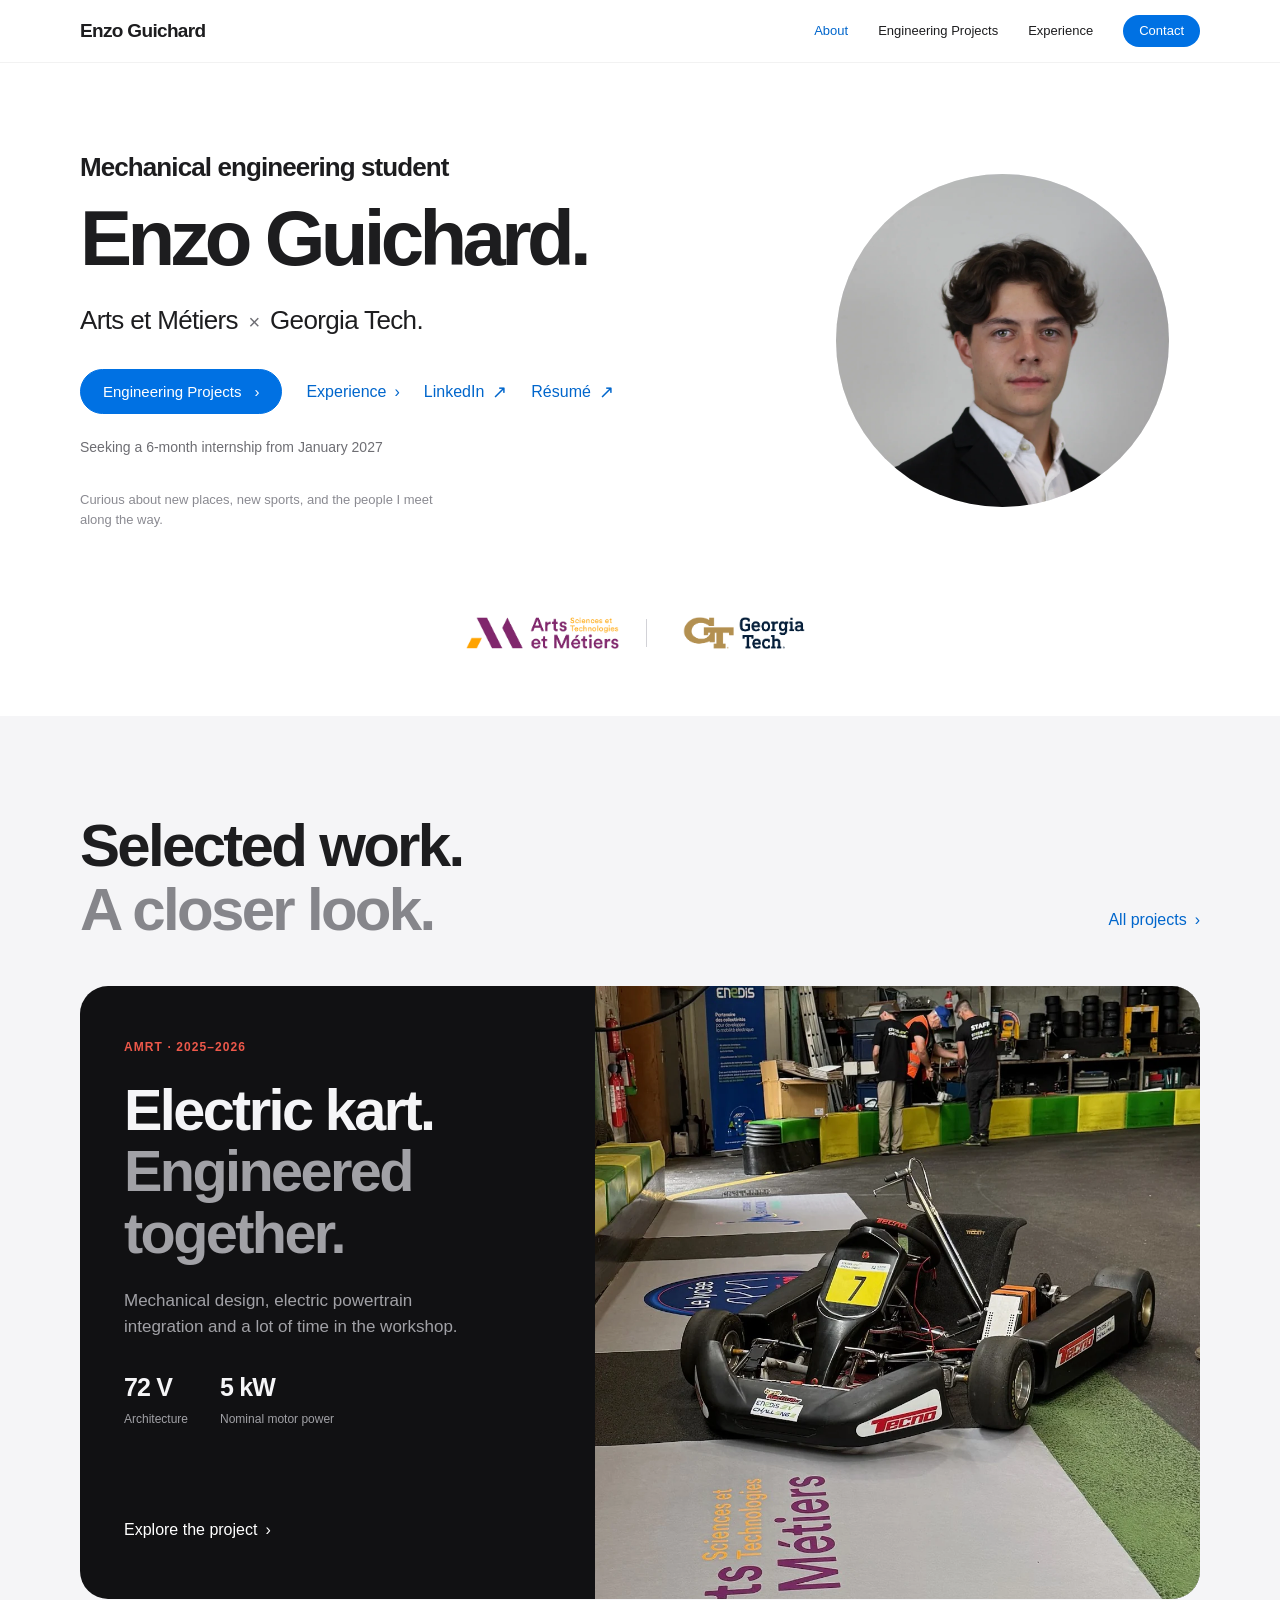
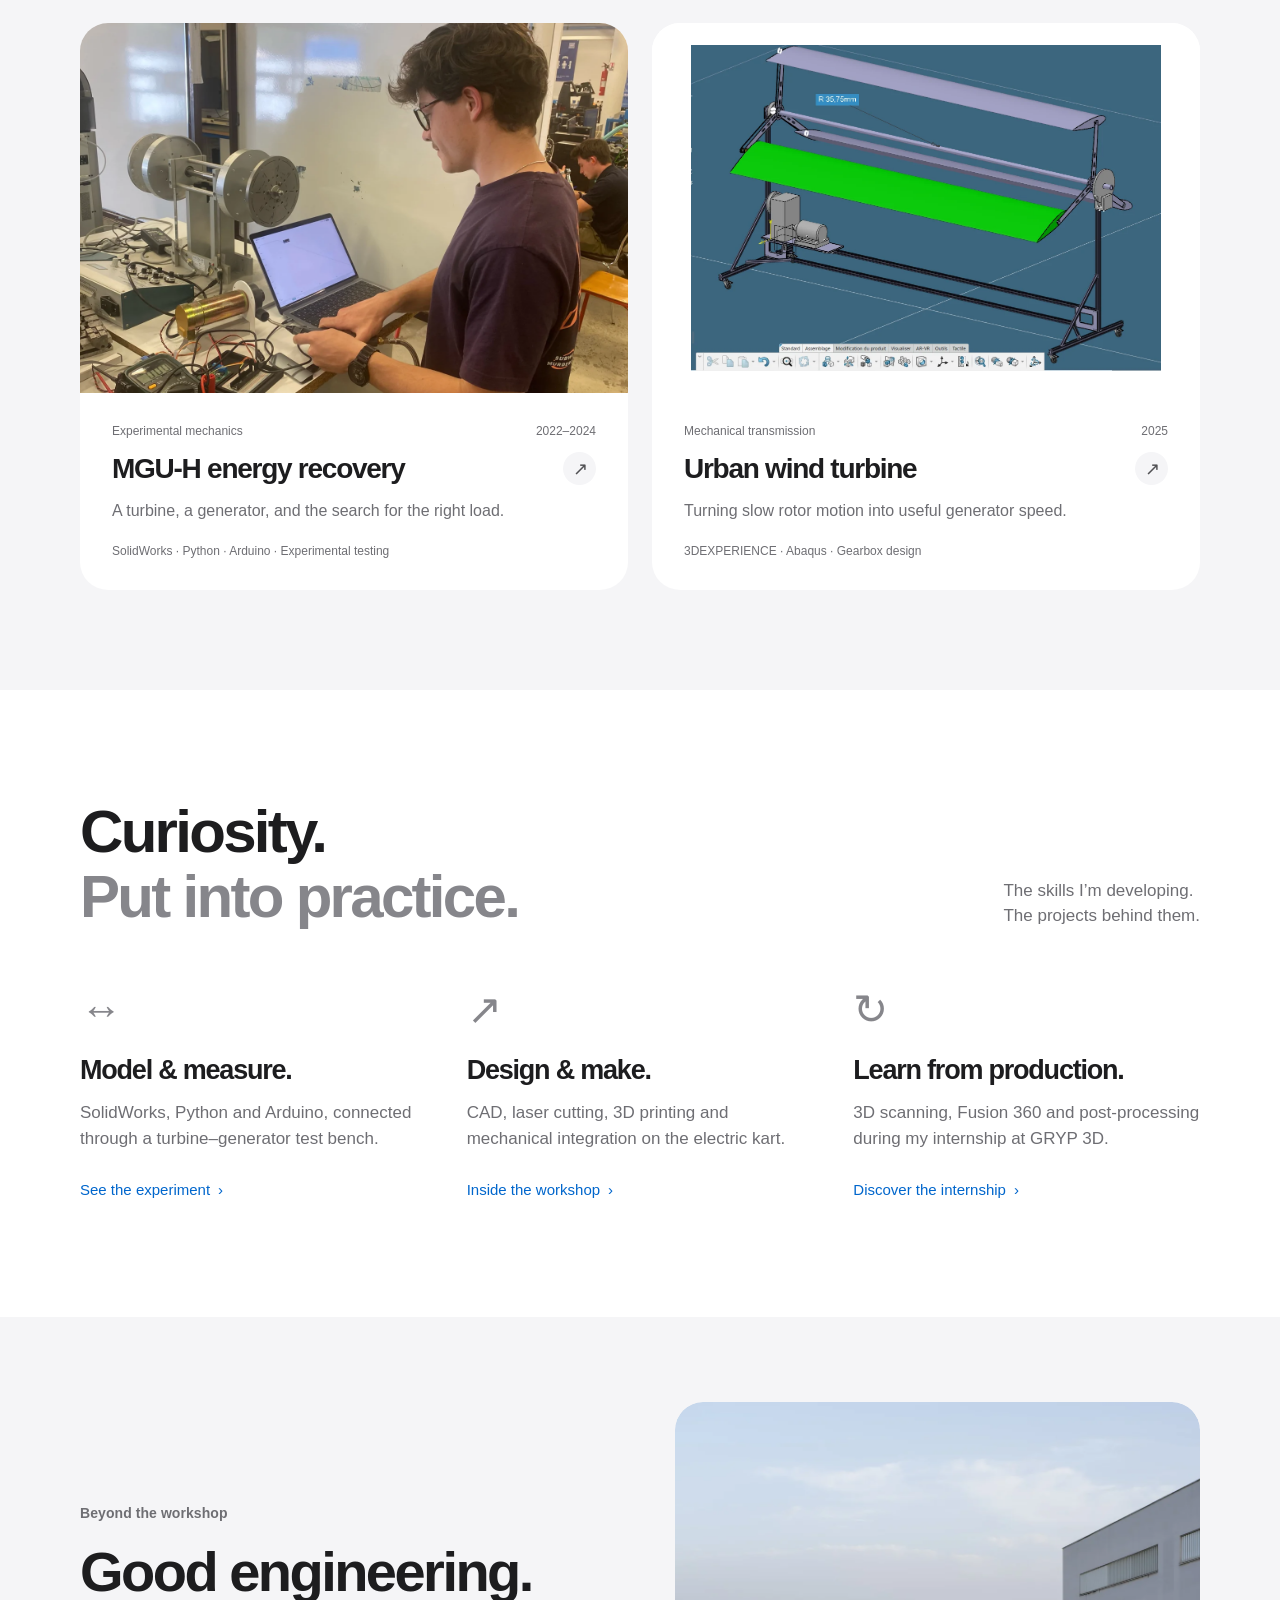
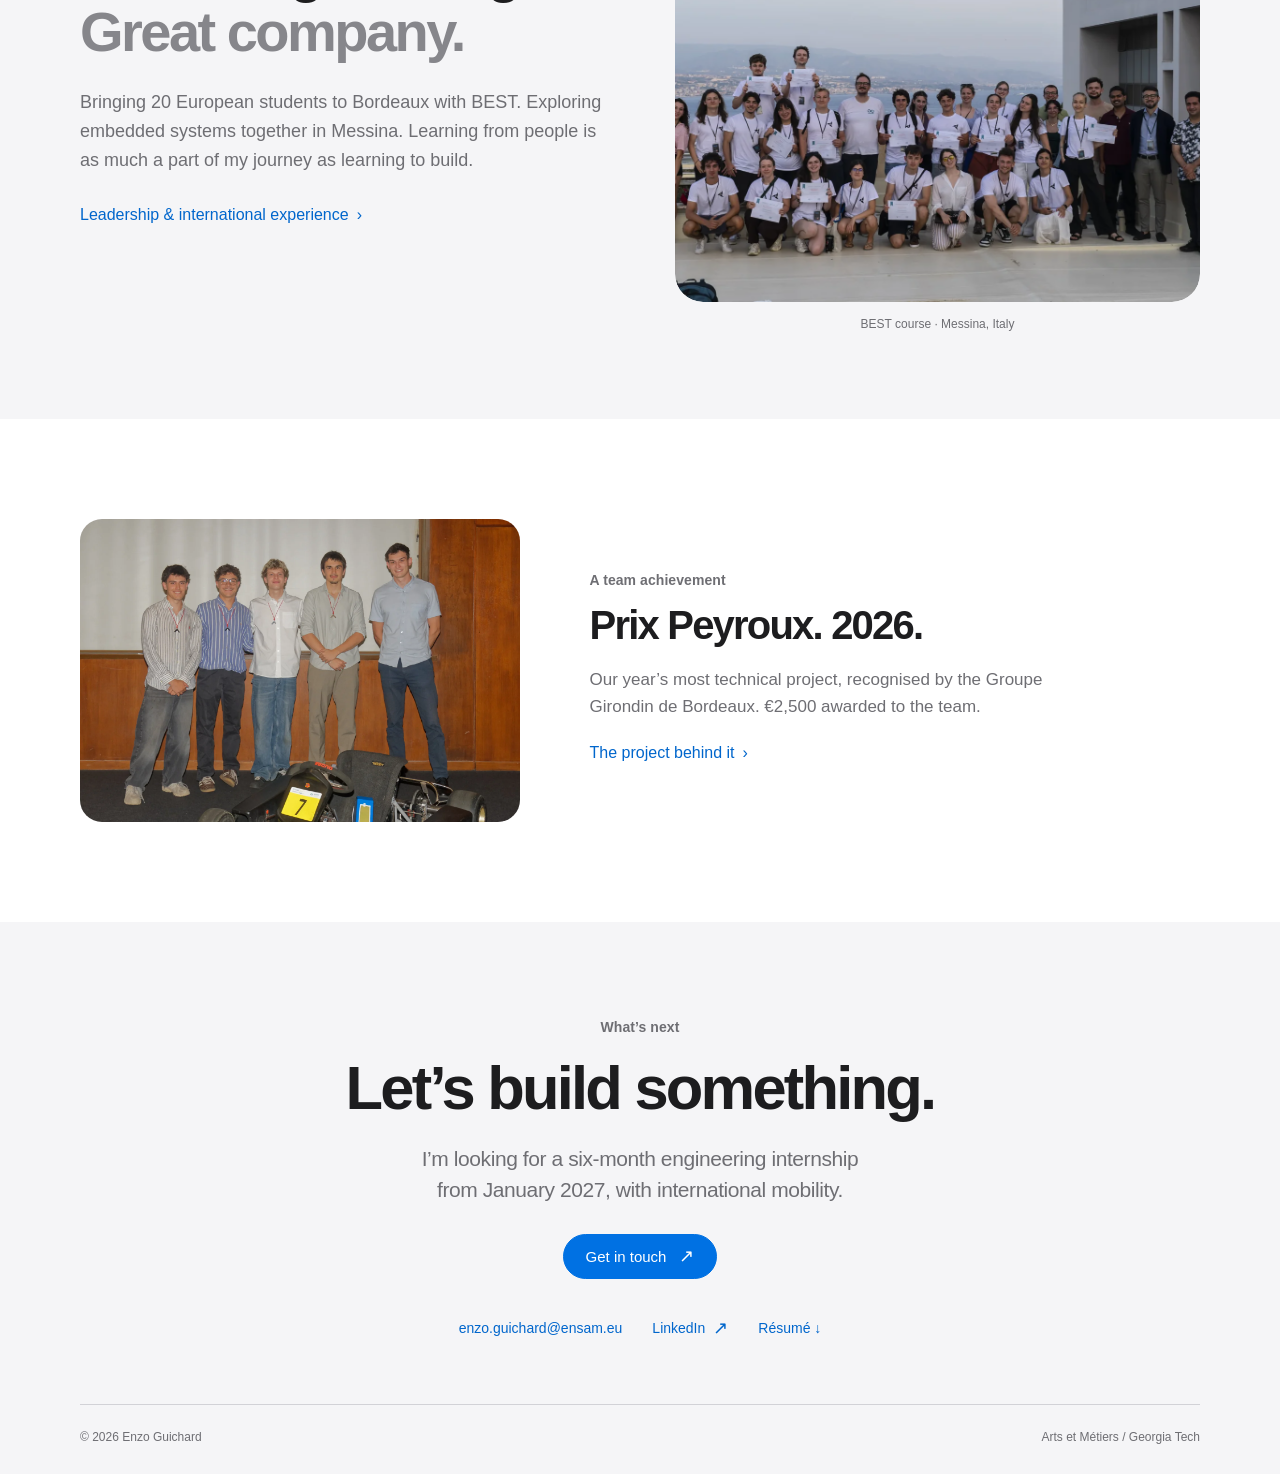
<file: index.html>
<!doctype html>
<html lang="en"><head><meta charset="utf-8"><meta name="viewport" content="width=device-width, initial-scale=1"><meta name="description" content="Mechanical engineering student in the Arts et Métiers / Georgia Tech double-degree programme. Projects, experience and a six-month internship search from January 2027."><meta name="theme-color" content="#ffffff"><meta property="og:type" content="website"><meta property="og:title" content="Enzo Guichard — Mechanical Engineering"><meta property="og:description" content="Mechanical engineering student in the Arts et Métiers / Georgia Tech double-degree programme. Projects, experience and a six-month internship search from January 2027."><title>Enzo Guichard — Mechanical Engineering</title><link rel="icon" href="assets/favicon.svg" type="image/svg+xml"><link rel="stylesheet" href="assets/style.css"><script src="assets/site.js" defer></script></head><body class="home-page"><a class="skip" href="#main">Skip to content</a><header class="nav"><div class="shell nav-inner"><a class="brand" href="./" aria-label="Enzo Guichard — home">Enzo Guichard</a><button class="menu-toggle" type="button" data-menu-button aria-expanded="false" aria-controls="navigation">Menu +</button><nav class="nav-links" id="navigation" data-menu aria-label="Main navigation"><a href="./" aria-current="page">About</a><a href="projects/">Engineering Projects</a><a href="experience/">Experience</a><a href="#contact" class="nav-contact">Contact</a></nav></div></header><main id="main">
<section class="hero shell" aria-labelledby="intro-title">
  <figure class="portrait-wrap" data-intro><img src="assets/images/portrait.webp" srcset="assets/images/portrait-800.webp 800w, assets/images/portrait.webp 1600w" sizes="(max-width:760px) 100vw, (max-width:1200px) 70vw, 1100px" width="1600" height="1167" alt="Portrait of Enzo Guichard" loading="eager" decoding="async" fetchpriority="high" class=""></figure>
  <div class="hero-copy">
    <p class="eyebrow" data-intro>Mechanical engineering student</p>
    <h1 id="intro-title" data-intro>Enzo Guichard.</h1>
    <p class="hero-intro" data-intro>Arts et Métiers <span class="degree-cross" aria-label="and">×</span> Georgia Tech.</p>
    <div class="hero-actions" data-intro>
      <a class="button primary" href="projects/">Engineering Projects <span aria-hidden="true">›</span></a>
      <a class="text-link" href="experience/">Experience <span aria-hidden="true">›</span></a>
      <a class="text-link" href="https://www.linkedin.com/in/enzo-guichard-087701239/" target="_blank" rel="noopener noreferrer">LinkedIn <span class="arrow" aria-hidden="true">↗</span></a>
      <a class="text-link" href="assets/documents/enzo-guichard-resume.pdf" target="_blank" rel="noopener">Résumé <span class="arrow" aria-hidden="true">↗</span></a>
    </div>
    <p class="hero-availability" data-intro>Seeking a 6-month internship from January 2027</p>
    <p class="hero-personal" data-intro>Curious about new places, new sports, and the people I meet along the way.</p>

  </div>
  <div class="schools" aria-label="Double-degree programme" data-intro>
    <img src="assets/identity/arts-et-metiers.png" alt="Arts et Métiers" width="322" height="84">
    <span class="school-divider" aria-hidden="true"></span>
    <img class="gt-logo" src="assets/identity/georgia-tech.png" alt="Georgia Tech" width="750" height="266">
  </div>
</section>
<section class="work-section" id="work">
  <div class="shell">
    <div class="section-head" data-reveal><h2>Selected work.<br><span>A closer look.</span></h2><a class="text-link" href="projects/">All projects <span aria-hidden="true">›</span></a></div>
    <article class="project-feature" data-reveal>
      <div class="project-feature-copy">
        <p class="racing-label">AMRT · 2025–2026</p>
        <h3>Electric kart.<br><span>Engineered<br>together.</span></h3>
        <p>Mechanical design, electric powertrain integration and a lot of time in the workshop.</p>
        <div class="feature-specs"><span><strong>72 V</strong> Architecture</span><span><strong>5 kW</strong> Nominal motor power</span></div>
        <a class="text-link" href="projects/electric-kart/">Explore the project <span aria-hidden="true">›</span></a>
      </div>
      <a class="project-photo" href="projects/electric-kart/" aria-label="Explore the electric kart project"><img src="assets/images/kart-paddock.webp" srcset="assets/images/kart-paddock-800.webp 790w, assets/images/kart-paddock.webp 1081w" sizes="(max-width:760px) 100vw, (max-width:1200px) 70vw, 1100px" width="1081" height="1095" alt="The team’s number 7 electric kart at the ENEDIS EV Challenge venue" loading="lazy" decoding="async" class=""></a>
    </article>
    <div class="project-pair"><article class="project-tile" data-reveal><a class="project-photo" href="projects/mgu-h-energy-recovery/" aria-label="Explore MGU-H energy recovery"><img src="assets/images/mgu.webp" srcset="assets/images/mgu-800.webp 800w, assets/images/mgu.webp 1600w" sizes="(max-width:760px) 100vw, (max-width:1200px) 70vw, 1100px" width="1600" height="900" alt="Enzo working at the turbine and generator test bench" loading="lazy" decoding="async" class=""></a><div class="tile-caption"><div class="project-id"><span>Experimental mechanics</span><span>2022–2024</span></div><h3><a href="projects/mgu-h-energy-recovery/">MGU-H energy recovery</a><span class="arrow" aria-hidden="true">↗</span></h3><p>A turbine, a generator, and the search for the right load.</p><p class="project-tags">SolidWorks · Python · Arduino · Experimental testing</p></div></article><article class="project-tile" data-reveal><a class="project-photo contain" href="projects/urban-wind-turbine/" aria-label="Explore Urban wind turbine"><img src="assets/images/wind-whole.webp" width="1186" height="825" alt="CAD model of the complete wind turbine and its drivetrain" loading="lazy" decoding="async" class=""></a><div class="tile-caption"><div class="project-id"><span>Mechanical transmission</span><span>2025</span></div><h3><a href="projects/urban-wind-turbine/">Urban wind turbine</a><span class="arrow" aria-hidden="true">↗</span></h3><p>Turning slow rotor motion into useful generator speed.</p><p class="project-tags">3DEXPERIENCE · Abaqus · Gearbox design</p></div></article></div>
  </div>
</section>
<section class="method shell">
  <div class="section-head" data-reveal><h2>Curiosity.<br><span>Put into practice.</span></h2><p>The skills I’m developing.<br>The projects behind them.</p></div>
  <div class="skill-list">
    <a class="skill-row" href="projects/mgu-h-energy-recovery/" data-reveal><span class="skill-symbol" aria-hidden="true">↔</span><h3>Model & measure.</h3><p>SolidWorks, Python and Arduino, connected through a turbine–generator test bench.</p><span class="text-link">See the experiment <span aria-hidden="true">›</span></span></a>
    <a class="skill-row" href="projects/electric-kart/#fabrication" data-reveal><span class="skill-symbol" aria-hidden="true">↗</span><h3>Design & make.</h3><p>CAD, laser cutting, 3D printing and mechanical integration on the electric kart.</p><span class="text-link">Inside the workshop <span aria-hidden="true">›</span></span></a>
    <a class="skill-row" href="projects/gryp-additive-manufacturing/" data-reveal><span class="skill-symbol" aria-hidden="true">↻</span><h3>Learn from production.</h3><p>3D scanning, Fusion 360 and post-processing during my internship at GRYP 3D.</p><span class="text-link">Discover the internship <span aria-hidden="true">›</span></span></a>
  </div>
</section>
<section class="people-section">
  <div class="shell international">
    <div class="international-copy" data-reveal><p class="eyebrow">Beyond the workshop</p><h2>Good engineering.<br><span>Great company.</span></h2><p>Bringing 20 European students to Bordeaux with BEST. Exploring embedded systems together in Messina. Learning from people is as much a part of my journey as learning to build.</p><a class="text-link" href="experience/#leadership">Leadership & international experience <span aria-hidden="true">›</span></a></div>
    <figure class="international-photo" data-reveal><div class="international-photo-frame"><img src="assets/images/messina.webp" srcset="assets/images/messina-800.webp 800w, assets/images/messina.webp 1600w" sizes="(max-width:760px) 100vw, (max-width:1200px) 70vw, 1100px" width="1600" height="1067" alt="Students taking part in the BEST course in Messina" loading="lazy" decoding="async" class=""></div><figcaption>BEST course · Messina, Italy</figcaption></figure>
  </div>
</section>
<section class="shell award-strip" data-reveal>
  <img src="assets/images/award.webp" width="1600" height="1066" alt="The K’ART team with its kart at the Prix Peyroux ceremony" loading="lazy" decoding="async" class="">
  <div><p class="eyebrow">A team achievement</p><h2>Prix Peyroux. 2026.</h2><p>Our year’s most technical project, recognised by the Groupe Girondin de Bordeaux. €2,500 awarded to the team.</p><a class="text-link" href="projects/electric-kart/#recognition">The project behind it <span aria-hidden="true">›</span></a></div>
</section>
</main><section class="contact" id="contact" aria-labelledby="contact-title"><div class="shell contact-inner" data-reveal><p class="eyebrow">What’s next</p><h2 id="contact-title">Let’s build something.</h2><p>I’m looking for a six-month engineering internship<br class="desktop-break"> from January 2027, with international mobility.</p><a class="button primary" href="mailto:enzo.guichard@ensam.eu">Get in touch <span class="arrow" aria-hidden="true">↗</span></a><div class="contact-links"><a class="text-link" href="mailto:enzo.guichard@ensam.eu">enzo.guichard@ensam.eu</a><a class="text-link" href="https://www.linkedin.com/in/enzo-guichard-087701239/" target="_blank" rel="noopener noreferrer">LinkedIn <span class="arrow" aria-hidden="true">↗</span></a><a class="text-link" href="assets/documents/enzo-guichard-resume.pdf" download="Enzo-Guichard-Resume.pdf">Résumé ↓</a></div></div></section><footer class="footer"><div class="shell footer-inner"><span>© 2026 Enzo Guichard</span><span>Arts et Métiers / Georgia Tech</span></div></footer></body></html>
</file>
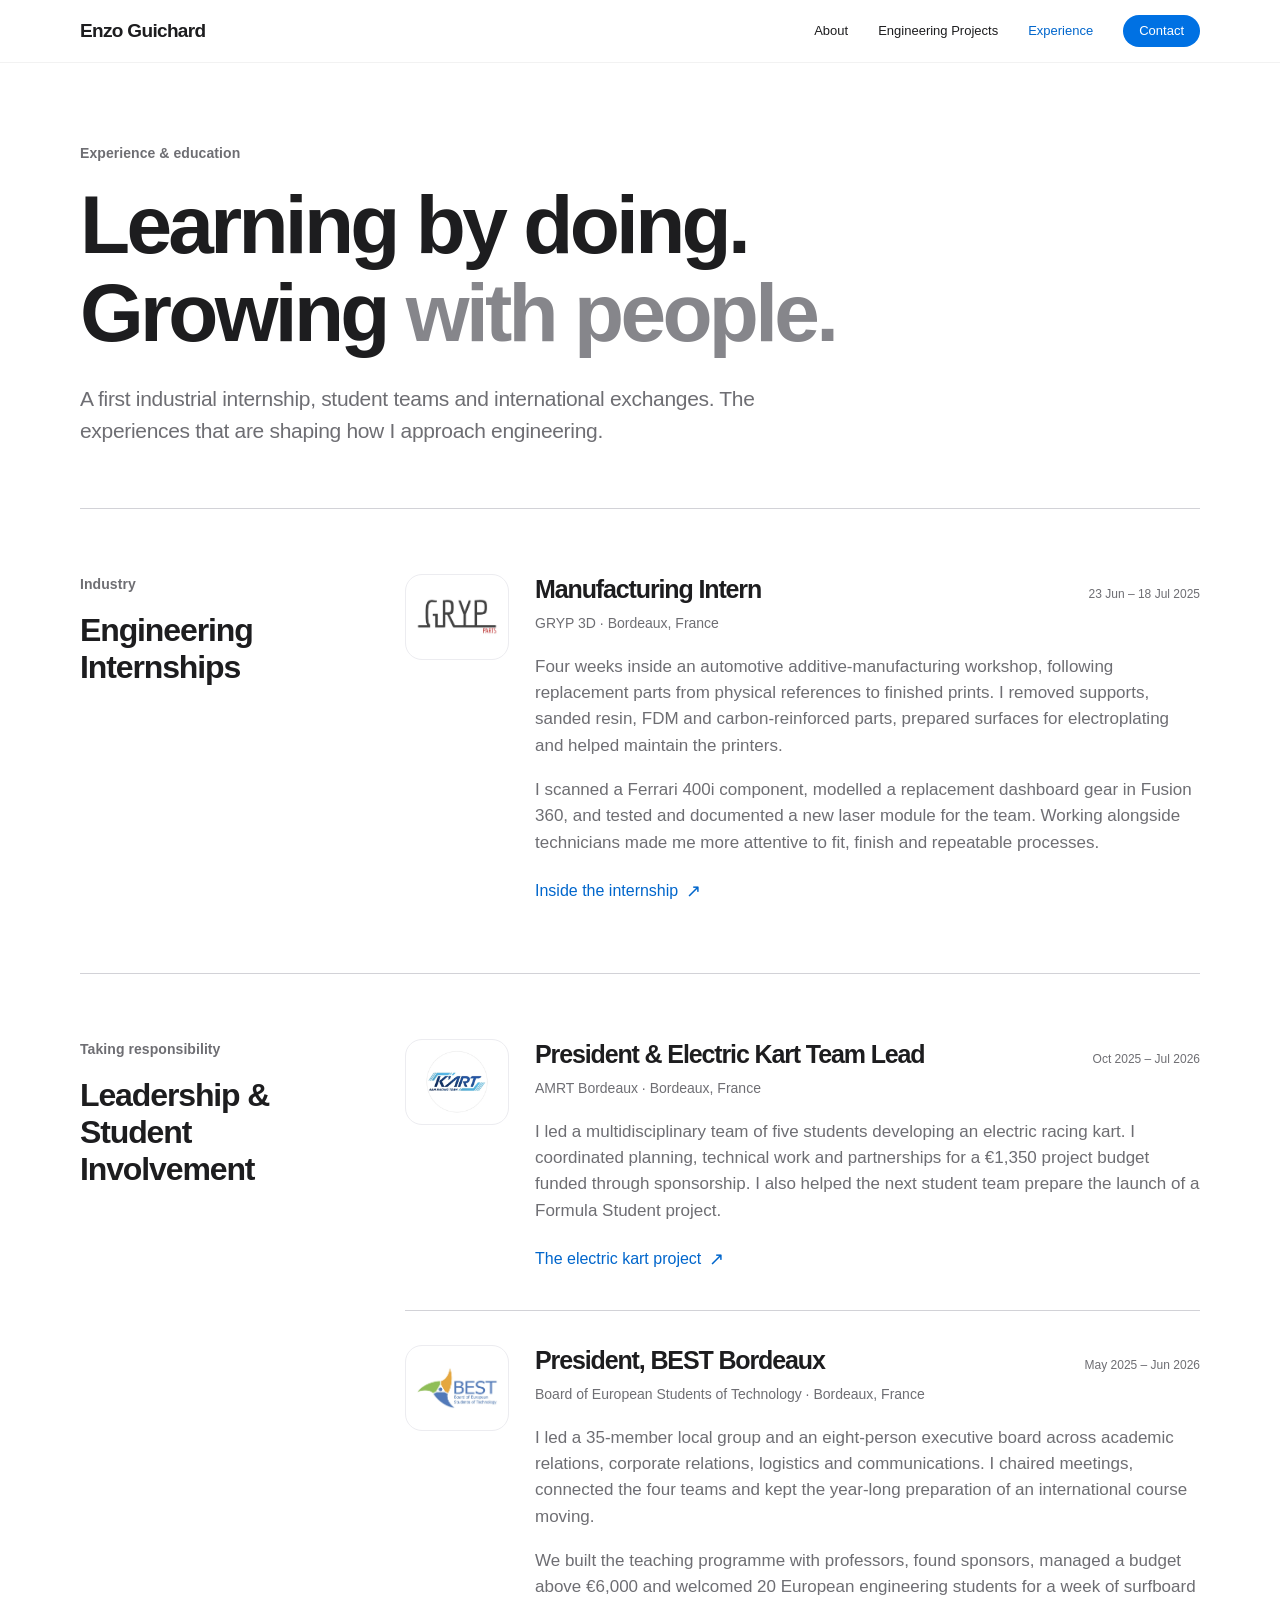
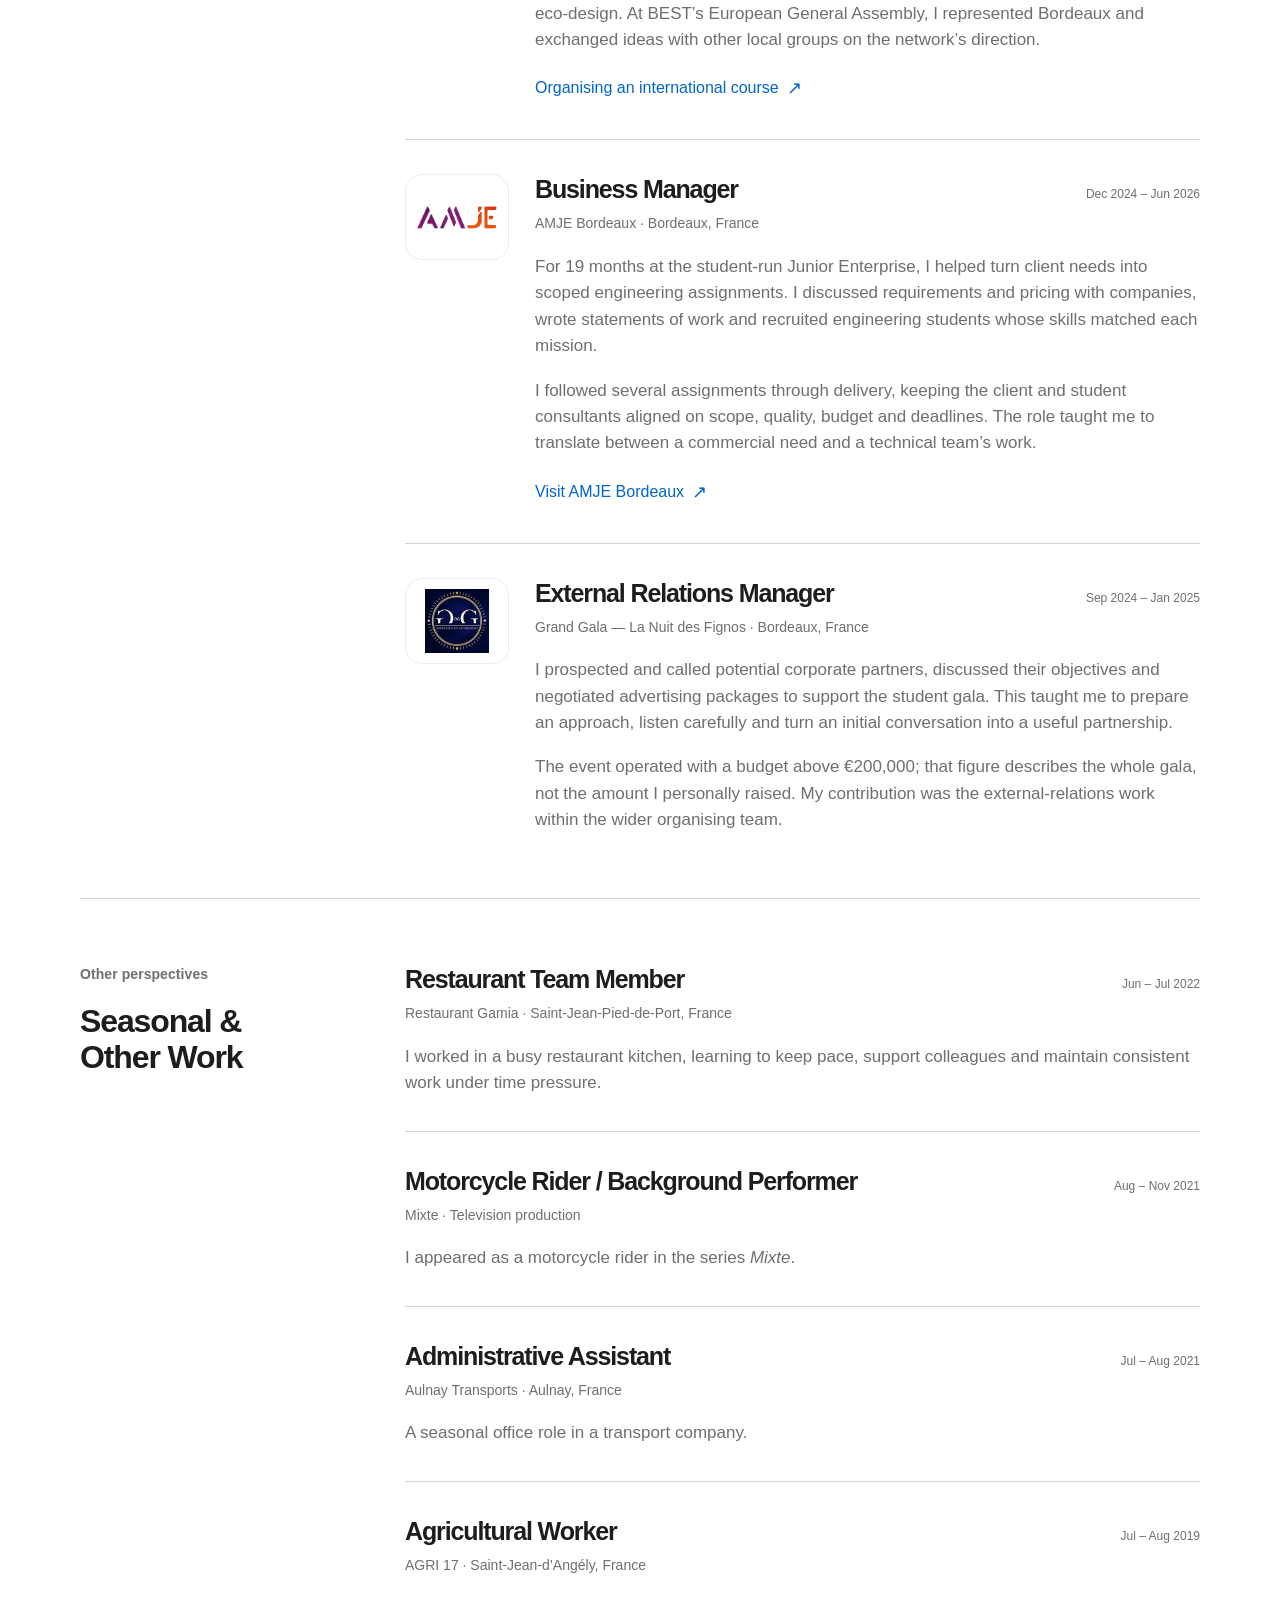
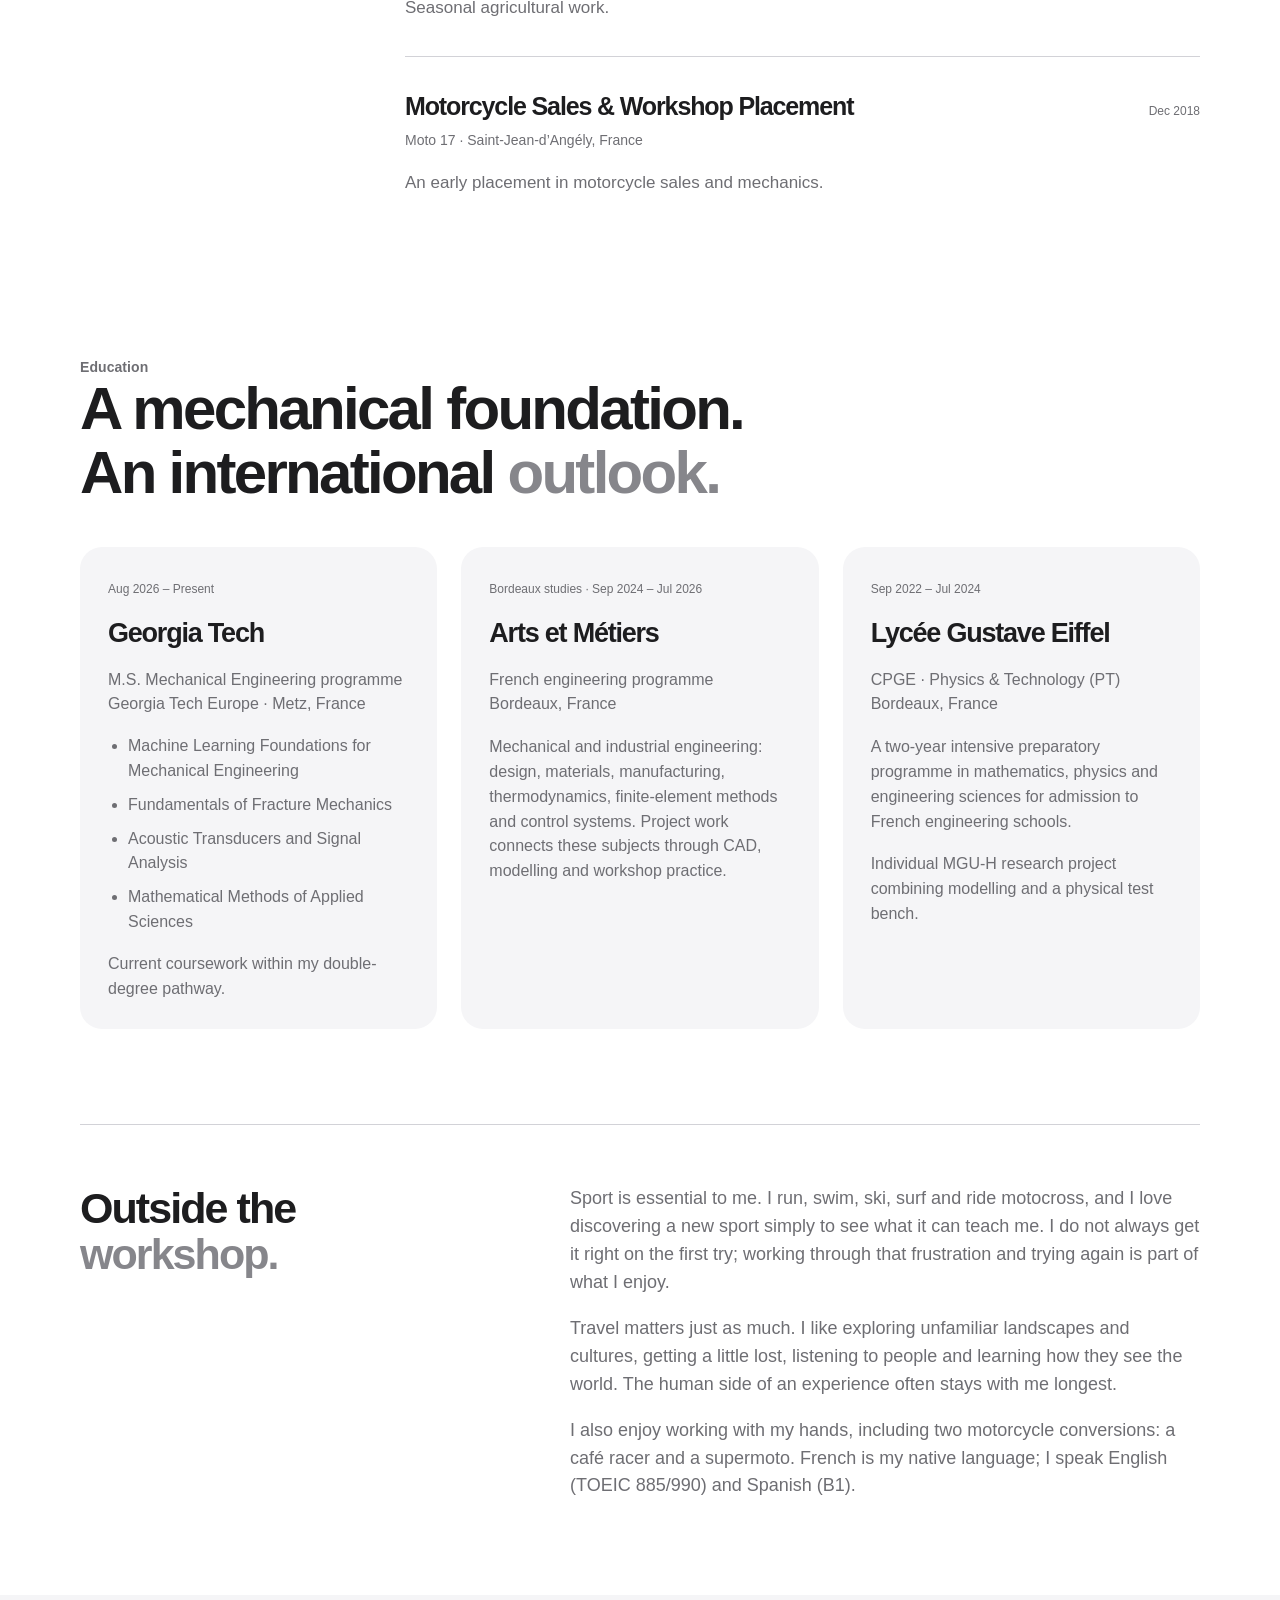
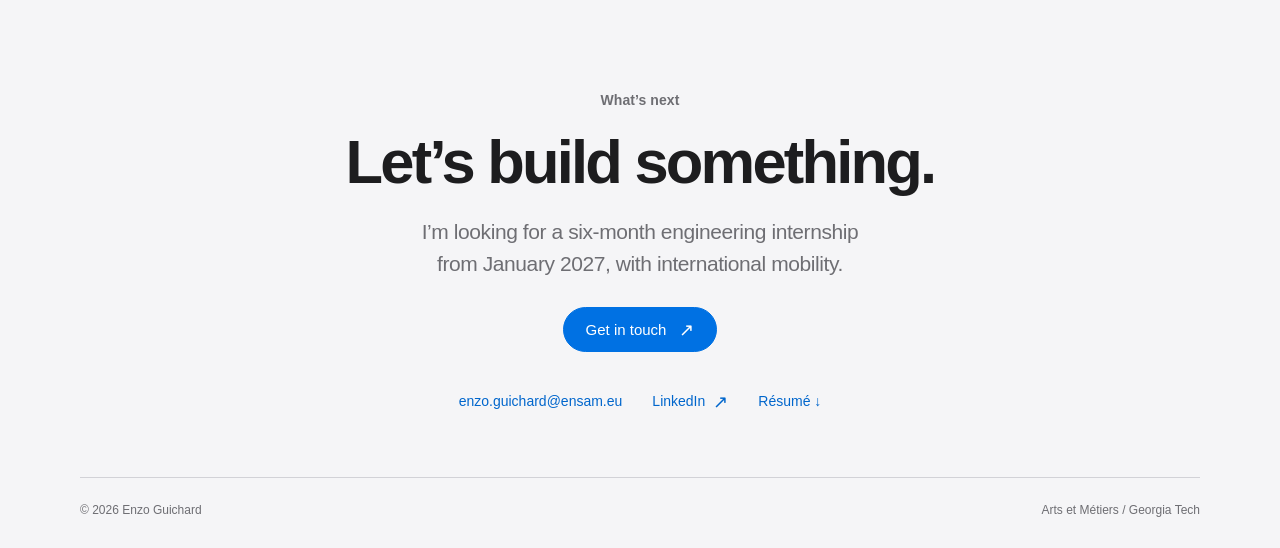
<file: experience/index.html>
<!doctype html>
<html lang="en"><head><meta charset="utf-8"><meta name="viewport" content="width=device-width, initial-scale=1"><meta name="description" content="Engineering internship at GRYP 3D, student leadership at AMRT and BEST, client projects at AMJE and international engineering studies."><meta name="theme-color" content="#ffffff"><meta property="og:type" content="website"><meta property="og:title" content="Experience &amp; Education — Enzo Guichard"><meta property="og:description" content="Engineering internship at GRYP 3D, student leadership at AMRT and BEST, client projects at AMJE and international engineering studies."><title>Experience &amp; Education — Enzo Guichard</title><link rel="icon" href="../assets/favicon.svg" type="image/svg+xml"><link rel="stylesheet" href="../assets/style.css"><script src="../assets/site.js" defer></script></head><body class=""><a class="skip" href="#main">Skip to content</a><header class="nav"><div class="shell nav-inner"><a class="brand" href="../" aria-label="Enzo Guichard — home">Enzo Guichard</a><button class="menu-toggle" type="button" data-menu-button aria-expanded="false" aria-controls="navigation">Menu +</button><nav class="nav-links" id="navigation" data-menu aria-label="Main navigation"><a href="../">About</a><a href="../projects/">Engineering Projects</a><a href="../experience/" aria-current="page">Experience</a><a href="#contact" class="nav-contact">Contact</a></nav></div></header><main id="main"><section class="page-hero shell"><p class="eyebrow accent">Experience & education</p><h1>Learning by doing.<br>Growing <span class="serif">with people.</span></h1><p class="page-lede">A first industrial internship, student teams and international exchanges. The experiences that are shaping how I approach engineering.</p></section>
<div class="shell">
<section class="experience-section" id="internships"><div class="experience-label"><p class="eyebrow">Industry</p><h2>Engineering<br>Internships</h2></div><div><article class="experience-entry has-logo"><div class="entry-logo"><img src="../assets/identity/gryp-experience.webp" width="389" height="175" alt="GRYP Parts logo" loading="lazy"></div><div class="entry-top"><h3>Manufacturing Intern</h3><span class="entry-date">23 Jun – 18 Jul 2025</span></div><div class="entry-org">GRYP 3D · Bordeaux, France</div><p>Four weeks inside an automotive additive-manufacturing workshop, following replacement parts from physical references to finished prints. I removed supports, sanded resin, FDM and carbon-reinforced parts, prepared surfaces for electroplating and helped maintain the printers.</p><p>I scanned a Ferrari 400i component, modelled a replacement dashboard gear in Fusion 360, and tested and documented a new laser module for the team. Working alongside technicians made me more attentive to fit, finish and repeatable processes.</p><a class="text-link" href="../projects/gryp-additive-manufacturing/">Inside the internship <span class="arrow" aria-hidden="true">↗</span></a></article></div></section>
<section class="experience-section" id="leadership"><div class="experience-label"><p class="eyebrow">Taking responsibility</p><h2>Leadership &<br>Student Involvement</h2></div><div>
<article class="experience-entry has-logo"><div class="entry-logo"><img src="../assets/identity/kart-team-experience.webp" width="403" height="400" alt="K’ART racing team logo" loading="lazy"></div><div class="entry-top"><h3>President & Electric Kart Team Lead</h3><span class="entry-date">Oct 2025 – Jul 2026</span></div><div class="entry-org">AMRT Bordeaux · Bordeaux, France</div><p>I led a multidisciplinary team of five students developing an electric racing kart. I coordinated planning, technical work and partnerships for a €1,350 project budget funded through sponsorship. I also helped the next student team prepare the launch of a Formula Student project.</p><a class="text-link" href="../projects/electric-kart/">The electric kart project <span class="arrow" aria-hidden="true">↗</span></a></article>
<article class="experience-entry has-logo"><div class="entry-logo"><img src="../assets/identity/best-experience.webp" width="700" height="366" alt="BEST logo" loading="lazy"></div><div class="entry-top"><h3>President, BEST Bordeaux</h3><span class="entry-date">May 2025 – Jun 2026</span></div><div class="entry-org">Board of European Students of Technology · Bordeaux, France</div><p>I led a 35-member local group and an eight-person executive board across academic relations, corporate relations, logistics and communications. I chaired meetings, connected the four teams and kept the year-long preparation of an international course moving.</p><p>We built the teaching programme with professors, found sponsors, managed a budget above €6,000 and welcomed 20 European engineering students for a week of surfboard eco-design. At BEST’s European General Assembly, I represented Bordeaux and exchanged ideas with other local groups on the network’s direction.</p><a class="text-link" href="../projects/eco-surfboard/">Organising an international course <span class="arrow" aria-hidden="true">↗</span></a></article>
<article class="experience-entry has-logo"><div class="entry-logo"><img src="../assets/identity/amje-experience.webp" width="459" height="140" alt="AMJE logo" loading="lazy"></div><div class="entry-top"><h3>Business Manager</h3><span class="entry-date">Dec 2024 – Jun 2026</span></div><div class="entry-org">AMJE Bordeaux · Bordeaux, France</div><p>For 19 months at the student-run Junior Enterprise, I helped turn client needs into scoped engineering assignments. I discussed requirements and pricing with companies, wrote statements of work and recruited engineering students whose skills matched each mission.</p><p>I followed several assignments through delivery, keeping the client and student consultants aligned on scope, quality, budget and deadlines. The role taught me to translate between a commercial need and a technical team’s work.</p><a class="text-link" href="https://www.amje-bordeaux.fr/" target="_blank" rel="noopener noreferrer">Visit AMJE Bordeaux <span class="arrow" aria-hidden="true">↗</span></a></article>
<article class="experience-entry has-logo"><div class="entry-logo"><img src="../assets/identity/gala-experience.webp" width="400" height="400" alt="Grand Gala des Arts et Métiers logo" loading="lazy"></div><div class="entry-top"><h3>External Relations Manager</h3><span class="entry-date">Sep 2024 – Jan 2025</span></div><div class="entry-org">Grand Gala — La Nuit des Fignos · Bordeaux, France</div><p>I prospected and called potential corporate partners, discussed their objectives and negotiated advertising packages to support the student gala. This taught me to prepare an approach, listen carefully and turn an initial conversation into a useful partnership.</p><p>The event operated with a budget above €200,000; that figure describes the whole gala, not the amount I personally raised. My contribution was the external-relations work within the wider organising team.</p></article>
</div></section>
<section class="experience-section" id="other-work"><div class="experience-label"><p class="eyebrow">Other perspectives</p><h2>Seasonal &<br>Other Work</h2></div><div>
<article class="experience-entry"><div class="entry-top"><h3>Restaurant Team Member</h3><span class="entry-date">Jun – Jul 2022</span></div><div class="entry-org">Restaurant Gamia · Saint-Jean-Pied-de-Port, France</div><p>I worked in a busy restaurant kitchen, learning to keep pace, support colleagues and maintain consistent work under time pressure.</p></article>
<article class="experience-entry"><div class="entry-top"><h3>Motorcycle Rider / Background Performer</h3><span class="entry-date">Aug – Nov 2021</span></div><div class="entry-org">Mixte · Television production</div><p>I appeared as a motorcycle rider in the series <em>Mixte</em>.</p></article>
<article class="experience-entry"><div class="entry-top"><h3>Administrative Assistant</h3><span class="entry-date">Jul – Aug 2021</span></div><div class="entry-org">Aulnay Transports · Aulnay, France</div><p>A seasonal office role in a transport company.</p></article>
<article class="experience-entry"><div class="entry-top"><h3>Agricultural Worker</h3><span class="entry-date">Jul – Aug 2019</span></div><div class="entry-org">AGRI 17 · Saint-Jean-d’Angély, France</div><p>Seasonal agricultural work.</p></article>
<article class="experience-entry"><div class="entry-top"><h3>Motorcycle Sales & Workshop Placement</h3><span class="entry-date">Dec 2018</span></div><div class="entry-org">Moto 17 · Saint-Jean-d’Angély, France</div><p>An early placement in motorcycle sales and mechanics.</p></article>
</div></section>
<section class="section" id="education"><p class="eyebrow accent">Education</p><h2 class="section-title">A mechanical foundation.<br>An international <span class="serif">outlook.</span></h2><div class="education-list">
<article class="education-item"><span class="date">Aug 2026 – Present</span><h3>Georgia Tech</h3><p>M.S. Mechanical Engineering programme<br>Georgia Tech Europe · Metz, France</p><ul><li>Machine Learning Foundations for Mechanical Engineering</li><li>Fundamentals of Fracture Mechanics</li><li>Acoustic Transducers and Signal Analysis</li><li>Mathematical Methods of Applied Sciences</li></ul><p>Current coursework within my double-degree pathway.</p></article>
<article class="education-item"><span class="date">Bordeaux studies · Sep 2024 – Jul 2026</span><h3>Arts et Métiers</h3><p>French engineering programme<br>Bordeaux, France</p><p>Mechanical and industrial engineering: design, materials, manufacturing, thermodynamics, finite-element methods and control systems. Project work connects these subjects through CAD, modelling and workshop practice.</p></article>
<article class="education-item"><span class="date">Sep 2022 – Jul 2024</span><h3>Lycée Gustave Eiffel</h3><p>CPGE · Physics & Technology (PT)<br>Bordeaux, France</p><p>A two-year intensive preparatory programme in mathematics, physics and engineering sciences for admission to French engineering schools.</p><p>Individual MGU-H research project combining modelling and a physical test bench.</p></article>
</div></section>
<section class="personal-note"><h2>Outside the<br><span class="serif">workshop.</span></h2><div><p>Sport is essential to me. I run, swim, ski, surf and ride motocross, and I love discovering a new sport simply to see what it can teach me. I do not always get it right on the first try; working through that frustration and trying again is part of what I enjoy.</p><p>Travel matters just as much. I like exploring unfamiliar landscapes and cultures, getting a little lost, listening to people and learning how they see the world. The human side of an experience often stays with me longest.</p><p>I also enjoy working with my hands, including two motorcycle conversions: a café racer and a supermoto. French is my native language; I speak English (TOEIC 885/990) and Spanish (B1).</p></div></section>
</div>
</main><section class="contact" id="contact" aria-labelledby="contact-title"><div class="shell contact-inner" data-reveal><p class="eyebrow">What’s next</p><h2 id="contact-title">Let’s build something.</h2><p>I’m looking for a six-month engineering internship<br class="desktop-break"> from January 2027, with international mobility.</p><a class="button primary" href="mailto:enzo.guichard@ensam.eu">Get in touch <span class="arrow" aria-hidden="true">↗</span></a><div class="contact-links"><a class="text-link" href="mailto:enzo.guichard@ensam.eu">enzo.guichard@ensam.eu</a><a class="text-link" href="https://www.linkedin.com/in/enzo-guichard-087701239/" target="_blank" rel="noopener noreferrer">LinkedIn <span class="arrow" aria-hidden="true">↗</span></a><a class="text-link" href="../assets/documents/enzo-guichard-resume.pdf" download="Enzo-Guichard-Resume.pdf">Résumé ↓</a></div></div></section><footer class="footer"><div class="shell footer-inner"><span>© 2026 Enzo Guichard</span><span>Arts et Métiers / Georgia Tech</span></div></footer></body></html>
</file>
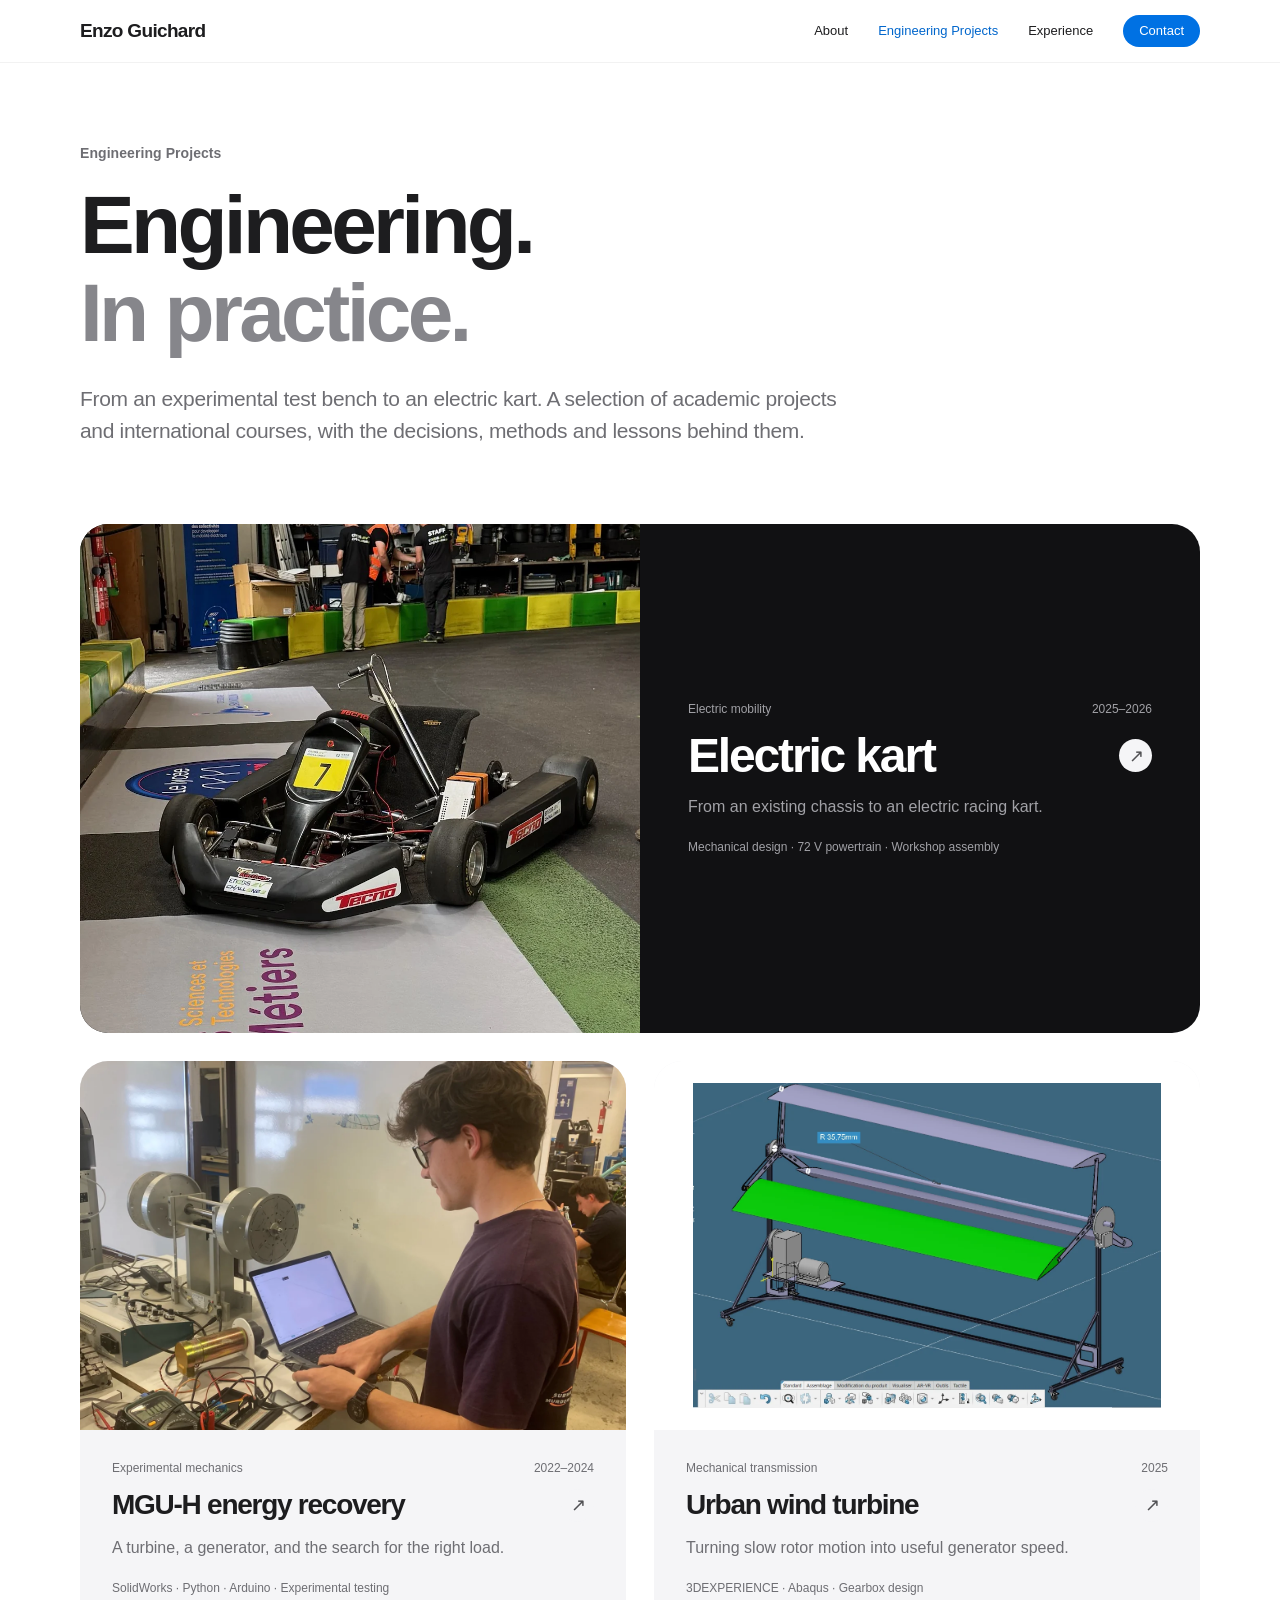
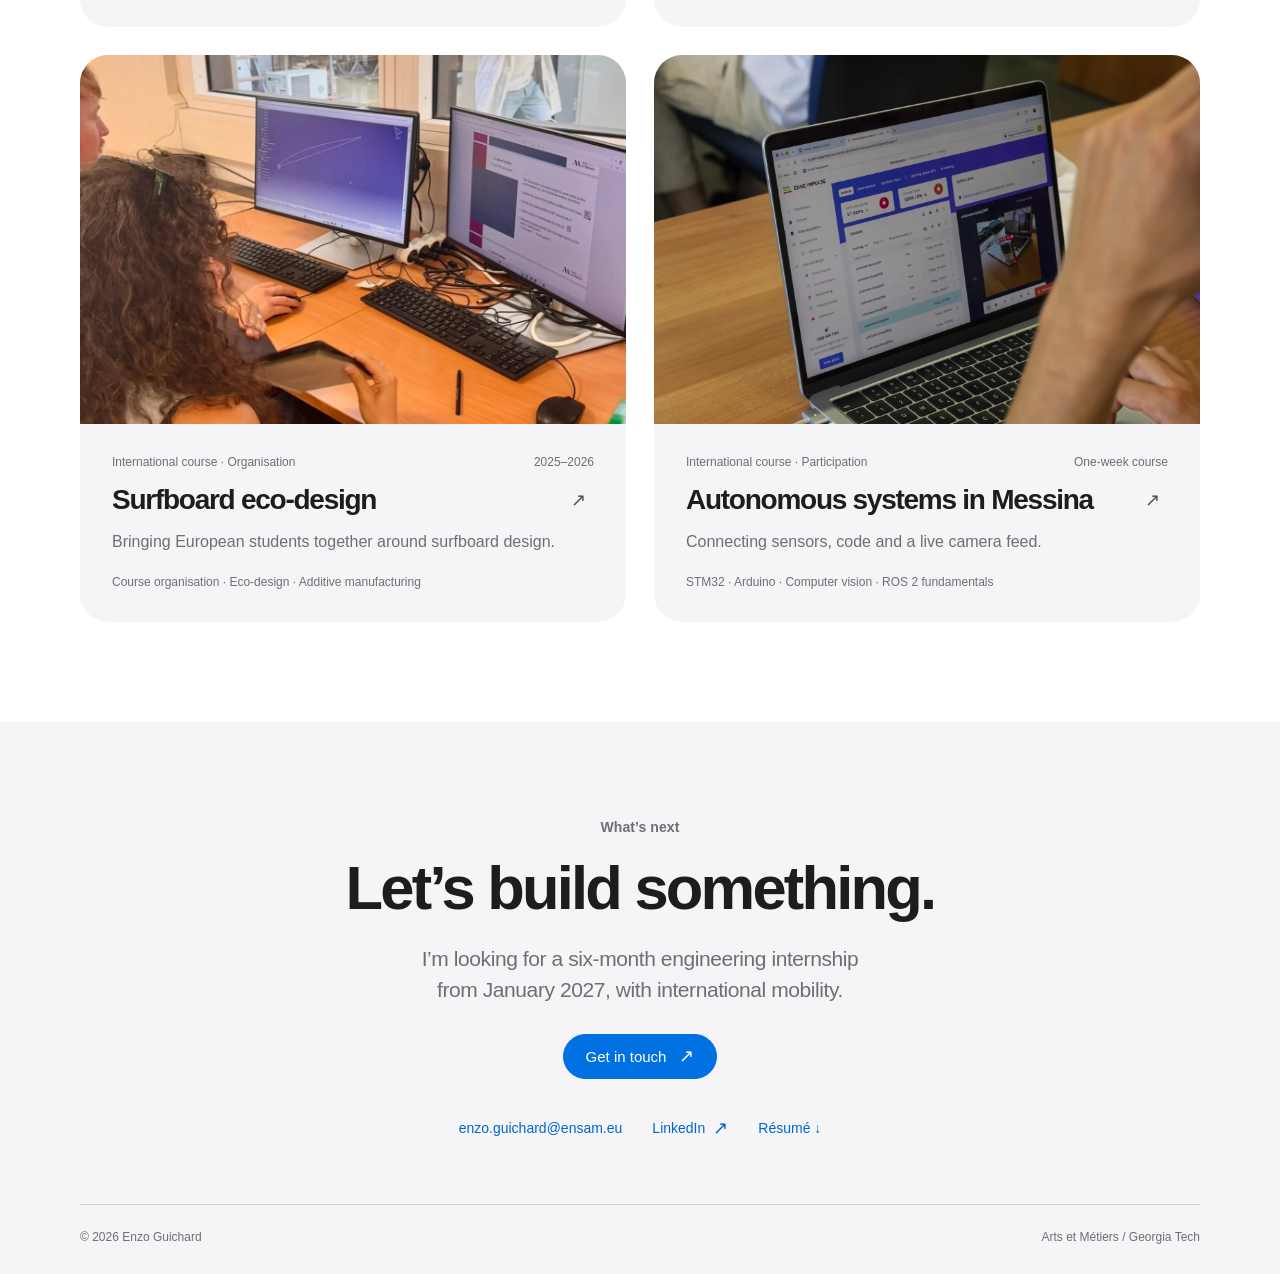
<file: projects/index.html>
<!doctype html>
<html lang="en"><head><meta charset="utf-8"><meta name="viewport" content="width=device-width, initial-scale=1"><meta name="description" content="Mechanical design, experimental energy recovery and international technical courses. Explore Enzo Guichard’s engineering work."><meta name="theme-color" content="#ffffff"><meta property="og:type" content="website"><meta property="og:title" content="Engineering Projects — Enzo Guichard"><meta property="og:description" content="Mechanical design, experimental energy recovery and international technical courses. Explore Enzo Guichard’s engineering work."><title>Engineering Projects — Enzo Guichard</title><link rel="icon" href="../assets/favicon.svg" type="image/svg+xml"><link rel="stylesheet" href="../assets/style.css"><script src="../assets/site.js" defer></script></head><body class=""><a class="skip" href="#main">Skip to content</a><header class="nav"><div class="shell nav-inner"><a class="brand" href="../" aria-label="Enzo Guichard — home">Enzo Guichard</a><button class="menu-toggle" type="button" data-menu-button aria-expanded="false" aria-controls="navigation">Menu +</button><nav class="nav-links" id="navigation" data-menu aria-label="Main navigation"><a href="../">About</a><a href="../projects/" aria-current="page">Engineering Projects</a><a href="../experience/">Experience</a><a href="#contact" class="nav-contact">Contact</a></nav></div></header><main id="main"><section class="page-hero shell"><p class="eyebrow accent">Engineering Projects</p><h1>Engineering.<br><span class="serif">In practice.</span></h1><p class="page-lede">From an experimental test bench to an electric kart. A selection of academic projects and international courses, with the decisions, methods and lessons behind them.</p></section><div class="gallery-grid shell"><article class="project-tile" data-reveal><a class="project-photo" href="../projects/electric-kart/" aria-label="Explore Electric kart"><img src="../assets/images/kart-paddock.webp" srcset="../assets/images/kart-paddock-800.webp 790w, ../assets/images/kart-paddock.webp 1081w" sizes="(max-width:760px) 100vw, (max-width:1200px) 70vw, 1100px" width="1081" height="1095" alt="The team’s number 7 electric kart at the ENEDIS EV Challenge venue" loading="lazy" decoding="async" class=""></a><div class="tile-caption"><div class="project-id"><span>Electric mobility</span><span>2025–2026</span></div><h3><a href="../projects/electric-kart/">Electric kart</a><span class="arrow" aria-hidden="true">↗</span></h3><p>From an existing chassis to an electric racing kart.</p><p class="project-tags">Mechanical design · 72 V powertrain · Workshop assembly</p></div></article><article class="project-tile" data-reveal><a class="project-photo" href="../projects/mgu-h-energy-recovery/" aria-label="Explore MGU-H energy recovery"><img src="../assets/images/mgu.webp" srcset="../assets/images/mgu-800.webp 800w, ../assets/images/mgu.webp 1600w" sizes="(max-width:760px) 100vw, (max-width:1200px) 70vw, 1100px" width="1600" height="900" alt="Enzo working at the turbine and generator test bench" loading="lazy" decoding="async" class=""></a><div class="tile-caption"><div class="project-id"><span>Experimental mechanics</span><span>2022–2024</span></div><h3><a href="../projects/mgu-h-energy-recovery/">MGU-H energy recovery</a><span class="arrow" aria-hidden="true">↗</span></h3><p>A turbine, a generator, and the search for the right load.</p><p class="project-tags">SolidWorks · Python · Arduino · Experimental testing</p></div></article><article class="project-tile" data-reveal><a class="project-photo contain" href="../projects/urban-wind-turbine/" aria-label="Explore Urban wind turbine"><img src="../assets/images/wind-whole.webp" width="1186" height="825" alt="CAD model of the complete wind turbine and its drivetrain" loading="lazy" decoding="async" class=""></a><div class="tile-caption"><div class="project-id"><span>Mechanical transmission</span><span>2025</span></div><h3><a href="../projects/urban-wind-turbine/">Urban wind turbine</a><span class="arrow" aria-hidden="true">↗</span></h3><p>Turning slow rotor motion into useful generator speed.</p><p class="project-tags">3DEXPERIENCE · Abaqus · Gearbox design</p></div></article><article class="project-tile" data-reveal><a class="project-photo" href="../projects/eco-surfboard/" aria-label="Explore Surfboard eco-design"><img src="../assets/images/surf.webp" srcset="../assets/images/surf-800.webp 800w, ../assets/images/surf.webp 1179w" sizes="(max-width:760px) 100vw, (max-width:1200px) 70vw, 1100px" width="1179" height="990" alt="Surf-fin geometry being modelled in CATIA during the BEST course" loading="lazy" decoding="async" class=""></a><div class="tile-caption"><div class="project-id"><span>International course · Organisation</span><span>2025–2026</span></div><h3><a href="../projects/eco-surfboard/">Surfboard eco-design</a><span class="arrow" aria-hidden="true">↗</span></h3><p>Bringing European students together around surfboard design.</p><p class="project-tags">Course organisation · Eco-design · Additive manufacturing</p></div></article><article class="project-tile" data-reveal><a class="project-photo" href="../projects/autonomous-vehicles-messina/" aria-label="Explore Autonomous systems in Messina"><img src="../assets/images/messina-vision.webp" width="1600" height="1067" alt="Computer-vision workshop showing object detection on a live camera feed" loading="lazy" decoding="async" class=""></a><div class="tile-caption"><div class="project-id"><span>International course · Participation</span><span>One-week course</span></div><h3><a href="../projects/autonomous-vehicles-messina/">Autonomous systems in Messina</a><span class="arrow" aria-hidden="true">↗</span></h3><p>Connecting sensors, code and a live camera feed.</p><p class="project-tags">STM32 · Arduino · Computer vision · ROS 2 fundamentals</p></div></article></div></main><section class="contact" id="contact" aria-labelledby="contact-title"><div class="shell contact-inner" data-reveal><p class="eyebrow">What’s next</p><h2 id="contact-title">Let’s build something.</h2><p>I’m looking for a six-month engineering internship<br class="desktop-break"> from January 2027, with international mobility.</p><a class="button primary" href="mailto:enzo.guichard@ensam.eu">Get in touch <span class="arrow" aria-hidden="true">↗</span></a><div class="contact-links"><a class="text-link" href="mailto:enzo.guichard@ensam.eu">enzo.guichard@ensam.eu</a><a class="text-link" href="https://www.linkedin.com/in/enzo-guichard-087701239/" target="_blank" rel="noopener noreferrer">LinkedIn <span class="arrow" aria-hidden="true">↗</span></a><a class="text-link" href="../assets/documents/enzo-guichard-resume.pdf" download="Enzo-Guichard-Resume.pdf">Résumé ↓</a></div></div></section><footer class="footer"><div class="shell footer-inner"><span>© 2026 Enzo Guichard</span><span>Arts et Métiers / Georgia Tech</span></div></footer></body></html>
</file>
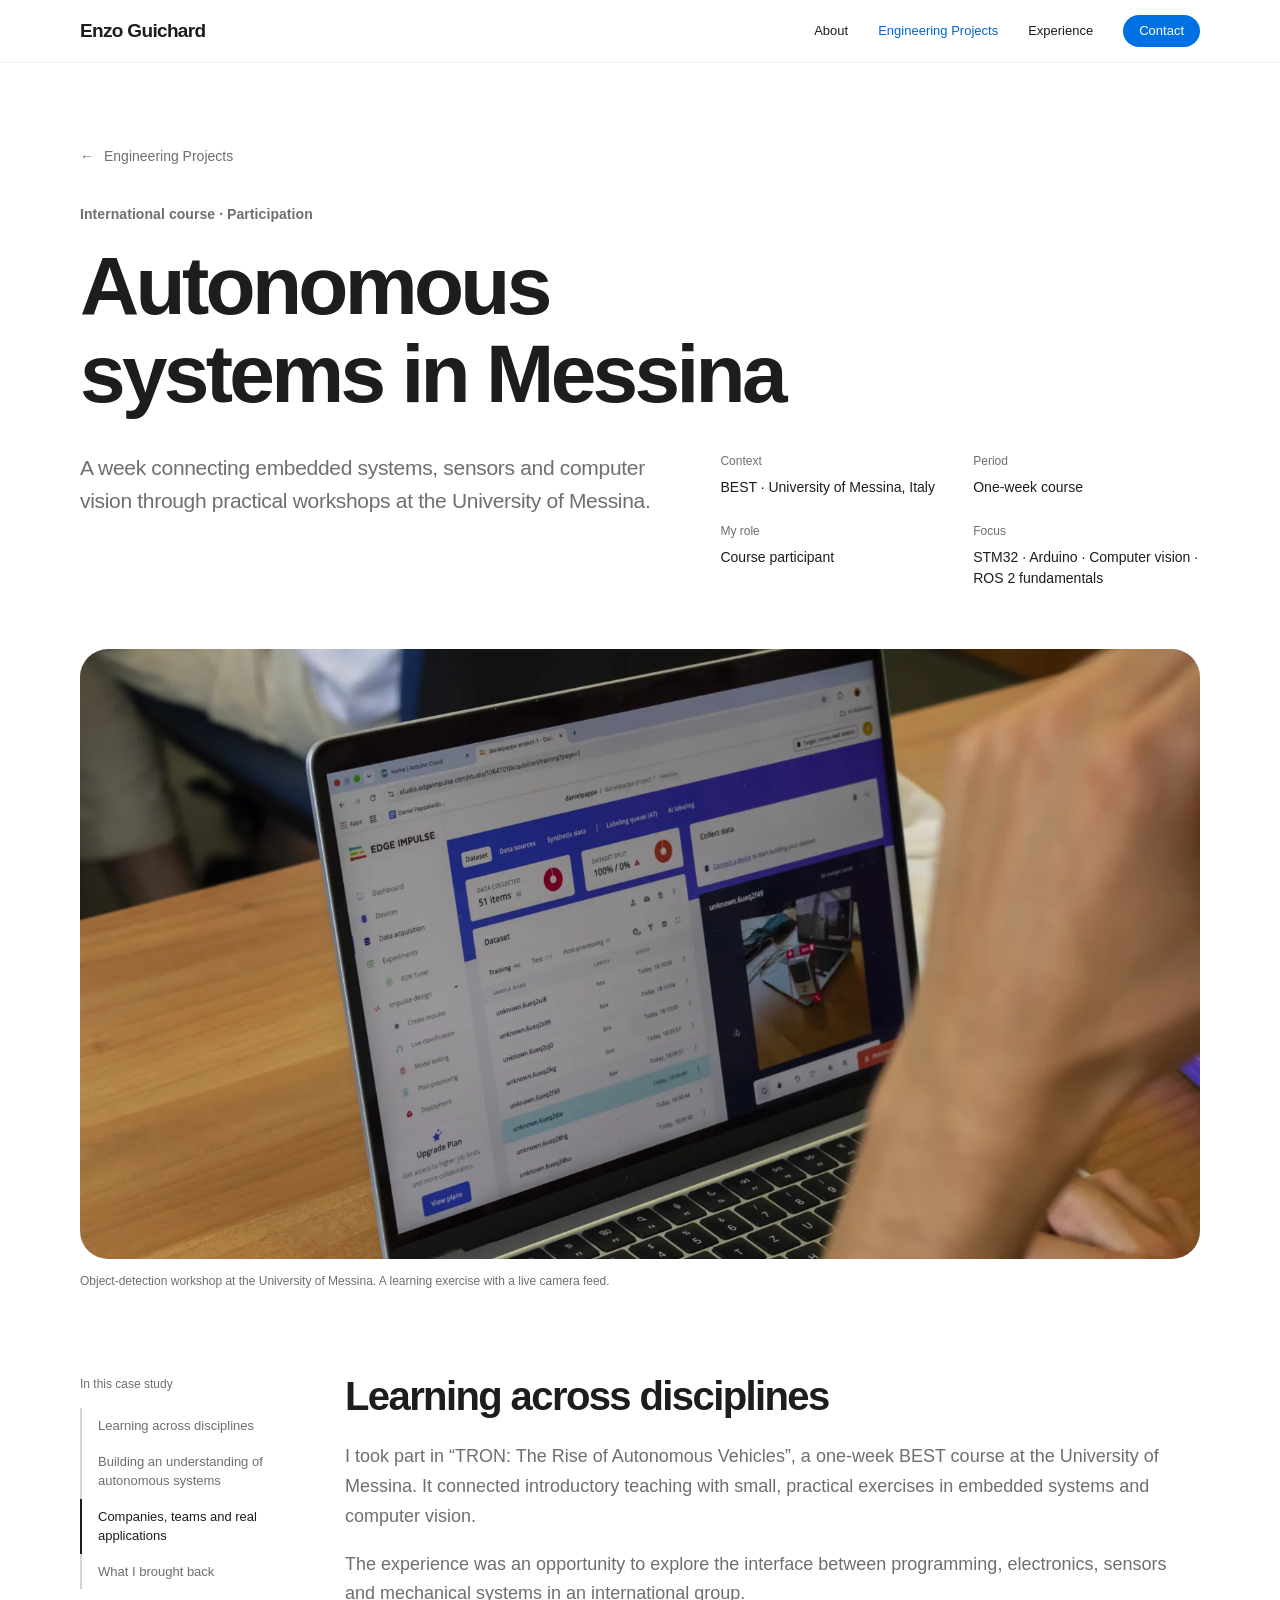
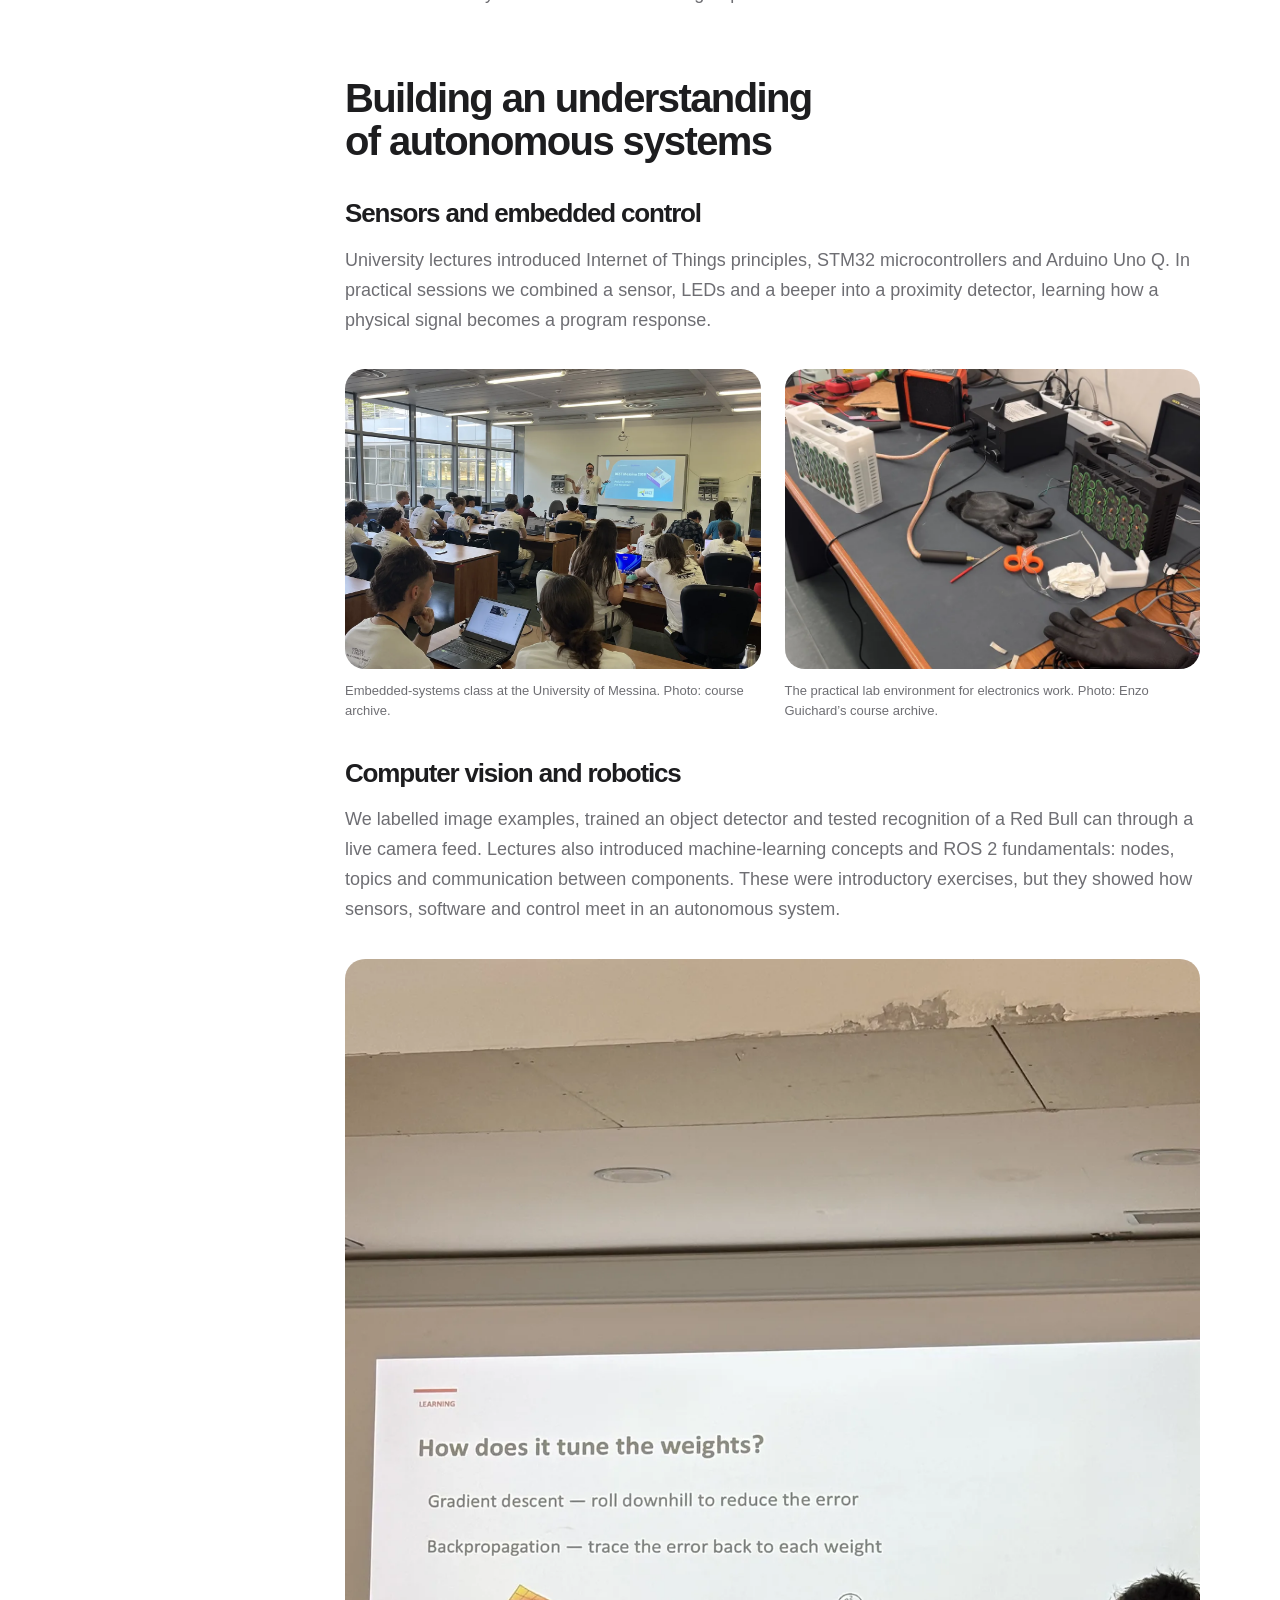
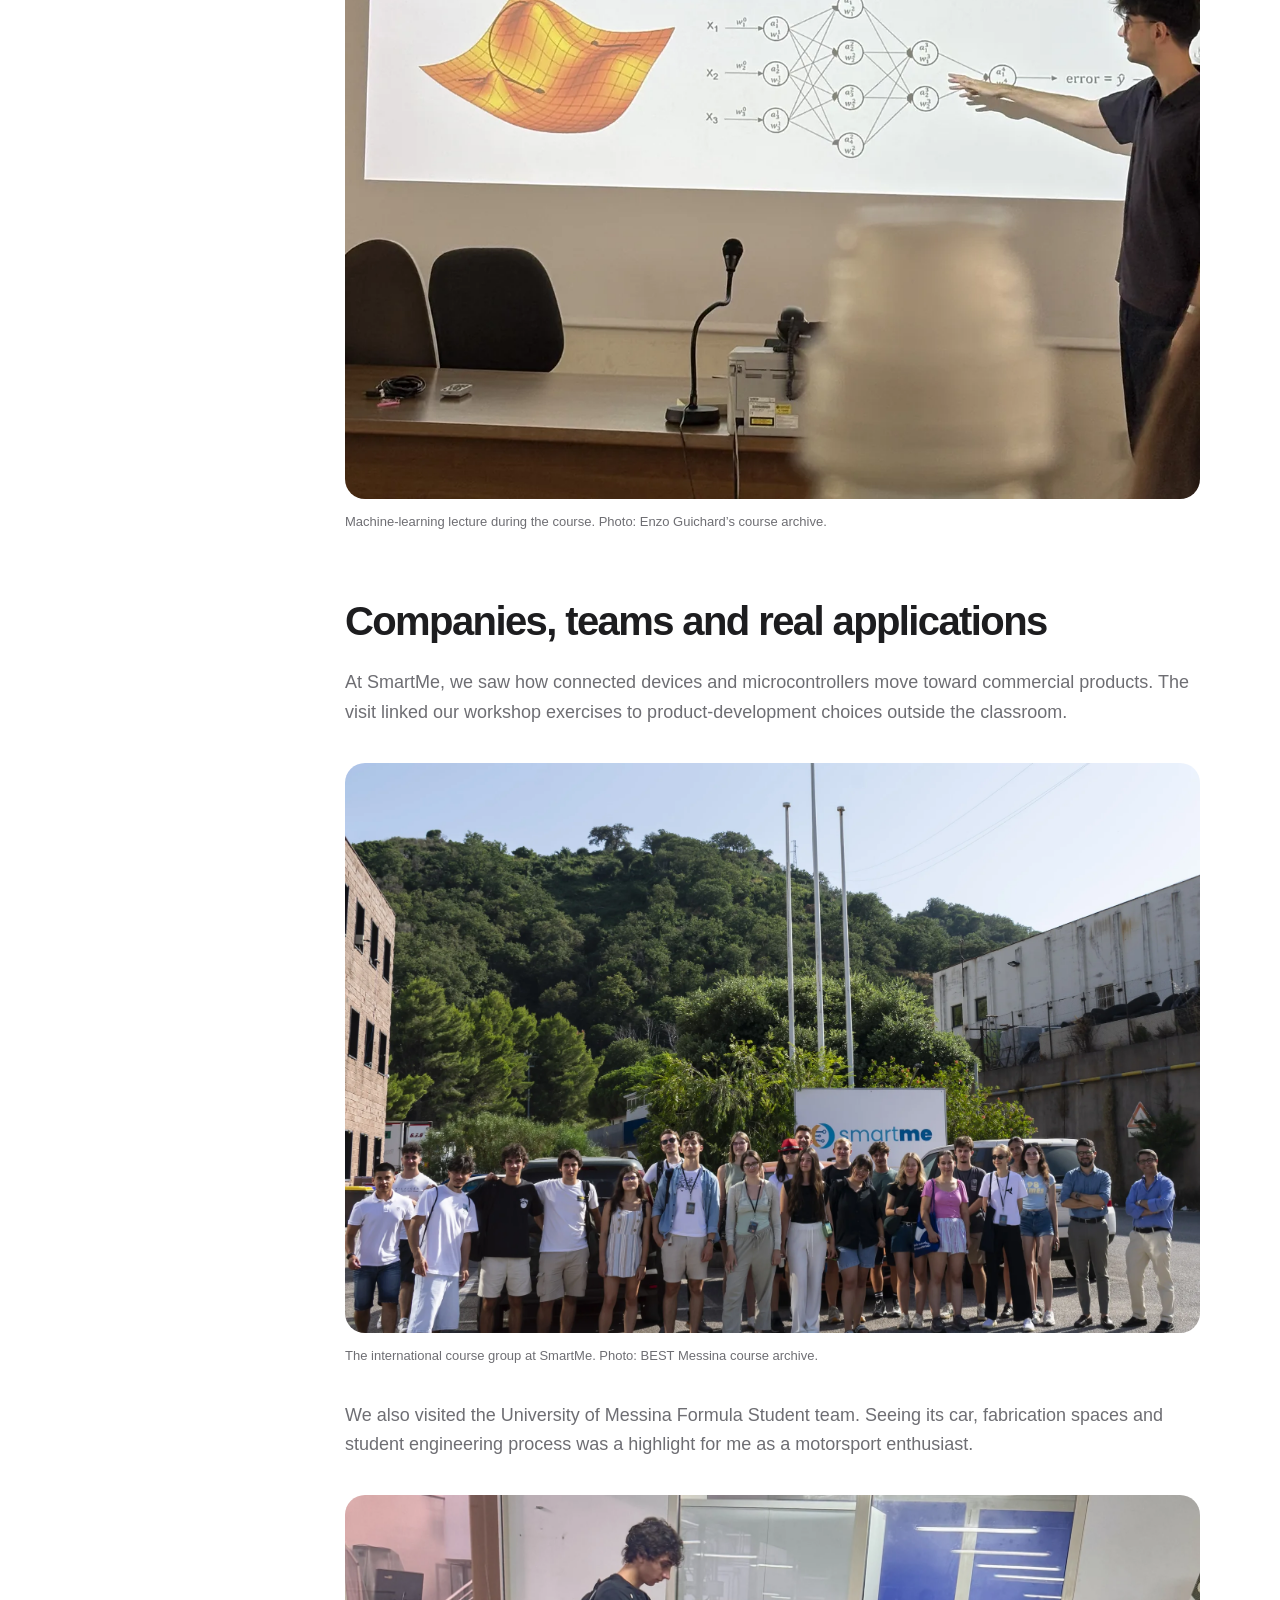
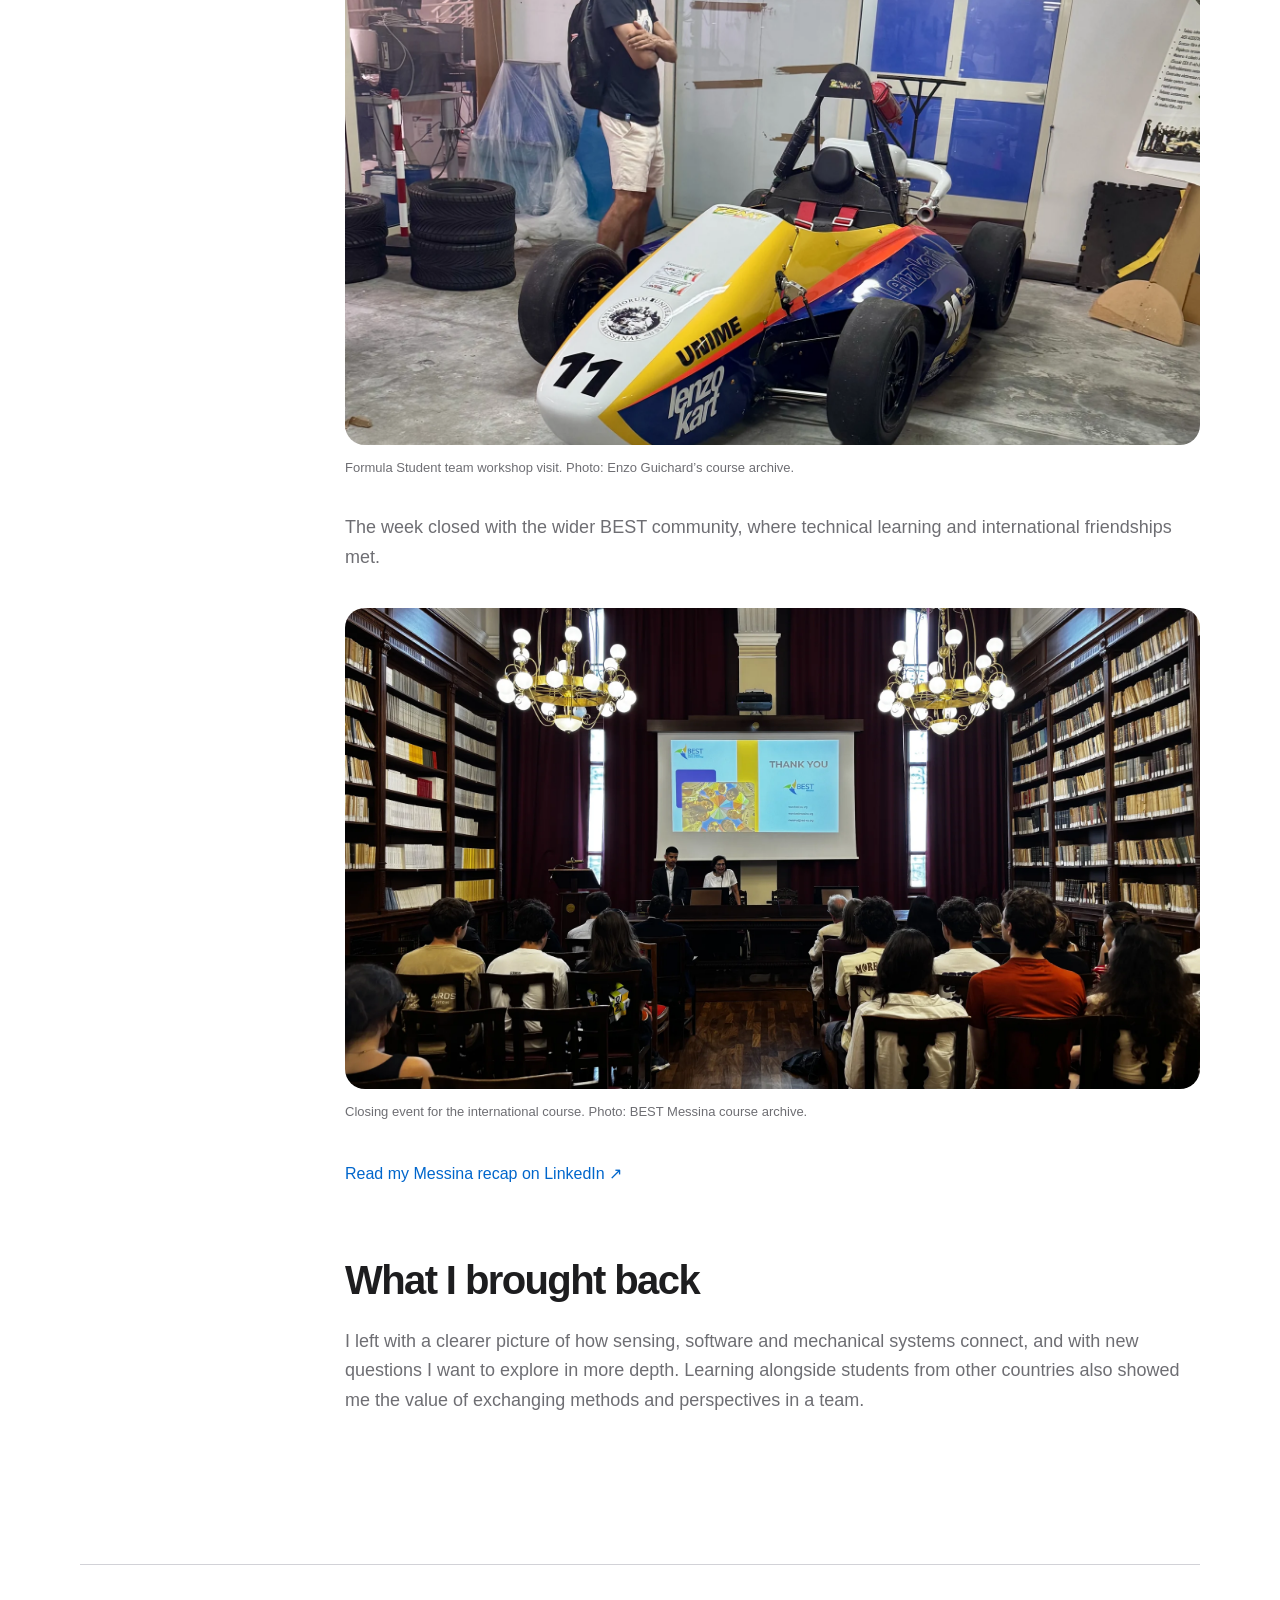
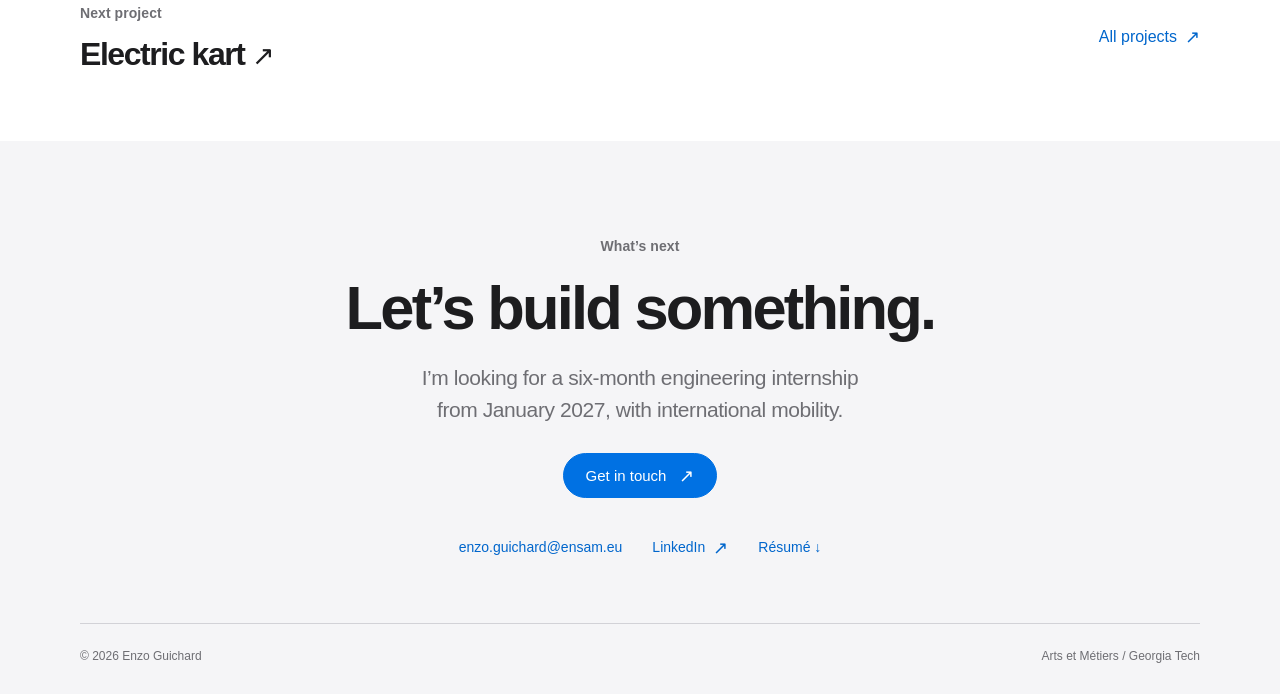
<file: projects/autonomous-vehicles-messina/index.html>
<!doctype html>
<html lang="en"><head><meta charset="utf-8"><meta name="viewport" content="width=device-width, initial-scale=1"><meta name="description" content="A week connecting embedded systems, sensors and computer vision through practical workshops at the University of Messina."><meta name="theme-color" content="#ffffff"><meta property="og:type" content="website"><meta property="og:title" content="Autonomous systems in Messina — Enzo Guichard"><meta property="og:description" content="A week connecting embedded systems, sensors and computer vision through practical workshops at the University of Messina."><title>Autonomous systems in Messina — Enzo Guichard</title><link rel="icon" href="../../assets/favicon.svg" type="image/svg+xml"><link rel="stylesheet" href="../../assets/style.css"><script src="../../assets/site.js" defer></script></head><body class=""><a class="skip" href="#main">Skip to content</a><header class="nav"><div class="shell nav-inner"><a class="brand" href="../../" aria-label="Enzo Guichard — home">Enzo Guichard</a><button class="menu-toggle" type="button" data-menu-button aria-expanded="false" aria-controls="navigation">Menu +</button><nav class="nav-links" id="navigation" data-menu aria-label="Main navigation"><a href="../../">About</a><a href="../../projects/" aria-current="page">Engineering Projects</a><a href="../../experience/">Experience</a><a href="#contact" class="nav-contact">Contact</a></nav></div></header><main id="main"><section class="page-hero shell"><a class="breadcrumb" href="../../projects/"><span aria-hidden="true">←</span> Engineering Projects</a><p class="eyebrow accent">International course · Participation</p><h1>Autonomous systems in Messina</h1><div class="project-summary"><p class="page-lede">A week connecting embedded systems, sensors and computer vision through practical workshops at the University of Messina.</p><dl class="project-facts"><div><dt>Context</dt><dd>BEST · University of Messina, Italy</dd></div><div><dt>Period</dt><dd>One-week course</dd></div><div><dt>My role</dt><dd>Course participant</dd></div><div><dt>Focus</dt><dd>STM32 · Arduino · Computer vision · ROS 2 fundamentals</dd></div></dl></div></section><figure class="shell"><div class="project-cover"><img src="../../assets/images/messina-vision.webp" width="1600" height="1067" alt="Computer-vision workshop showing object detection on a live camera feed" loading="eager" decoding="async" fetchpriority="high" class=""></div><figcaption class="caption">Object-detection workshop at the University of Messina. A learning exercise with a live camera feed.</figcaption></figure><div class="case-body shell"><aside class="case-aside" aria-label="On this page"><strong>In this case study</strong><a href="#overview">Learning across disciplines</a><a href="#workshops">Building an understanding of autonomous systems</a><a href="#visits">Companies, teams and real applications</a><a href="#lessons">What I brought back</a></aside><div class="case-main"><section class="case-section" id="overview" data-reveal><h2>Learning across disciplines</h2><p>I took part in “TRON: The Rise of Autonomous Vehicles”, a one-week BEST course at the University of Messina. It connected introductory teaching with small, practical exercises in embedded systems and computer vision.</p><p>The experience was an opportunity to explore the interface between programming, electronics, sensors and mechanical systems in an international group.</p></section><section class="case-section" id="workshops" data-reveal><h2>Building an understanding of autonomous systems</h2><h3>Sensors and embedded control</h3><p>University lectures introduced Internet of Things principles, STM32 microcontrollers and Arduino Uno Q. In practical sessions we combined a sensor, LEDs and a beeper into a proximity detector, learning how a physical signal becomes a program response.</p><div class="case-visuals"><figure class="case-fig photo"><img src="../../assets/images/messina-arduino-class.webp" width="1800" height="1013" alt="International students at an Arduino Uno Q workshop" loading="lazy" decoding="async" class=""><figcaption>Embedded-systems class at the University of Messina. Photo: course archive.</figcaption></figure><figure class="case-fig photo"><img src="../../assets/images/messina-electronics-bench.webp" width="900" height="1600" alt="Instruments, cables and electronic modules on a Messina lab bench" loading="lazy" decoding="async" class=""><figcaption>The practical lab environment for electronics work. Photo: Enzo Guichard’s course archive.</figcaption></figure></div><h3>Computer vision and robotics</h3><p>We labelled image examples, trained an object detector and tested recognition of a Red Bull can through a live camera feed. Lectures also introduced machine-learning concepts and ROS 2 fundamentals: nodes, topics and communication between components. These were introductory exercises, but they showed how sensors, software and control meet in an autonomous system.</p><figure class="case-fig photo wide-photo"><img src="../../assets/images/messina-ml-lecture.webp" width="1200" height="1600" alt="Lecture on gradient descent and neural-network learning in Messina" loading="lazy" decoding="async" class=""><figcaption>Machine-learning lecture during the course. Photo: Enzo Guichard’s course archive.</figcaption></figure></section><section class="case-section" id="visits" data-reveal><h2>Companies, teams and real applications</h2><p>At SmartMe, we saw how connected devices and microcontrollers move toward commercial products. The visit linked our workshop exercises to product-development choices outside the classroom.</p><figure class="case-fig photo wide-photo"><img src="../../assets/images/messina-smartme-group.webp" width="2200" height="1467" alt="Full group outside SmartMe after the company visit" loading="lazy" decoding="async" class=""><figcaption>The international course group at SmartMe. Photo: BEST Messina course archive.</figcaption></figure><p>We also visited the University of Messina Formula Student team. Seeing its car, fabrication spaces and student engineering process was a highlight for me as a motorsport enthusiast.</p><figure class="case-fig photo"><img src="../../assets/images/messina-formula.webp" width="1800" height="1774" alt="Formula Student car in the University of Messina workshop" loading="lazy" decoding="async" class=""><figcaption>Formula Student team workshop visit. Photo: Enzo Guichard’s course archive.</figcaption></figure><p>The week closed with the wider BEST community, where technical learning and international friendships met.</p><figure class="case-fig photo wide-photo"><img src="../../assets/images/messina-ceremony.webp" width="2200" height="1238" alt="Closing session of the BEST Messina course in a university hall" loading="lazy" decoding="async" class=""><figcaption>Closing event for the international course. Photo: BEST Messina course archive.</figcaption></figure><p><a class="text-link" href="https://www.linkedin.com/feed/update/urn:li:activity:7503878721066450945/" target="_blank" rel="noopener noreferrer">Read my Messina recap on LinkedIn ↗</a></p></section><section class="case-section" id="lessons" data-reveal><h2>What I brought back</h2><p>I left with a clearer picture of how sensing, software and mechanical systems connect, and with new questions I want to explore in more depth. Learning alongside students from other countries also showed me the value of exchanging methods and perspectives in a team.</p></section></div></div><nav class="project-next shell" aria-label="More projects"><a href="../electric-kart/"><p class="eyebrow accent">Next project</p><h3>Electric kart <span class="arrow" aria-hidden="true">↗</span></h3></a><a class="text-link" href="../../projects/">All projects <span class="arrow" aria-hidden="true">↗</span></a></nav></main><section class="contact" id="contact" aria-labelledby="contact-title"><div class="shell contact-inner" data-reveal><p class="eyebrow">What’s next</p><h2 id="contact-title">Let’s build something.</h2><p>I’m looking for a six-month engineering internship<br class="desktop-break"> from January 2027, with international mobility.</p><a class="button primary" href="mailto:enzo.guichard@ensam.eu">Get in touch <span class="arrow" aria-hidden="true">↗</span></a><div class="contact-links"><a class="text-link" href="mailto:enzo.guichard@ensam.eu">enzo.guichard@ensam.eu</a><a class="text-link" href="https://www.linkedin.com/in/enzo-guichard-087701239/" target="_blank" rel="noopener noreferrer">LinkedIn <span class="arrow" aria-hidden="true">↗</span></a><a class="text-link" href="../../assets/documents/enzo-guichard-resume.pdf" download="Enzo-Guichard-Resume.pdf">Résumé ↓</a></div></div></section><footer class="footer"><div class="shell footer-inner"><span>© 2026 Enzo Guichard</span><span>Arts et Métiers / Georgia Tech</span></div></footer></body></html>
</file>
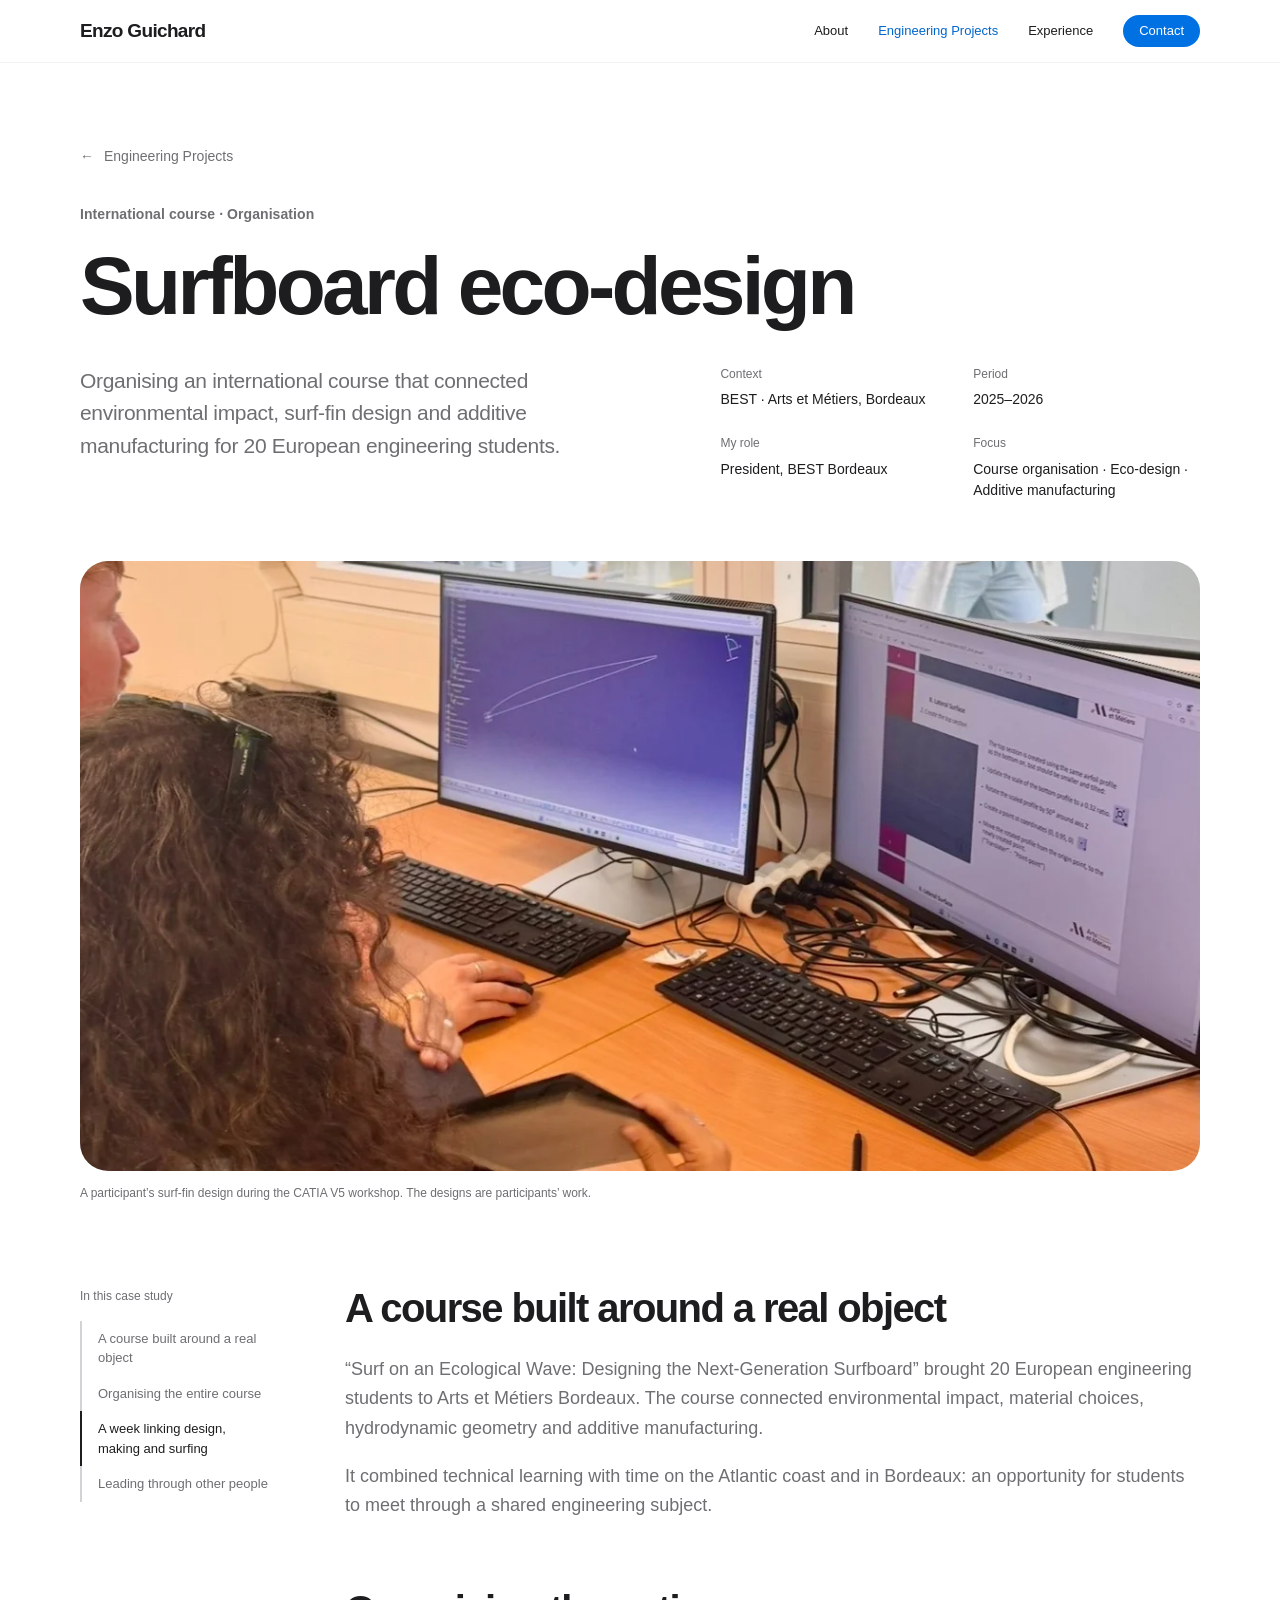
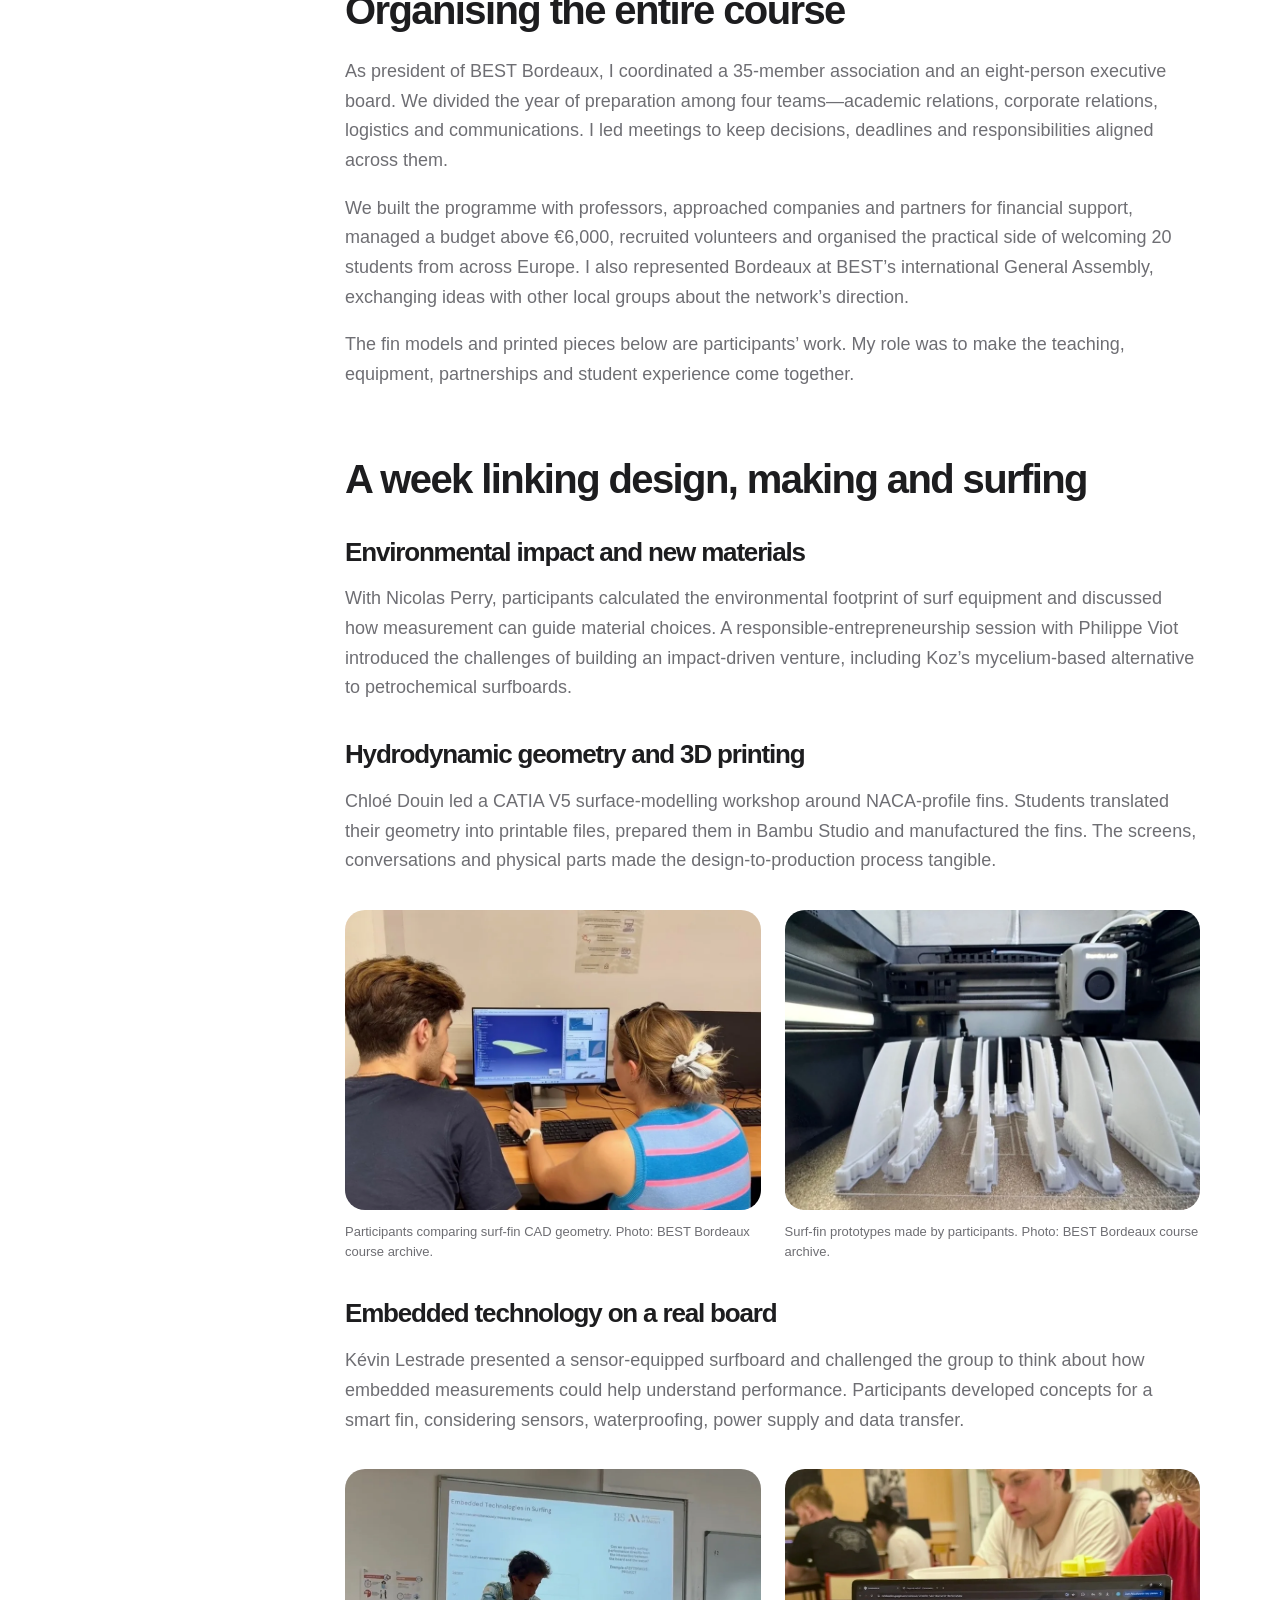
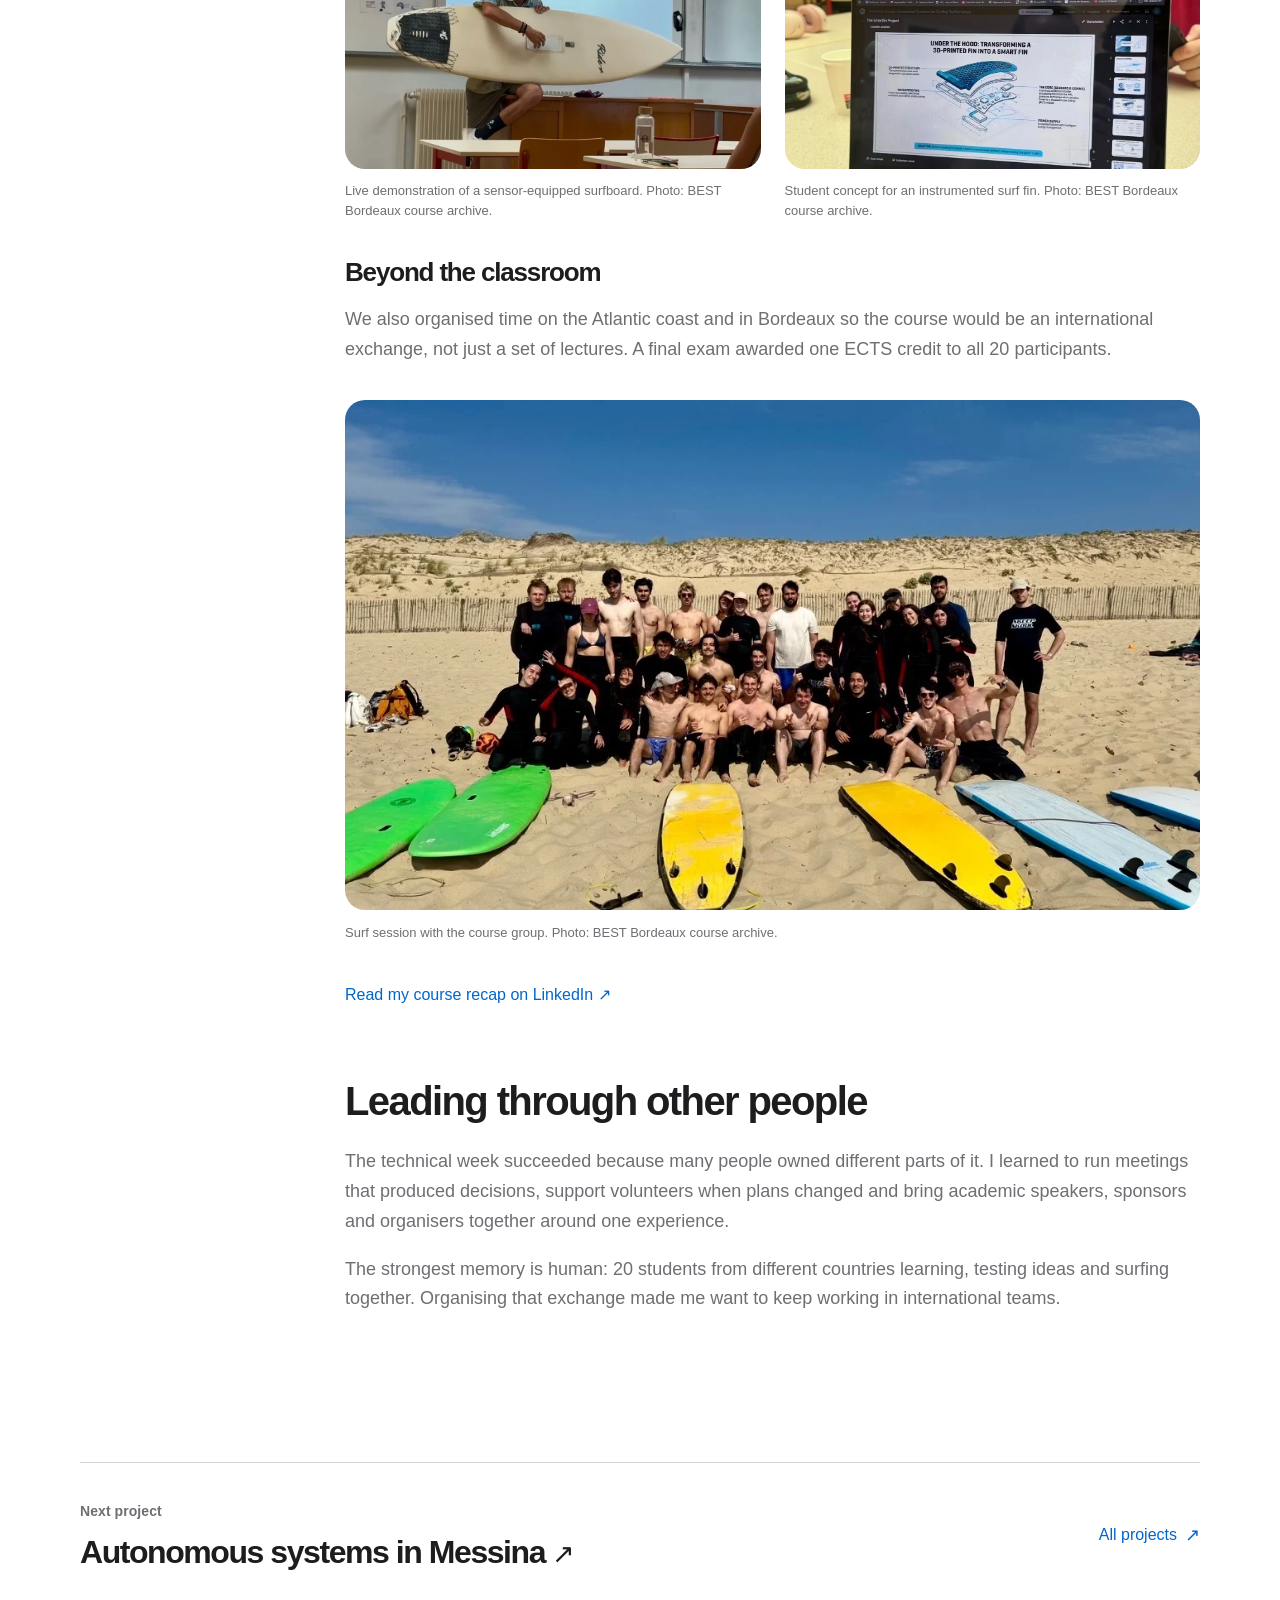
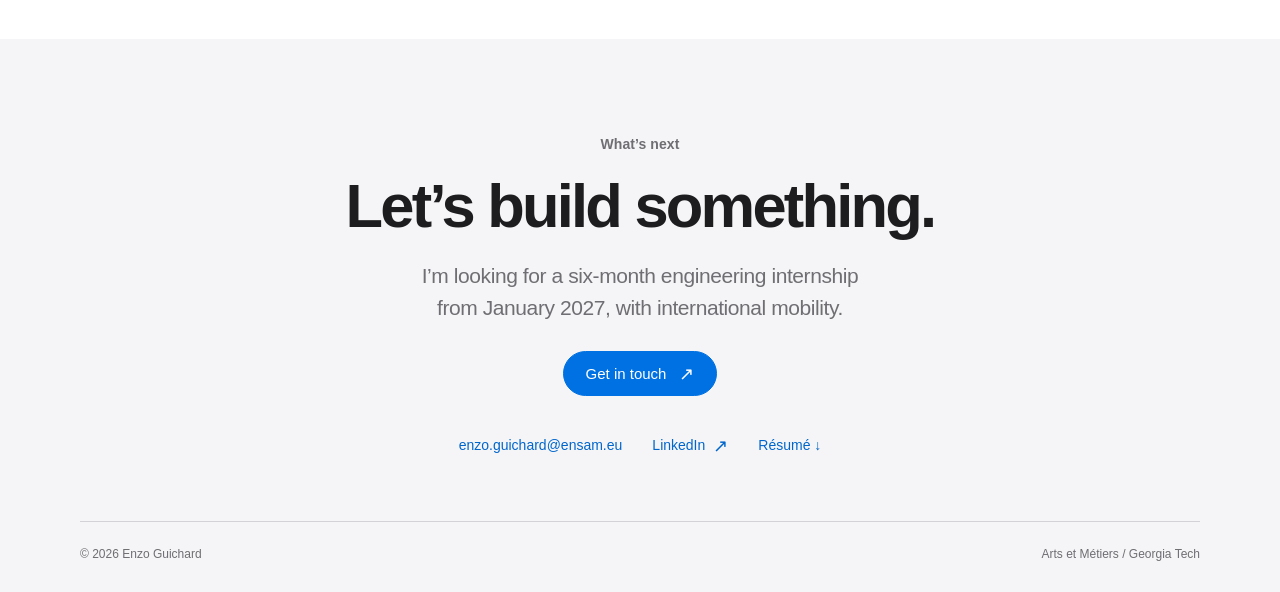
<file: projects/eco-surfboard/index.html>
<!doctype html>
<html lang="en"><head><meta charset="utf-8"><meta name="viewport" content="width=device-width, initial-scale=1"><meta name="description" content="Organising an international course that connected environmental impact, surf-fin design and additive manufacturing for 20 European engineering students."><meta name="theme-color" content="#ffffff"><meta property="og:type" content="website"><meta property="og:title" content="Surfboard eco-design — Enzo Guichard"><meta property="og:description" content="Organising an international course that connected environmental impact, surf-fin design and additive manufacturing for 20 European engineering students."><title>Surfboard eco-design — Enzo Guichard</title><link rel="icon" href="../../assets/favicon.svg" type="image/svg+xml"><link rel="stylesheet" href="../../assets/style.css"><script src="../../assets/site.js" defer></script></head><body class=""><a class="skip" href="#main">Skip to content</a><header class="nav"><div class="shell nav-inner"><a class="brand" href="../../" aria-label="Enzo Guichard — home">Enzo Guichard</a><button class="menu-toggle" type="button" data-menu-button aria-expanded="false" aria-controls="navigation">Menu +</button><nav class="nav-links" id="navigation" data-menu aria-label="Main navigation"><a href="../../">About</a><a href="../../projects/" aria-current="page">Engineering Projects</a><a href="../../experience/">Experience</a><a href="#contact" class="nav-contact">Contact</a></nav></div></header><main id="main"><section class="page-hero shell"><a class="breadcrumb" href="../../projects/"><span aria-hidden="true">←</span> Engineering Projects</a><p class="eyebrow accent">International course · Organisation</p><h1>Surfboard eco-design</h1><div class="project-summary"><p class="page-lede">Organising an international course that connected environmental impact, surf-fin design and additive manufacturing for 20 European engineering students.</p><dl class="project-facts"><div><dt>Context</dt><dd>BEST · Arts et Métiers, Bordeaux</dd></div><div><dt>Period</dt><dd>2025–2026</dd></div><div><dt>My role</dt><dd>President, BEST Bordeaux</dd></div><div><dt>Focus</dt><dd>Course organisation · Eco-design · Additive manufacturing</dd></div></dl></div></section><figure class="shell"><div class="project-cover"><img src="../../assets/images/surf.webp" srcset="../../assets/images/surf-800.webp 800w, ../../assets/images/surf.webp 1179w" sizes="(max-width:760px) 100vw, (max-width:1200px) 70vw, 1100px" width="1179" height="990" alt="Surf-fin geometry being modelled in CATIA during the BEST course" loading="eager" decoding="async" fetchpriority="high" class=""></div><figcaption class="caption">A participant’s surf-fin design during the CATIA V5 workshop. The designs are participants’ work.</figcaption></figure><div class="case-body shell"><aside class="case-aside" aria-label="On this page"><strong>In this case study</strong><a href="#overview">A course built around a real object</a><a href="#contribution">Organising the entire course</a><a href="#programme">A week linking design, making and surfing</a><a href="#lessons">Leading through other people</a></aside><div class="case-main"><section class="case-section" id="overview" data-reveal><h2>A course built around a real object</h2><p>“Surf on an Ecological Wave: Designing the Next-Generation Surfboard” brought 20 European engineering students to Arts et Métiers Bordeaux. The course connected environmental impact, material choices, hydrodynamic geometry and additive manufacturing.</p><p>It combined technical learning with time on the Atlantic coast and in Bordeaux: an opportunity for students to meet through a shared engineering subject.</p></section><section class="case-section" id="contribution" data-reveal><h2>Organising the entire course</h2><p>As president of BEST Bordeaux, I coordinated a 35-member association and an eight-person executive board. We divided the year of preparation among four teams—academic relations, corporate relations, logistics and communications. I led meetings to keep decisions, deadlines and responsibilities aligned across them.</p><p>We built the programme with professors, approached companies and partners for financial support, managed a budget above €6,000, recruited volunteers and organised the practical side of welcoming 20 students from across Europe. I also represented Bordeaux at BEST’s international General Assembly, exchanging ideas with other local groups about the network’s direction.</p><p>The fin models and printed pieces below are participants’ work. My role was to make the teaching, equipment, partnerships and student experience come together.</p></section><section class="case-section" id="programme" data-reveal><h2>A week linking design, making and surfing</h2><h3>Environmental impact and new materials</h3><p>With Nicolas Perry, participants calculated the environmental footprint of surf equipment and discussed how measurement can guide material choices. A responsible-entrepreneurship session with Philippe Viot introduced the challenges of building an impact-driven venture, including Koz’s mycelium-based alternative to petrochemical surfboards.</p><h3>Hydrodynamic geometry and 3D printing</h3><p>Chloé Douin led a CATIA V5 surface-modelling workshop around NACA-profile fins. Students translated their geometry into printable files, prepared them in Bambu Studio and manufactured the fins. The screens, conversations and physical parts made the design-to-production process tangible.</p><div class="case-visuals"><figure class="case-fig photo"><img src="../../assets/images/surf-cad-class.webp" width="1022" height="642" alt="Two participants reviewing surf-fin geometry in CATIA" loading="lazy" decoding="async" class=""><figcaption>Participants comparing surf-fin CAD geometry. Photo: BEST Bordeaux course archive.</figcaption></figure><figure class="case-fig photo"><img src="../../assets/images/surf-print.webp" width="1179" height="640" alt="3D-printed fins produced in the surfboard course" loading="lazy" decoding="async" class=""><figcaption>Surf-fin prototypes made by participants. Photo: BEST Bordeaux course archive.</figcaption></figure></div><h3>Embedded technology on a real board</h3><p>Kévin Lestrade presented a sensor-equipped surfboard and challenged the group to think about how embedded measurements could help understand performance. Participants developed concepts for a smart fin, considering sensors, waterproofing, power supply and data transfer.</p><div class="case-visuals"><figure class="case-fig photo"><img src="../../assets/images/surf-sensor-demo.webp" width="1179" height="1100" alt="Speaker demonstrating the sensor integration on a surfboard" loading="lazy" decoding="async" class=""><figcaption>Live demonstration of a sensor-equipped surfboard. Photo: BEST Bordeaux course archive.</figcaption></figure><figure class="case-fig photo"><img src="../../assets/images/surf-smart-fin.webp" width="1179" height="1227" alt="Participant showing the layered architecture of a smart surf fin" loading="lazy" decoding="async" class=""><figcaption>Student concept for an instrumented surf fin. Photo: BEST Bordeaux course archive.</figcaption></figure></div><h3>Beyond the classroom</h3><p>We also organised time on the Atlantic coast and in Bordeaux so the course would be an international exchange, not just a set of lectures. A final exam awarded one ECTS credit to all 20 participants.</p><figure class="case-fig photo wide-photo"><img src="../../assets/images/surf-session.webp" width="1033" height="616" alt="International participants with surfboards on the Atlantic coast" loading="lazy" decoding="async" class=""><figcaption>Surf session with the course group. Photo: BEST Bordeaux course archive.</figcaption></figure><p><a class="text-link" href="https://www.linkedin.com/feed/update/urn:li:activity:7498711187891679232/" target="_blank" rel="noopener noreferrer">Read my course recap on LinkedIn ↗</a></p></section><section class="case-section" id="lessons" data-reveal><h2>Leading through other people</h2><p>The technical week succeeded because many people owned different parts of it. I learned to run meetings that produced decisions, support volunteers when plans changed and bring academic speakers, sponsors and organisers together around one experience.</p><p>The strongest memory is human: 20 students from different countries learning, testing ideas and surfing together. Organising that exchange made me want to keep working in international teams.</p></section></div></div><nav class="project-next shell" aria-label="More projects"><a href="../autonomous-vehicles-messina/"><p class="eyebrow accent">Next project</p><h3>Autonomous systems in Messina <span class="arrow" aria-hidden="true">↗</span></h3></a><a class="text-link" href="../../projects/">All projects <span class="arrow" aria-hidden="true">↗</span></a></nav></main><section class="contact" id="contact" aria-labelledby="contact-title"><div class="shell contact-inner" data-reveal><p class="eyebrow">What’s next</p><h2 id="contact-title">Let’s build something.</h2><p>I’m looking for a six-month engineering internship<br class="desktop-break"> from January 2027, with international mobility.</p><a class="button primary" href="mailto:enzo.guichard@ensam.eu">Get in touch <span class="arrow" aria-hidden="true">↗</span></a><div class="contact-links"><a class="text-link" href="mailto:enzo.guichard@ensam.eu">enzo.guichard@ensam.eu</a><a class="text-link" href="https://www.linkedin.com/in/enzo-guichard-087701239/" target="_blank" rel="noopener noreferrer">LinkedIn <span class="arrow" aria-hidden="true">↗</span></a><a class="text-link" href="../../assets/documents/enzo-guichard-resume.pdf" download="Enzo-Guichard-Resume.pdf">Résumé ↓</a></div></div></section><footer class="footer"><div class="shell footer-inner"><span>© 2026 Enzo Guichard</span><span>Arts et Métiers / Georgia Tech</span></div></footer></body></html>
</file>
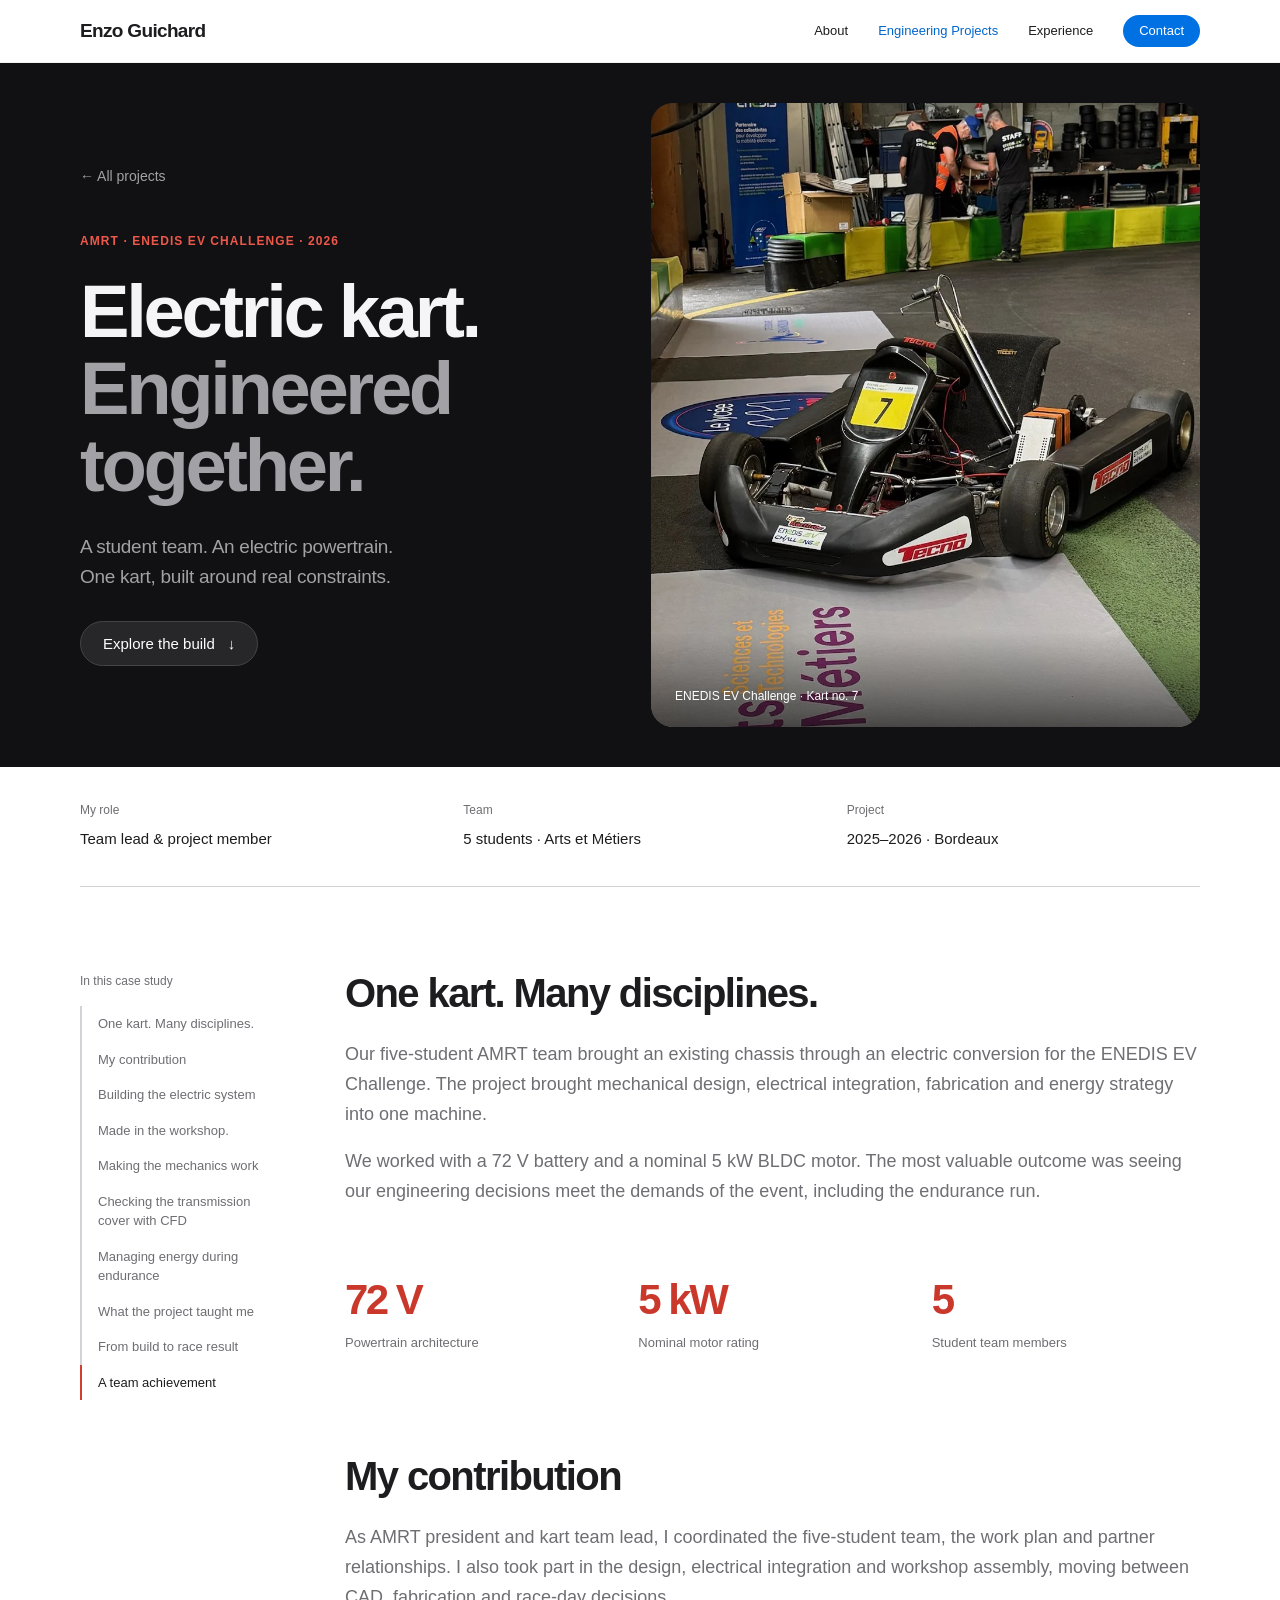
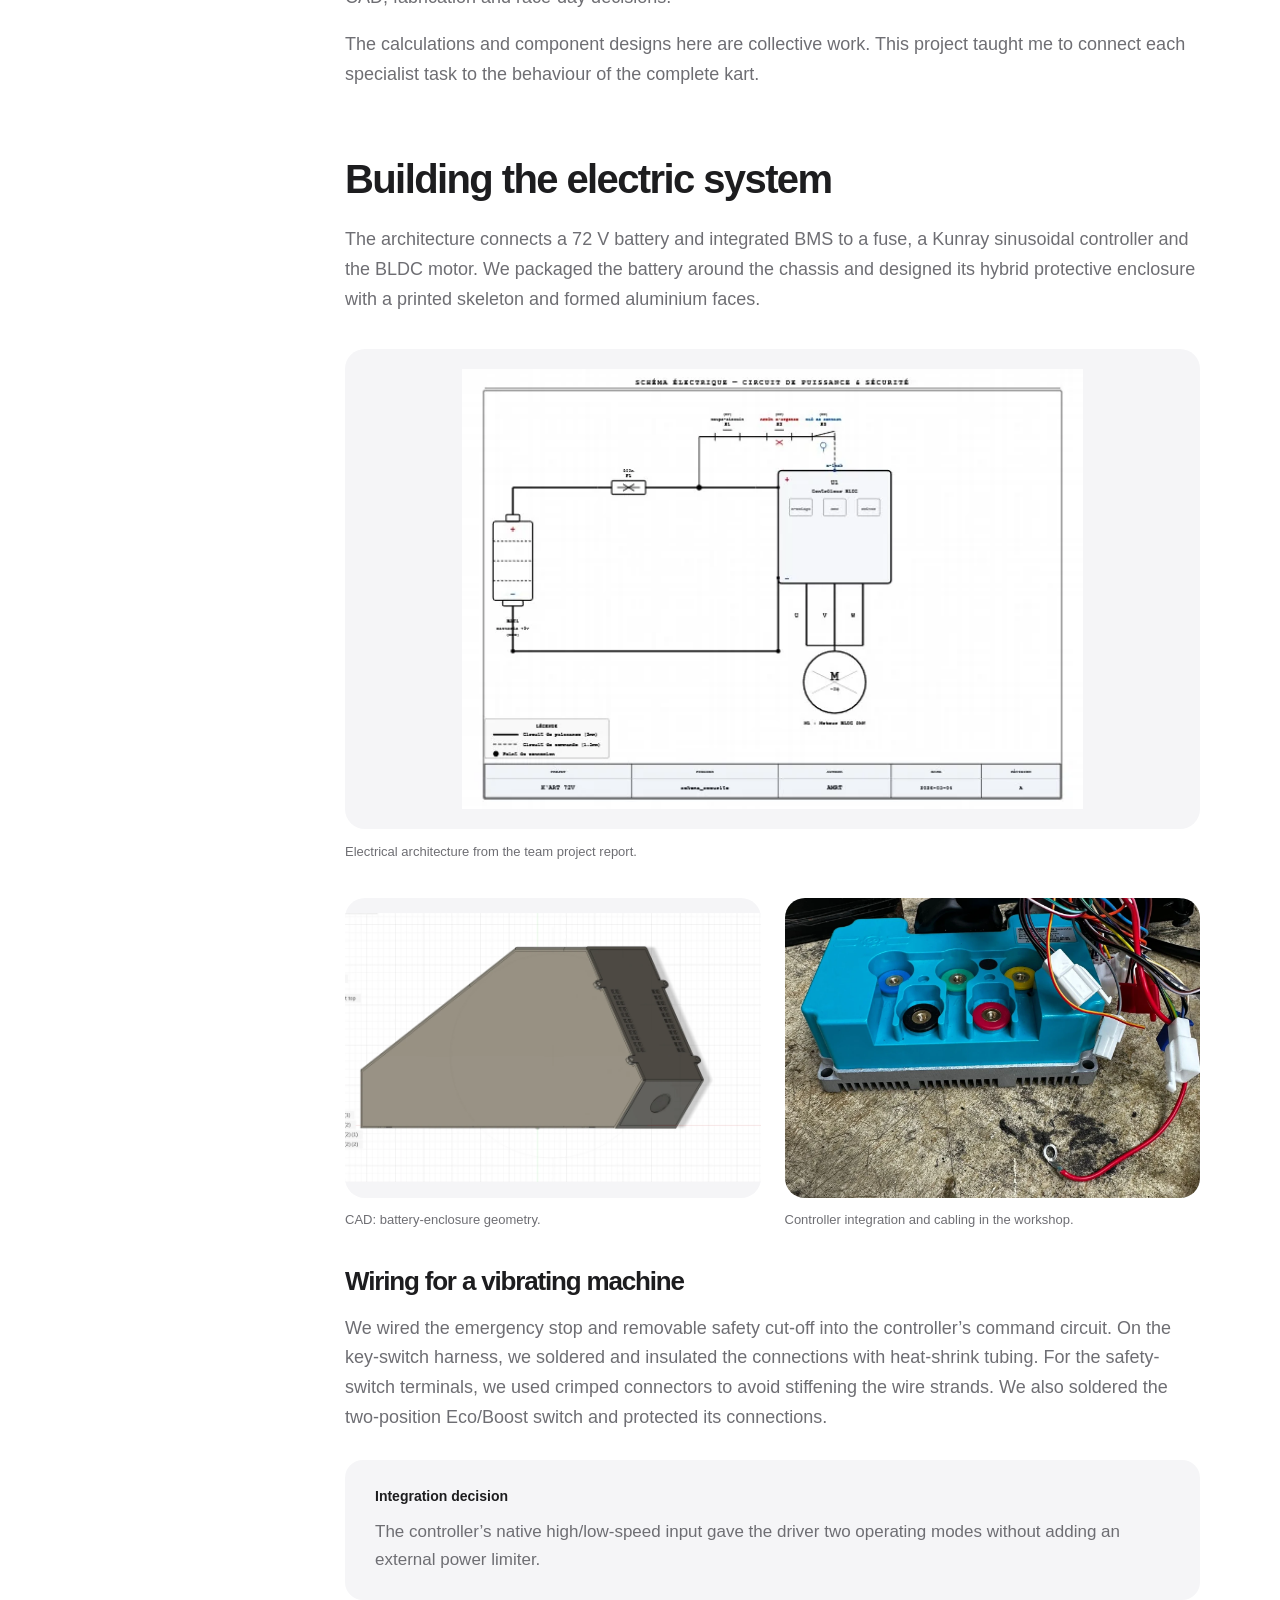
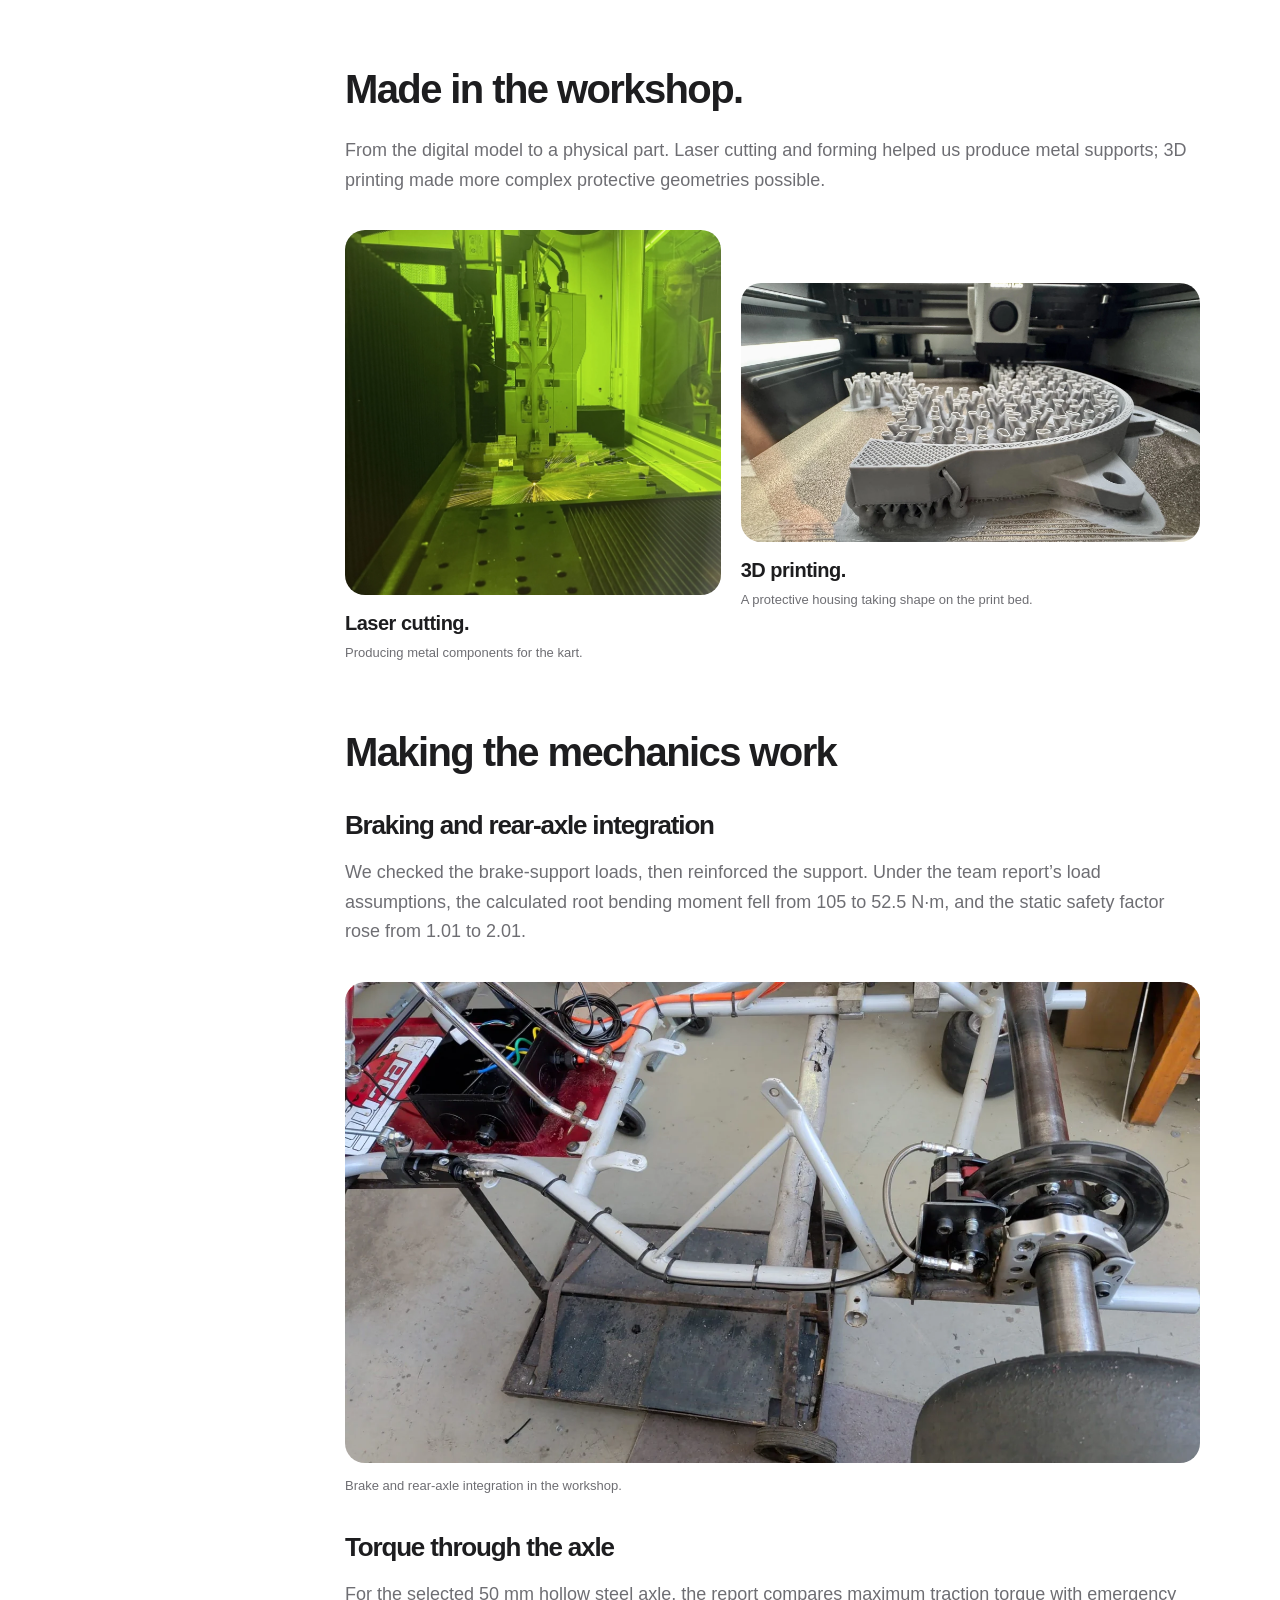
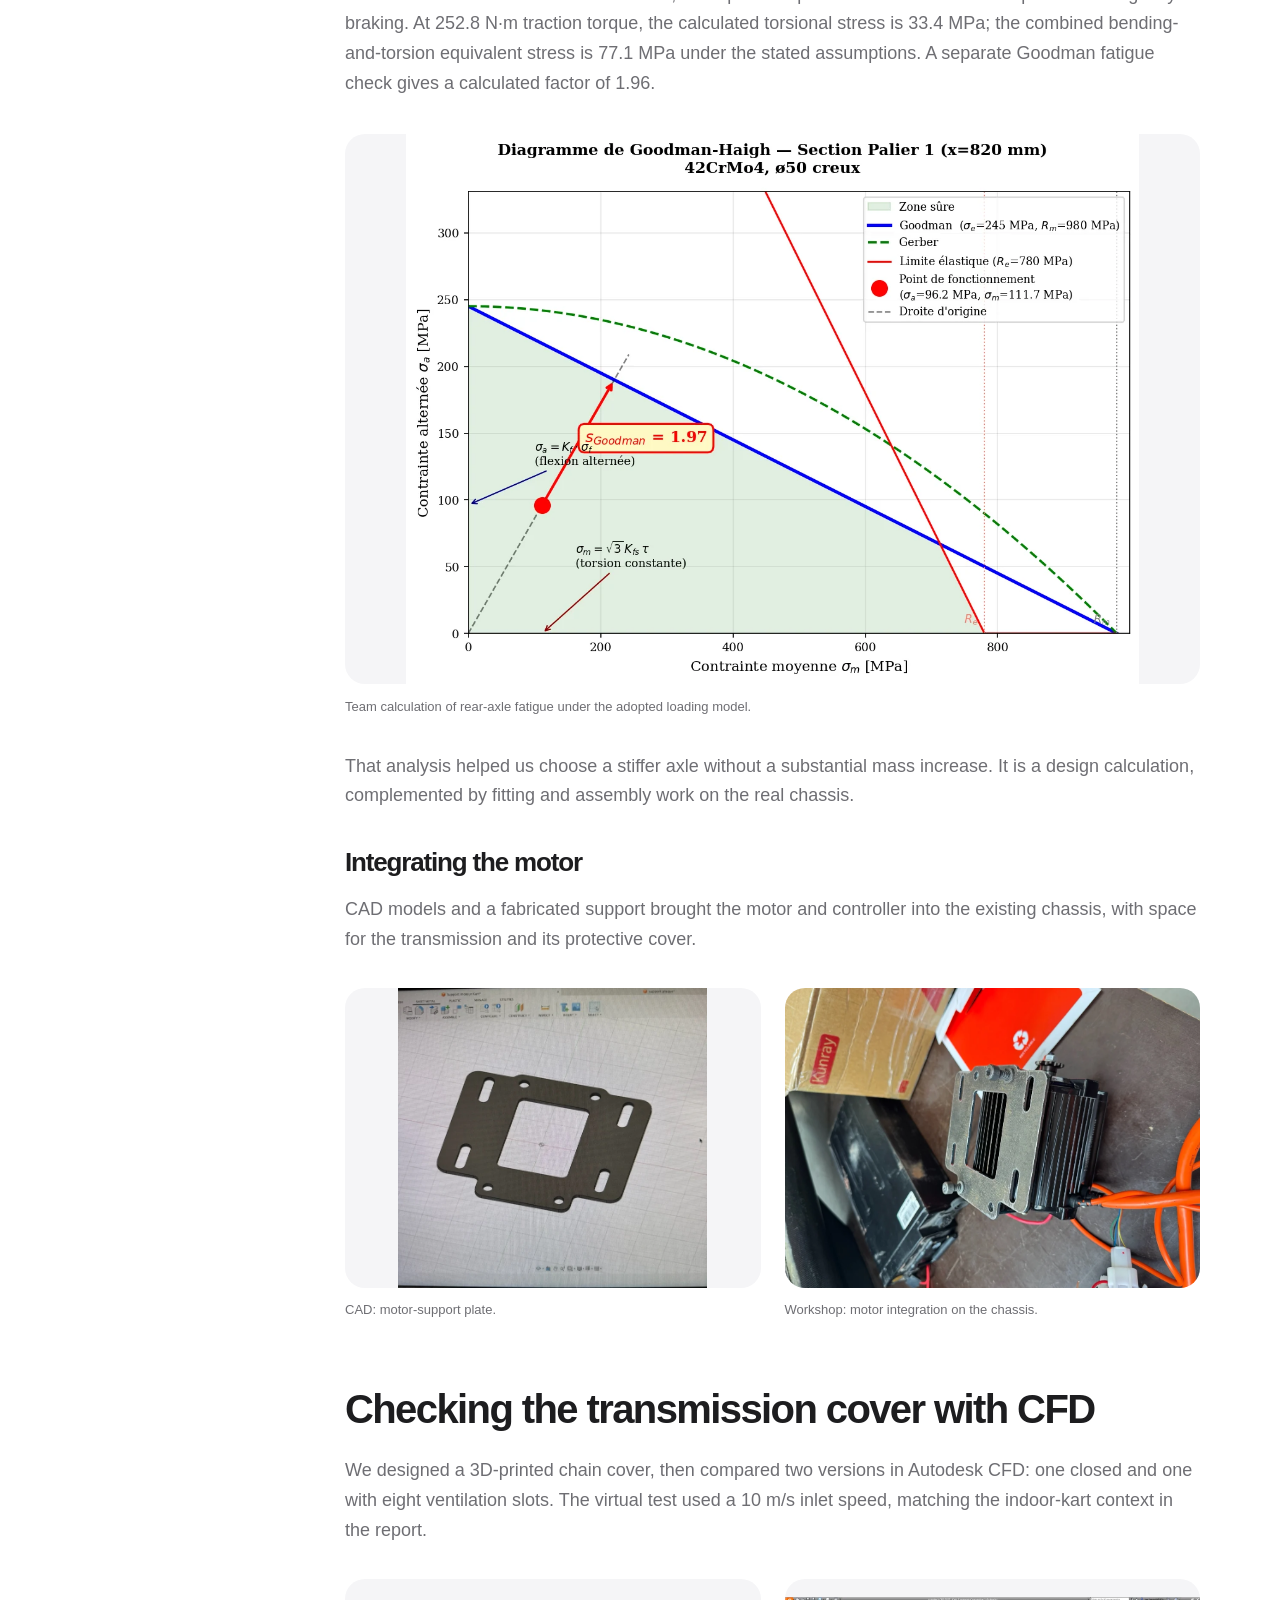
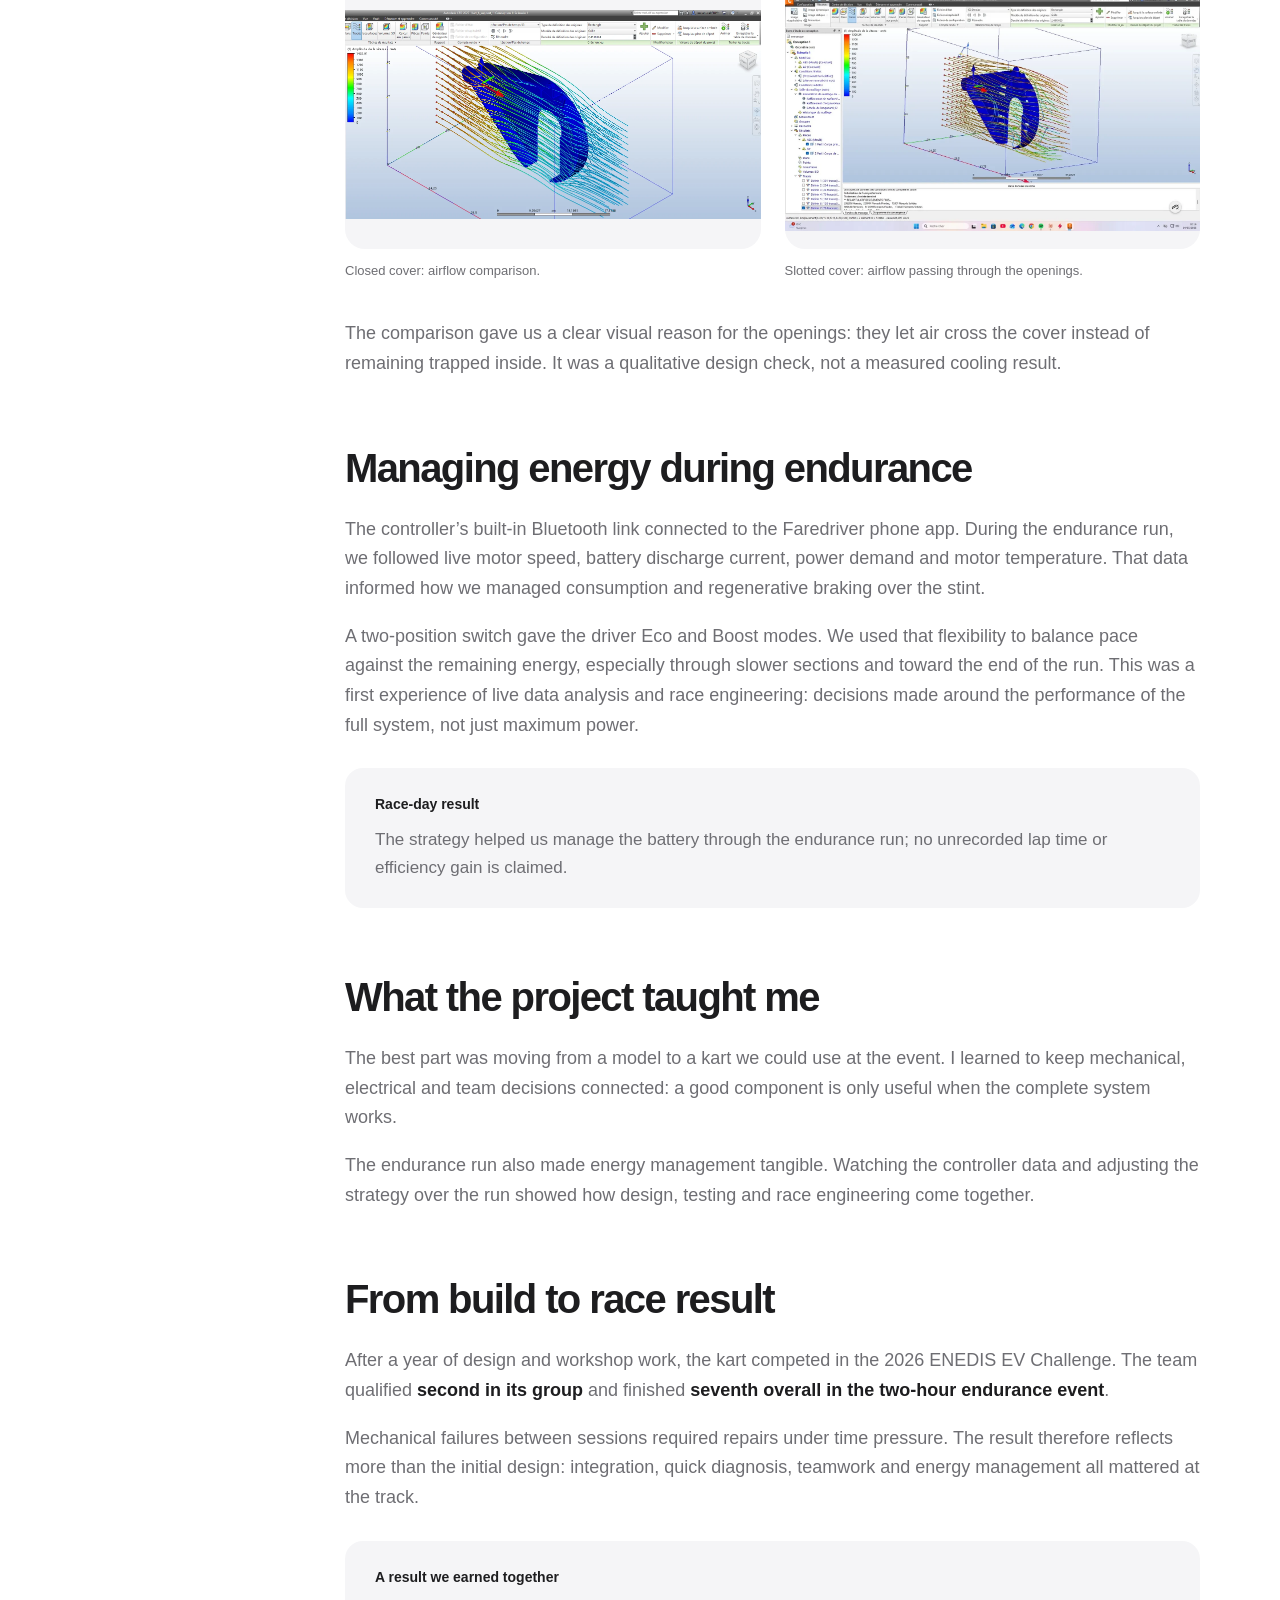
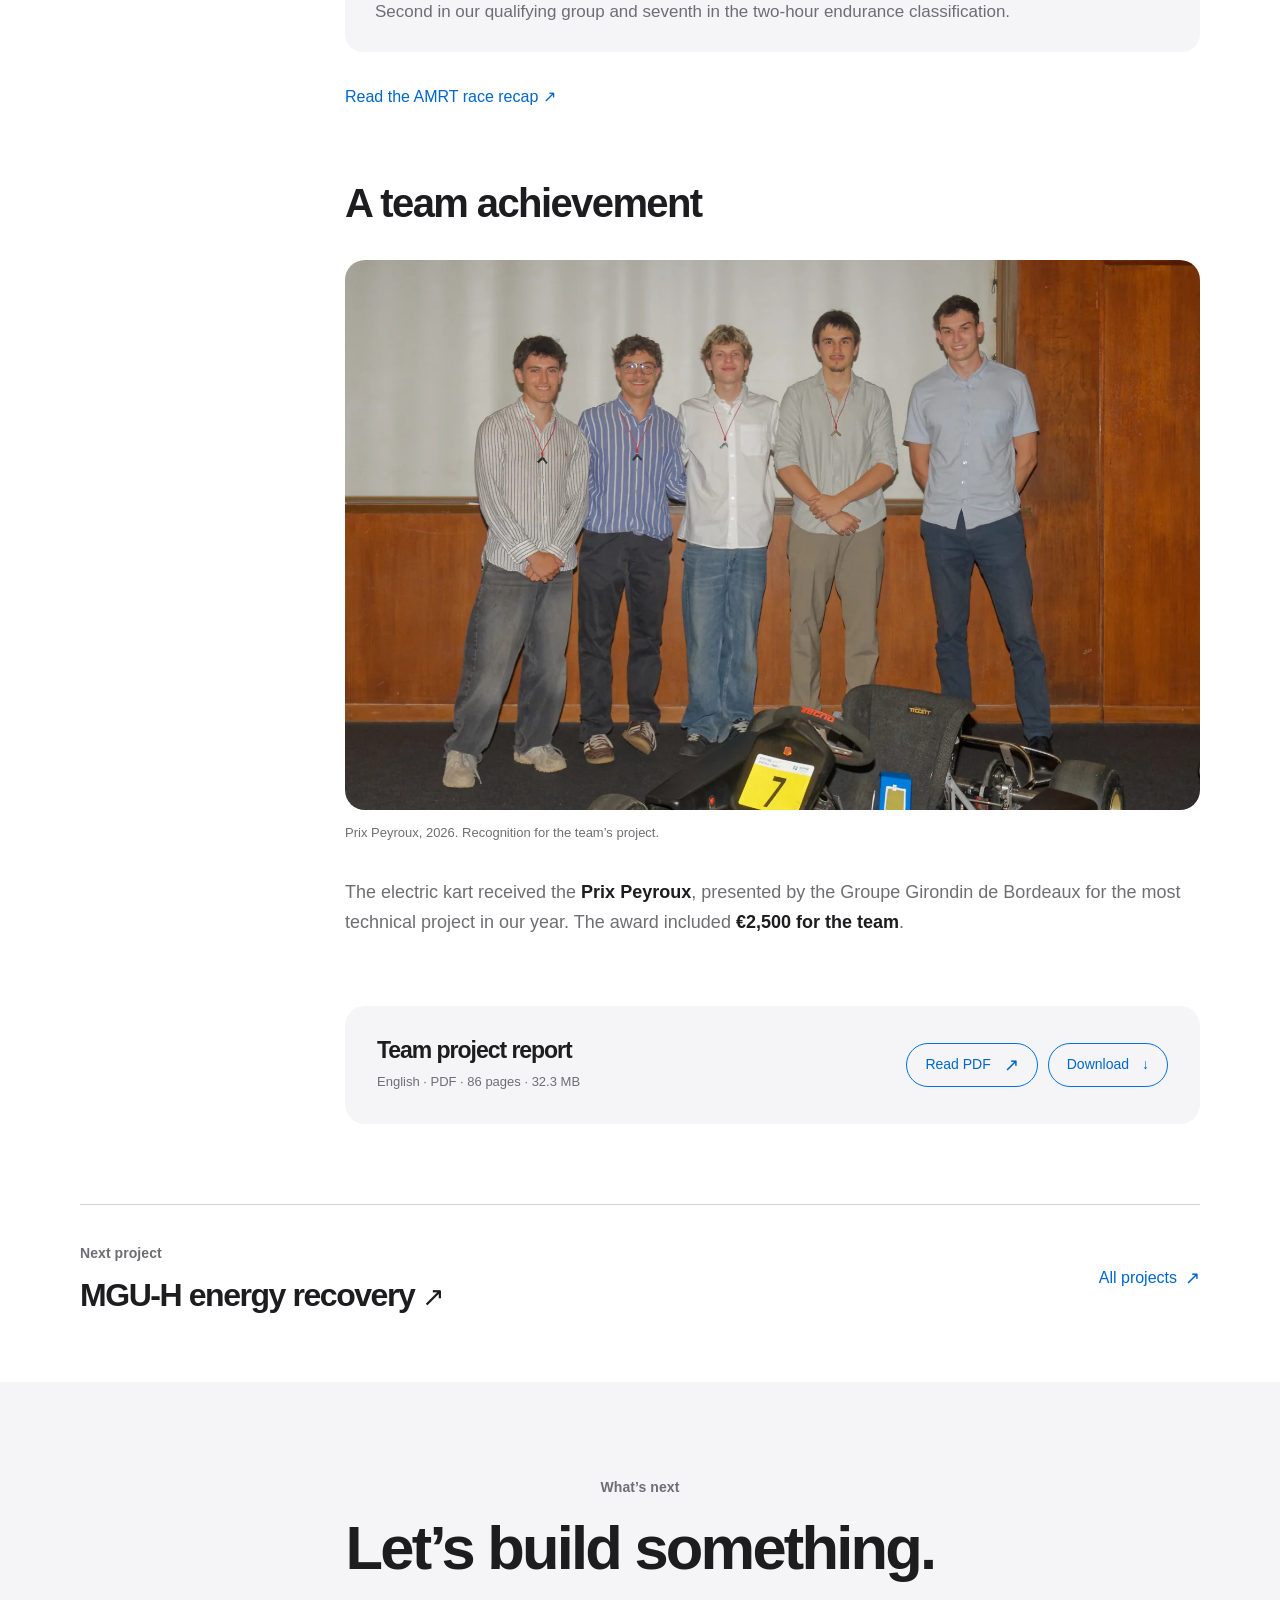
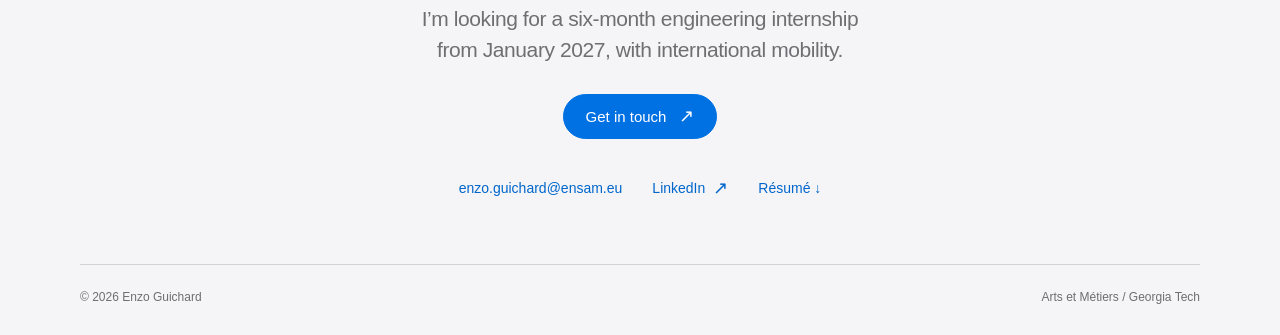
<file: projects/electric-kart/index.html>
<!doctype html>
<html lang="en"><head><meta charset="utf-8"><meta name="viewport" content="width=device-width, initial-scale=1"><meta name="description" content="Developing an electric racing kart around an existing chassis, with mechanical reliability and battery safety at its core."><meta name="theme-color" content="#ffffff"><meta property="og:type" content="website"><meta property="og:title" content="Electric kart — Enzo Guichard"><meta property="og:description" content="Developing an electric racing kart around an existing chassis, with mechanical reliability and battery safety at its core."><title>Electric kart — Enzo Guichard</title><link rel="icon" href="../../assets/favicon.svg" type="image/svg+xml"><link rel="stylesheet" href="../../assets/style.css"><script src="../../assets/site.js" defer></script></head><body class="case-kart"><a class="skip" href="#main">Skip to content</a><header class="nav"><div class="shell nav-inner"><a class="brand" href="../../" aria-label="Enzo Guichard — home">Enzo Guichard</a><button class="menu-toggle" type="button" data-menu-button aria-expanded="false" aria-controls="navigation">Menu +</button><nav class="nav-links" id="navigation" data-menu aria-label="Main navigation"><a href="../../">About</a><a href="../../projects/" aria-current="page">Engineering Projects</a><a href="../../experience/">Experience</a><a href="#contact" class="nav-contact">Contact</a></nav></div></header><main id="main"><section class="kart-hero"><div class="shell kart-hero-grid"><div class="kart-hero-copy"><a class="breadcrumb" href="../../projects/">← All projects</a><p class="racing-label" data-intro>AMRT · ENEDIS EV Challenge · 2026</p><h1 data-intro>Electric kart.<br><span>Engineered<br>together.</span></h1><p data-intro>A student team. An electric powertrain.<br>One kart, built around real constraints.</p><a class="button race-button" href="#overview">Explore the build <span aria-hidden="true">↓</span></a></div><figure class="kart-hero-photo" data-intro><img src="../../assets/images/kart-paddock.webp" srcset="../../assets/images/kart-paddock-800.webp 790w, ../../assets/images/kart-paddock.webp 1081w" sizes="(max-width:760px) 100vw, (max-width:1200px) 70vw, 1100px" width="1081" height="1095" alt="The team’s number 7 electric kart at the ENEDIS EV Challenge venue" loading="eager" decoding="async" fetchpriority="high" class=""><figcaption>ENEDIS EV Challenge · Kart no. 7</figcaption></figure></div></section><div class="shell kart-context"><div><span>My role</span><strong>Team lead & project member</strong></div><div><span>Team</span><strong>5 students · Arts et Métiers</strong></div><div><span>Project</span><strong>2025–2026 · Bordeaux</strong></div></div><div class="case-body shell"><aside class="case-aside" aria-label="On this page"><strong>In this case study</strong><a href="#overview">One kart. Many disciplines.</a><a href="#contribution">My contribution</a><a href="#electrical">Building the electric system</a><a href="#fabrication">Made in the workshop.</a><a href="#method">Making the mechanics work</a><a href="#airflow">Checking the transmission cover with CFD</a><a href="#race-engineering">Managing energy during endurance</a><a href="#lessons">What the project taught me</a><a href="#competition">From build to race result</a><a href="#recognition">A team achievement</a></aside><div class="case-main"><section class="case-section" id="overview" data-reveal><h2>One kart. Many disciplines.</h2><p>Our five-student AMRT team brought an existing chassis through an electric conversion for the ENEDIS EV Challenge. The project brought mechanical design, electrical integration, fabrication and energy strategy into one machine.</p><p>We worked with a 72 V battery and a nominal 5 kW BLDC motor. The most valuable outcome was seeing our engineering decisions meet the demands of the event, including the endurance run.</p><div class="facts-band"><div><strong>72 V</strong><span>Powertrain architecture</span></div><div><strong>5 kW</strong><span>Nominal motor rating</span></div><div><strong>5</strong><span>Student team members</span></div></div></section><section class="case-section" id="contribution" data-reveal><h2>My contribution</h2><p>As AMRT president and kart team lead, I coordinated the five-student team, the work plan and partner relationships. I also took part in the design, electrical integration and workshop assembly, moving between CAD, fabrication and race-day decisions.</p><p>The calculations and component designs here are collective work. This project taught me to connect each specialist task to the behaviour of the complete kart.</p></section><section class="case-section" id="electrical" data-reveal><h2>Building the electric system</h2><p>The architecture connects a 72 V battery and integrated BMS to a fuse, a Kunray sinusoidal controller and the BLDC motor. We packaged the battery around the chassis and designed its hybrid protective enclosure with a printed skeleton and formed aluminium faces.</p><figure class="case-fig"><img src="../../assets/images/kart-circuit.webp" width="602" height="427" alt="Electrical system diagram showing the battery, protection, controller and motor" loading="lazy" decoding="async" class=""><figcaption>Electrical architecture from the team project report.</figcaption></figure><div class="case-visuals"><figure class="case-fig"><img src="../../assets/images/kart-battery-cad.webp" width="1800" height="1168" alt="CAD model of the battery protective enclosure" loading="lazy" decoding="async" class=""><figcaption>CAD: battery-enclosure geometry.</figcaption></figure><figure class="case-fig photo"><img src="../../assets/images/kart-controller.webp" width="1350" height="1800" alt="Kunray controller and wiring on the kart" loading="lazy" decoding="async" class=""><figcaption>Controller integration and cabling in the workshop.</figcaption></figure></div><h3>Wiring for a vibrating machine</h3><p>We wired the emergency stop and removable safety cut-off into the controller’s command circuit. On the key-switch harness, we soldered and insulated the connections with heat-shrink tubing. For the safety-switch terminals, we used crimped connectors to avoid stiffening the wire strands. We also soldered the two-position Eco/Boost switch and protected its connections.</p><div class="result"><span class="fact-label">Integration decision</span><p>The controller’s native high/low-speed input gave the driver two operating modes without adding an external power limiter.</p></div></section><section class="case-section" id="fabrication" data-reveal><h2>Made in the workshop.</h2><p>From the digital model to a physical part. Laser cutting and forming helped us produce metal supports; 3D printing made more complex protective geometries possible.</p><div class="fabrication-grid"><figure class="case-fig photo"><img src="../../assets/images/kart-laser.webp" srcset="../../assets/images/kart-laser-800.webp 800w, ../../assets/images/kart-laser.webp 1624w" sizes="(max-width:760px) 100vw, (max-width:1200px) 70vw, 1100px" width="1624" height="1536" alt="Laser cutting a metal component for the kart in the workshop" loading="lazy" decoding="async" class=""><figcaption><strong>Laser cutting.</strong> Producing metal components for the kart.</figcaption></figure><figure class="case-fig photo"><img src="../../assets/images/kart-print.webp" srcset="../../assets/images/kart-print-800.webp 800w, ../../assets/images/kart-print.webp 1800w" sizes="(max-width:760px) 100vw, (max-width:1200px) 70vw, 1100px" width="1800" height="1013" alt="A kart protective housing being 3D printed on a Bambu Lab printer" loading="lazy" decoding="async" class=""><figcaption><strong>3D printing.</strong> A protective housing taking shape on the print bed.</figcaption></figure></div></section><section class="case-section" id="method" data-reveal><h2>Making the mechanics work</h2><h3>Braking and rear-axle integration</h3><p>We checked the brake-support loads, then reinforced the support. Under the team report’s load assumptions, the calculated root bending moment fell from 105 to 52.5 N·m, and the static safety factor rose from 1.01 to 2.01.</p><figure class="case-fig photo"><img src="../../assets/images/kart-brake.webp" width="1600" height="900" alt="Rear axle and brake assembly on the team kart" loading="lazy" decoding="async" class=""><figcaption>Brake and rear-axle integration in the workshop.</figcaption></figure><h3>Torque through the axle</h3><p>For the selected 50 mm hollow steel axle, the report compares maximum traction torque with emergency braking. At 252.8 N·m traction torque, the calculated torsional stress is 33.4 MPa; the combined bending-and-torsion equivalent stress is 77.1 MPa under the stated assumptions. A separate Goodman fatigue check gives a calculated factor of 1.96.</p><figure class="case-fig"><img src="../../assets/images/kart-axle-calcs.webp" width="1185" height="889" alt="Goodman fatigue calculation for the kart rear axle" loading="lazy" decoding="async" class=""><figcaption>Team calculation of rear-axle fatigue under the adopted loading model.</figcaption></figure><p>That analysis helped us choose a stiffer axle without a substantial mass increase. It is a design calculation, complemented by fitting and assembly work on the real chassis.</p><h3>Integrating the motor</h3><p>CAD models and a fabricated support brought the motor and controller into the existing chassis, with space for the transmission and its protective cover.</p><div class="case-visuals"><figure class="case-fig"><img src="../../assets/images/kart-motor-cad.webp" width="721" height="700" alt="CAD model of a motor support plate for the kart" loading="lazy" decoding="async" class=""><figcaption>CAD: motor-support plate.</figcaption></figure><figure class="case-fig photo"><img src="../../assets/images/kart-motor.webp" width="1179" height="884" alt="Motor and support installed on the electric kart" loading="lazy" decoding="async" class=""><figcaption>Workshop: motor integration on the chassis.</figcaption></figure></div></section><section class="case-section" id="airflow" data-reveal><h2>Checking the transmission cover with CFD</h2><p>We designed a 3D-printed chain cover, then compared two versions in Autodesk CFD: one closed and one with eight ventilation slots. The virtual test used a 10 m/s inlet speed, matching the indoor-kart context in the report.</p><div class="case-visuals"><figure class="case-fig"><img src="../../assets/images/kart-cfd-before.webp" width="1656" height="833" alt="CFD streamlines around the closed kart transmission cover" loading="lazy" decoding="async" class=""><figcaption>Closed cover: airflow comparison.</figcaption></figure><figure class="case-fig"><img src="../../assets/images/kart-cfd-after.webp" width="1456" height="819" alt="CFD streamlines through the slotted kart transmission cover" loading="lazy" decoding="async" class=""><figcaption>Slotted cover: airflow passing through the openings.</figcaption></figure></div><p>The comparison gave us a clear visual reason for the openings: they let air cross the cover instead of remaining trapped inside. It was a qualitative design check, not a measured cooling result.</p></section><section class="case-section" id="race-engineering" data-reveal><h2>Managing energy during endurance</h2><p>The controller’s built-in Bluetooth link connected to the Faredriver phone app. During the endurance run, we followed live motor speed, battery discharge current, power demand and motor temperature. That data informed how we managed consumption and regenerative braking over the stint.</p><p>A two-position switch gave the driver Eco and Boost modes. We used that flexibility to balance pace against the remaining energy, especially through slower sections and toward the end of the run. This was a first experience of live data analysis and race engineering: decisions made around the performance of the full system, not just maximum power.</p><div class="result"><span class="fact-label">Race-day result</span><p>The strategy helped us manage the battery through the endurance run; no unrecorded lap time or efficiency gain is claimed.</p></div></section><section class="case-section" id="lessons" data-reveal><h2>What the project taught me</h2><p>The best part was moving from a model to a kart we could use at the event. I learned to keep mechanical, electrical and team decisions connected: a good component is only useful when the complete system works.</p><p>The endurance run also made energy management tangible. Watching the controller data and adjusting the strategy over the run showed how design, testing and race engineering come together.</p></section><section class="case-section" id="competition" data-reveal><h2>From build to race result</h2><p>After a year of design and workshop work, the kart competed in the 2026 ENEDIS EV Challenge. The team qualified <strong>second in its group</strong> and finished <strong>seventh overall in the two-hour endurance event</strong>.</p><p>Mechanical failures between sessions required repairs under time pressure. The result therefore reflects more than the initial design: integration, quick diagnosis, teamwork and energy management all mattered at the track.</p><div class="result"><span class="fact-label">A result we earned together</span><p>Second in our qualifying group and seventh in the two-hour endurance classification.</p></div><p><a class="text-link" href="https://www.linkedin.com/feed/update/urn:li:activity:7479261636097400832/" target="_blank" rel="noopener noreferrer">Read the AMRT race recap ↗</a></p></section><section class="case-section" id="recognition" data-reveal><h2>A team achievement</h2><figure class="case-fig photo"><img src="../../assets/images/award.webp" width="1600" height="1066" alt="Five members of the K’ART team presenting their kart at the award ceremony" loading="lazy" decoding="async" class=""><figcaption>Prix Peyroux, 2026. Recognition for the team’s project.</figcaption></figure><p>The electric kart received the <strong>Prix Peyroux</strong>, presented by the Groupe Girondin de Bordeaux for the most technical project in our year. The award included <strong>€2,500 for the team</strong>.</p></section><div class="download-block"><div><h3>Team project report</h3><p>English · PDF · 86 pages · 32.3 MB</p></div><div class="download-actions"><a class="button" href="../../assets/documents/electric-kart-report.pdf" target="_blank" rel="noopener">Read PDF <span class="arrow" aria-hidden="true">↗</span></a><a class="button" href="../../assets/documents/electric-kart-report.pdf" download>Download <span aria-hidden="true">↓</span></a></div></div></div></div><nav class="project-next shell" aria-label="More projects"><a href="../mgu-h-energy-recovery/"><p class="eyebrow accent">Next project</p><h3>MGU-H energy recovery <span class="arrow" aria-hidden="true">↗</span></h3></a><a class="text-link" href="../../projects/">All projects <span class="arrow" aria-hidden="true">↗</span></a></nav></main><section class="contact" id="contact" aria-labelledby="contact-title"><div class="shell contact-inner" data-reveal><p class="eyebrow">What’s next</p><h2 id="contact-title">Let’s build something.</h2><p>I’m looking for a six-month engineering internship<br class="desktop-break"> from January 2027, with international mobility.</p><a class="button primary" href="mailto:enzo.guichard@ensam.eu">Get in touch <span class="arrow" aria-hidden="true">↗</span></a><div class="contact-links"><a class="text-link" href="mailto:enzo.guichard@ensam.eu">enzo.guichard@ensam.eu</a><a class="text-link" href="https://www.linkedin.com/in/enzo-guichard-087701239/" target="_blank" rel="noopener noreferrer">LinkedIn <span class="arrow" aria-hidden="true">↗</span></a><a class="text-link" href="../../assets/documents/enzo-guichard-resume.pdf" download="Enzo-Guichard-Resume.pdf">Résumé ↓</a></div></div></section><footer class="footer"><div class="shell footer-inner"><span>© 2026 Enzo Guichard</span><span>Arts et Métiers / Georgia Tech</span></div></footer></body></html>
</file>
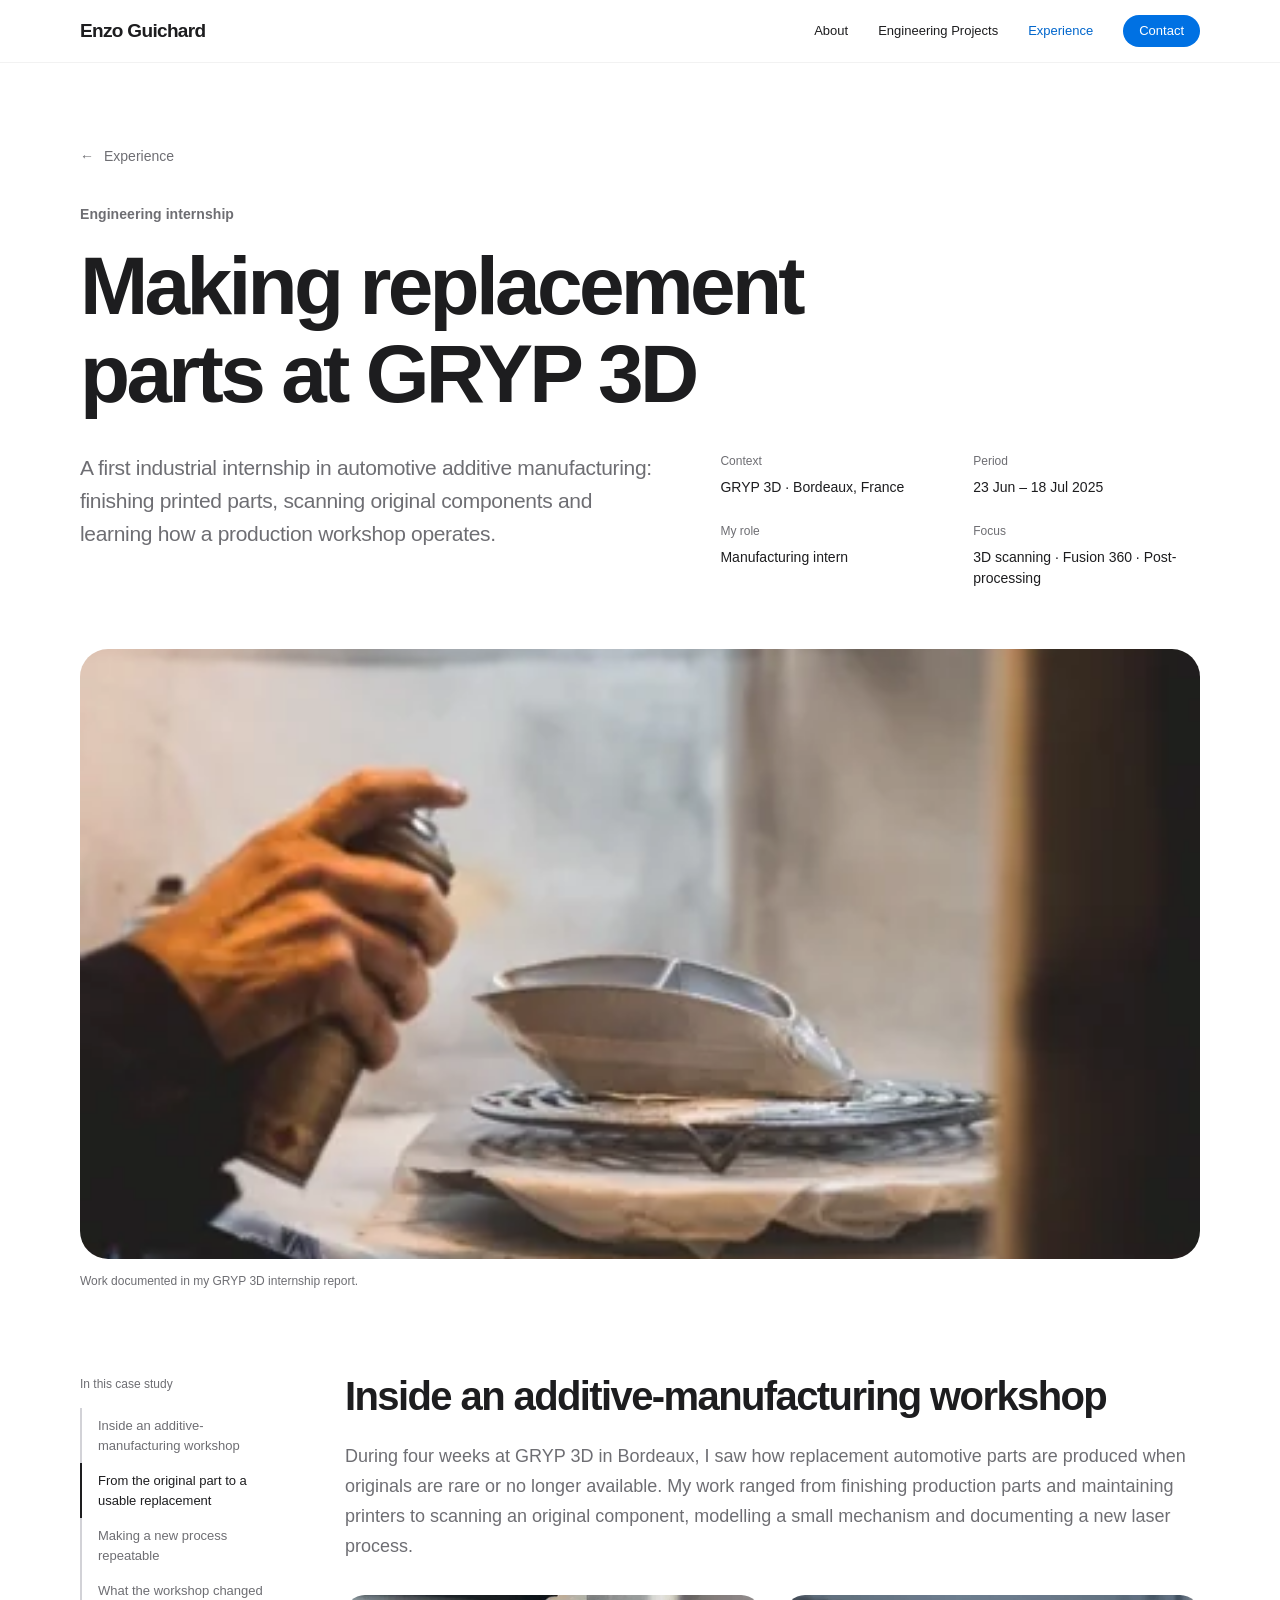
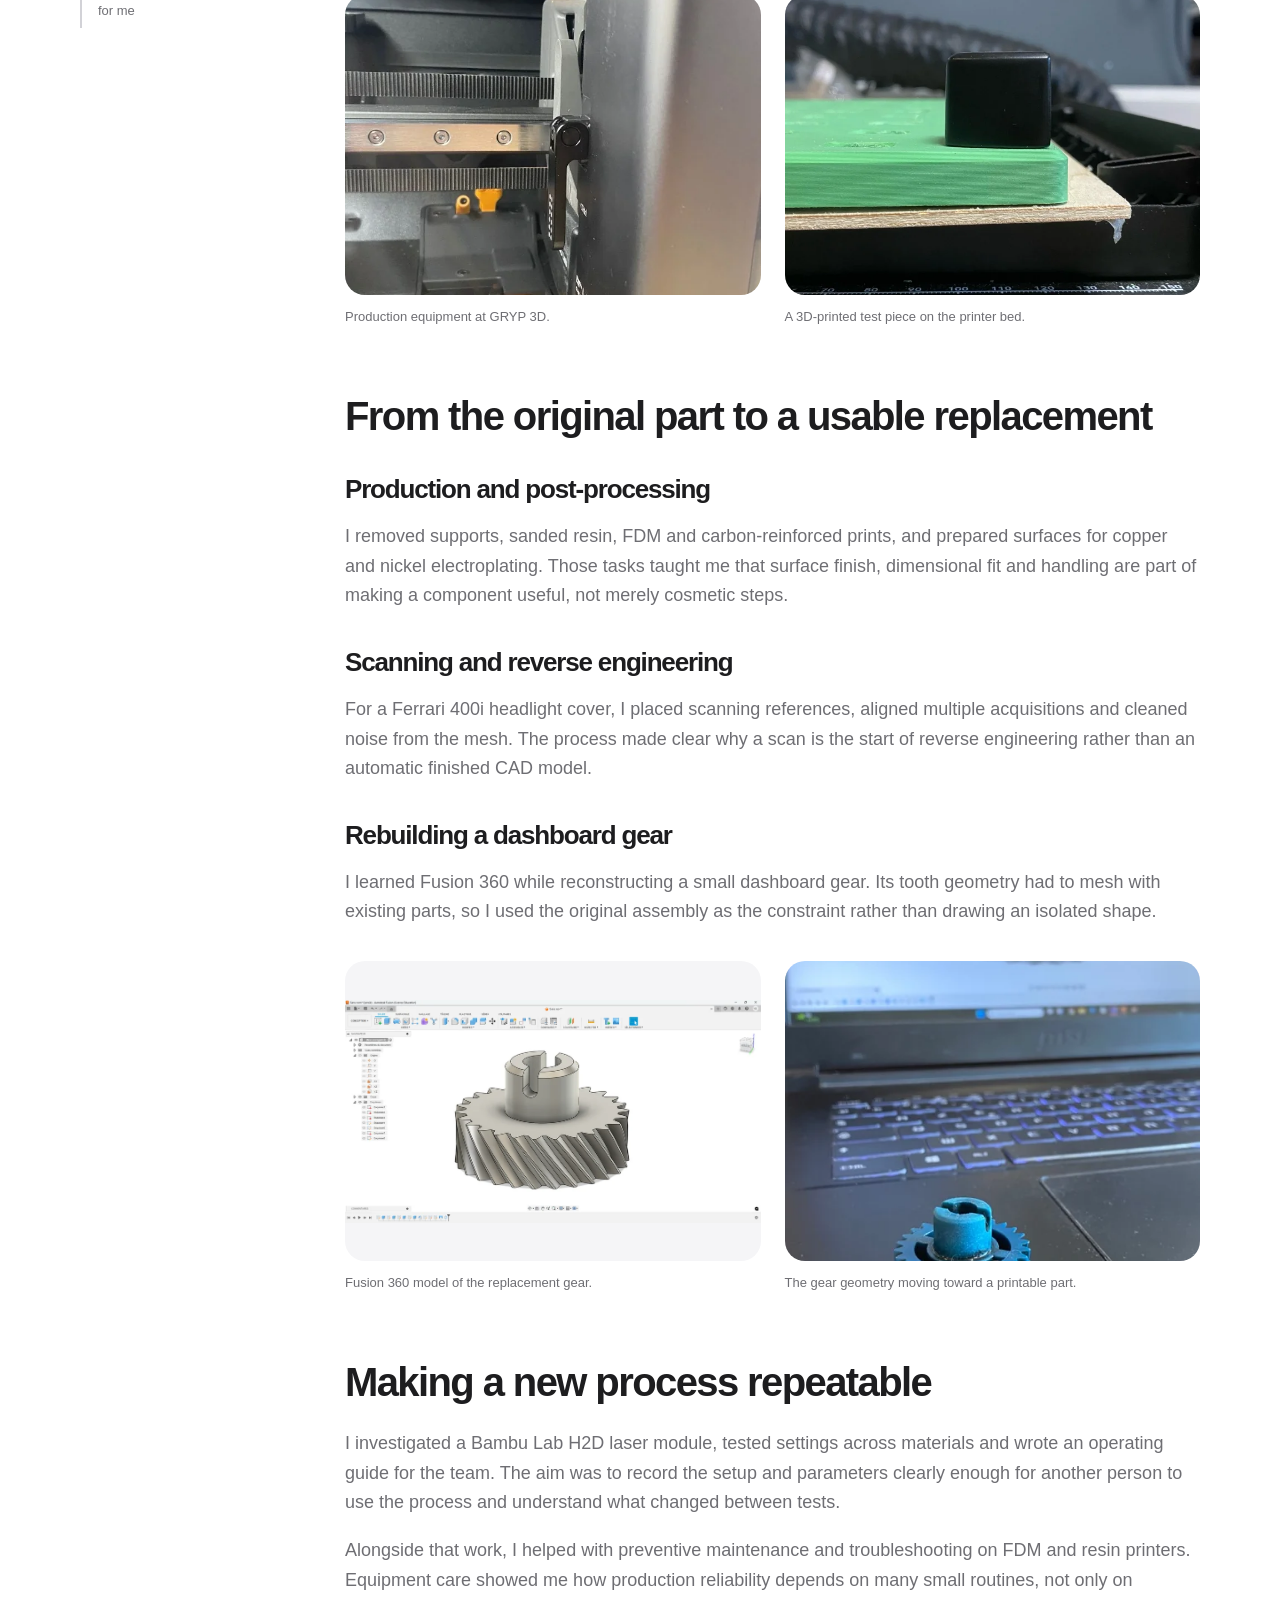
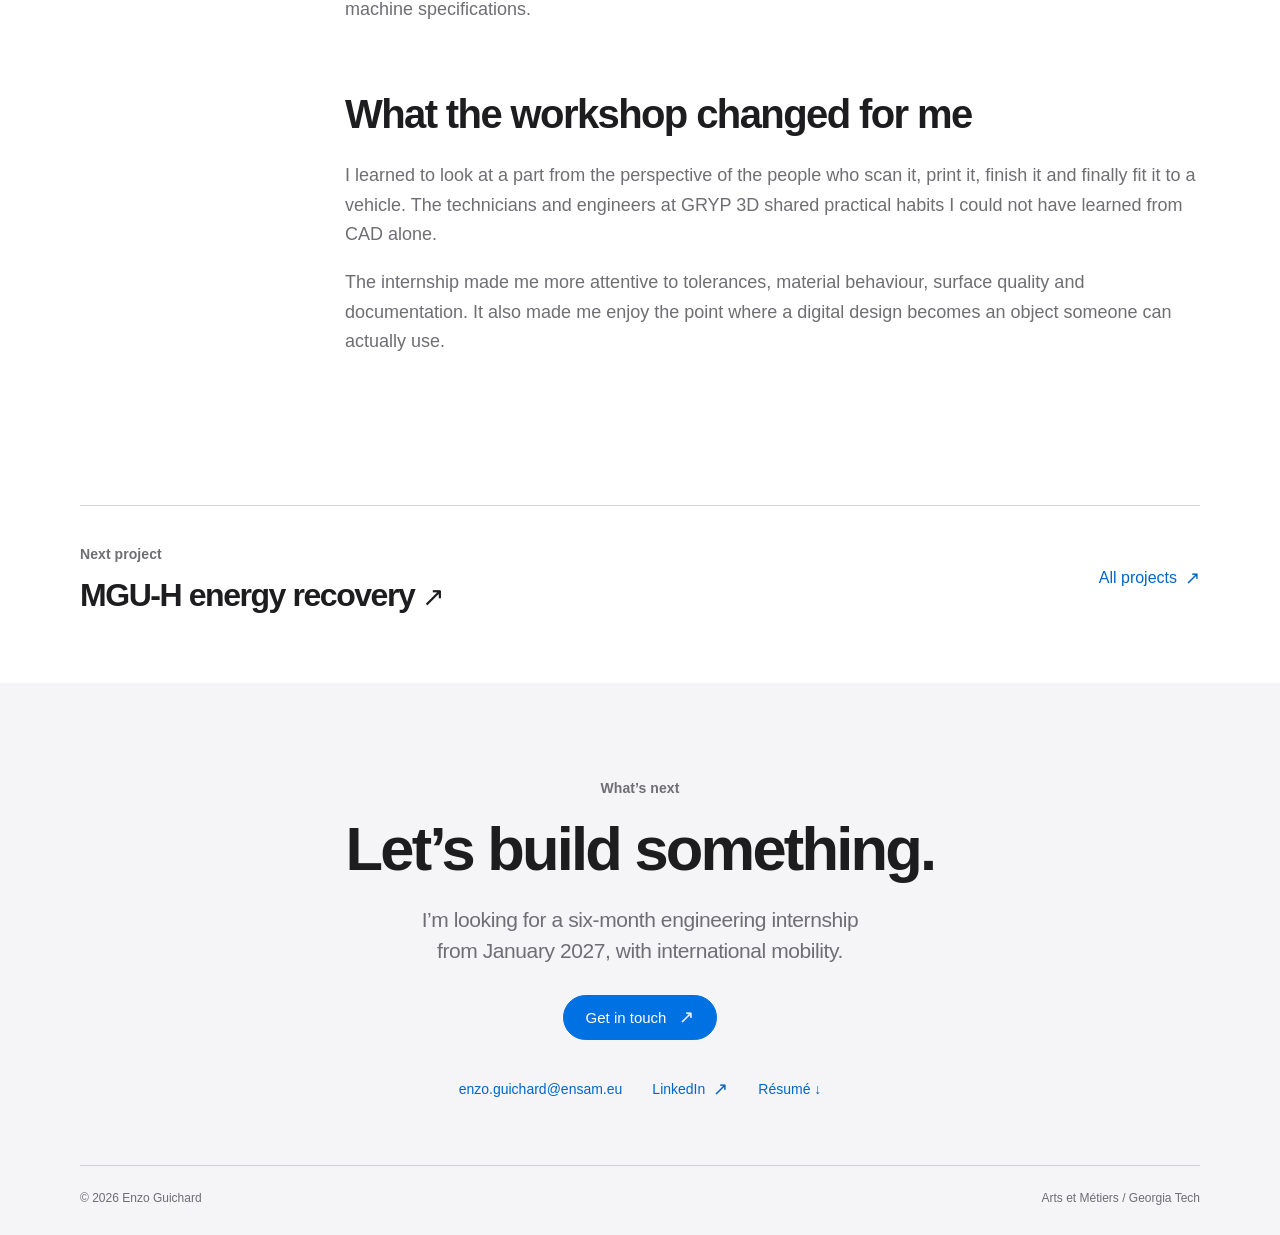
<file: projects/gryp-additive-manufacturing/index.html>
<!doctype html>
<html lang="en"><head><meta charset="utf-8"><meta name="viewport" content="width=device-width, initial-scale=1"><meta name="description" content="A first industrial internship in automotive additive manufacturing: finishing printed parts, scanning original components and learning how a production workshop operates."><meta name="theme-color" content="#ffffff"><meta property="og:type" content="website"><meta property="og:title" content="Making replacement parts at GRYP 3D — Enzo Guichard"><meta property="og:description" content="A first industrial internship in automotive additive manufacturing: finishing printed parts, scanning original components and learning how a production workshop operates."><title>Making replacement parts at GRYP 3D — Enzo Guichard</title><link rel="icon" href="../../assets/favicon.svg" type="image/svg+xml"><link rel="stylesheet" href="../../assets/style.css"><script src="../../assets/site.js" defer></script></head><body class=""><a class="skip" href="#main">Skip to content</a><header class="nav"><div class="shell nav-inner"><a class="brand" href="../../" aria-label="Enzo Guichard — home">Enzo Guichard</a><button class="menu-toggle" type="button" data-menu-button aria-expanded="false" aria-controls="navigation">Menu +</button><nav class="nav-links" id="navigation" data-menu aria-label="Main navigation"><a href="../../">About</a><a href="../../projects/">Engineering Projects</a><a href="../../experience/" aria-current="page">Experience</a><a href="#contact" class="nav-contact">Contact</a></nav></div></header><main id="main"><section class="page-hero shell"><a class="breadcrumb" href="../../experience/"><span aria-hidden="true">←</span> Experience</a><p class="eyebrow accent">Engineering internship</p><h1>Making replacement parts at GRYP 3D</h1><div class="project-summary"><p class="page-lede">A first industrial internship in automotive additive manufacturing: finishing printed parts, scanning original components and learning how a production workshop operates.</p><dl class="project-facts"><div><dt>Context</dt><dd>GRYP 3D · Bordeaux, France</dd></div><div><dt>Period</dt><dd>23 Jun – 18 Jul 2025</dd></div><div><dt>My role</dt><dd>Manufacturing intern</dd></div><div><dt>Focus</dt><dd>3D scanning · Fusion 360 · Post-processing</dd></div></dl></div></section><figure class="shell"><div class="project-cover"><img src="../../assets/images/gryp-work.webp" width="412" height="619" alt="Post-processing printed components at GRYP 3D" loading="eager" decoding="async" fetchpriority="high" class=""></div><figcaption class="caption">Work documented in my GRYP 3D internship report.</figcaption></figure><div class="case-body shell"><aside class="case-aside" aria-label="On this page"><strong>In this case study</strong><a href="#overview">Inside an additive-manufacturing workshop</a><a href="#contribution">From the original part to a usable replacement</a><a href="#documentation">Making a new process repeatable</a><a href="#lessons">What the workshop changed for me</a></aside><div class="case-main"><section class="case-section" id="overview" data-reveal><h2>Inside an additive-manufacturing workshop</h2><p>During four weeks at GRYP 3D in Bordeaux, I saw how replacement automotive parts are produced when originals are rare or no longer available. My work ranged from finishing production parts and maintaining printers to scanning an original component, modelling a small mechanism and documenting a new laser process.</p><div class="case-visuals"><figure class="case-fig photo"><img src="../../assets/images/gryp.webp" width="558" height="990" alt="Additive-manufacturing printer in the GRYP 3D workshop" loading="lazy" decoding="async" class=""><figcaption>Production equipment at GRYP 3D.</figcaption></figure><figure class="case-fig photo"><img src="../../assets/images/gryp-scan.webp" width="749" height="1332" alt="A printed automotive replacement component at GRYP 3D" loading="lazy" decoding="async" class=""><figcaption>A 3D-printed test piece on the printer bed.</figcaption></figure></div></section><section class="case-section" id="contribution" data-reveal><h2>From the original part to a usable replacement</h2><h3>Production and post-processing</h3><p>I removed supports, sanded resin, FDM and carbon-reinforced prints, and prepared surfaces for copper and nickel electroplating. Those tasks taught me that surface finish, dimensional fit and handling are part of making a component useful, not merely cosmetic steps.</p><h3>Scanning and reverse engineering</h3><p>For a Ferrari 400i headlight cover, I placed scanning references, aligned multiple acquisitions and cleaned noise from the mesh. The process made clear why a scan is the start of reverse engineering rather than an automatic finished CAD model.</p><h3>Rebuilding a dashboard gear</h3><p>I learned Fusion 360 while reconstructing a small dashboard gear. Its tooth geometry had to mesh with existing parts, so I used the original assembly as the constraint rather than drawing an isolated shape.</p><div class="case-visuals"><figure class="case-fig"><img src="../../assets/images/gryp-gear-cad.webp" width="937" height="503" alt="Fusion 360 CAD model of a small dashboard gear" loading="lazy" decoding="async" class=""><figcaption>Fusion 360 model of the replacement gear.</figcaption></figure><figure class="case-fig photo"><img src="../../assets/images/gryp-gear-print.webp" width="499" height="887" alt="Printed prototype gear shown next to its digital model" loading="lazy" decoding="async" class=""><figcaption>The gear geometry moving toward a printable part.</figcaption></figure></div></section><section class="case-section" id="documentation" data-reveal><h2>Making a new process repeatable</h2><p>I investigated a Bambu Lab H2D laser module, tested settings across materials and wrote an operating guide for the team. The aim was to record the setup and parameters clearly enough for another person to use the process and understand what changed between tests.</p><p>Alongside that work, I helped with preventive maintenance and troubleshooting on FDM and resin printers. Equipment care showed me how production reliability depends on many small routines, not only on machine specifications.</p></section><section class="case-section" id="lessons" data-reveal><h2>What the workshop changed for me</h2><p>I learned to look at a part from the perspective of the people who scan it, print it, finish it and finally fit it to a vehicle. The technicians and engineers at GRYP 3D shared practical habits I could not have learned from CAD alone.</p><p>The internship made me more attentive to tolerances, material behaviour, surface quality and documentation. It also made me enjoy the point where a digital design becomes an object someone can actually use.</p></section></div></div><nav class="project-next shell" aria-label="More projects"><a href="../mgu-h-energy-recovery/"><p class="eyebrow accent">Next project</p><h3>MGU-H energy recovery <span class="arrow" aria-hidden="true">↗</span></h3></a><a class="text-link" href="../../projects/">All projects <span class="arrow" aria-hidden="true">↗</span></a></nav></main><section class="contact" id="contact" aria-labelledby="contact-title"><div class="shell contact-inner" data-reveal><p class="eyebrow">What’s next</p><h2 id="contact-title">Let’s build something.</h2><p>I’m looking for a six-month engineering internship<br class="desktop-break"> from January 2027, with international mobility.</p><a class="button primary" href="mailto:enzo.guichard@ensam.eu">Get in touch <span class="arrow" aria-hidden="true">↗</span></a><div class="contact-links"><a class="text-link" href="mailto:enzo.guichard@ensam.eu">enzo.guichard@ensam.eu</a><a class="text-link" href="https://www.linkedin.com/in/enzo-guichard-087701239/" target="_blank" rel="noopener noreferrer">LinkedIn <span class="arrow" aria-hidden="true">↗</span></a><a class="text-link" href="../../assets/documents/enzo-guichard-resume.pdf" download="Enzo-Guichard-Resume.pdf">Résumé ↓</a></div></div></section><footer class="footer"><div class="shell footer-inner"><span>© 2026 Enzo Guichard</span><span>Arts et Métiers / Georgia Tech</span></div></footer></body></html>
</file>
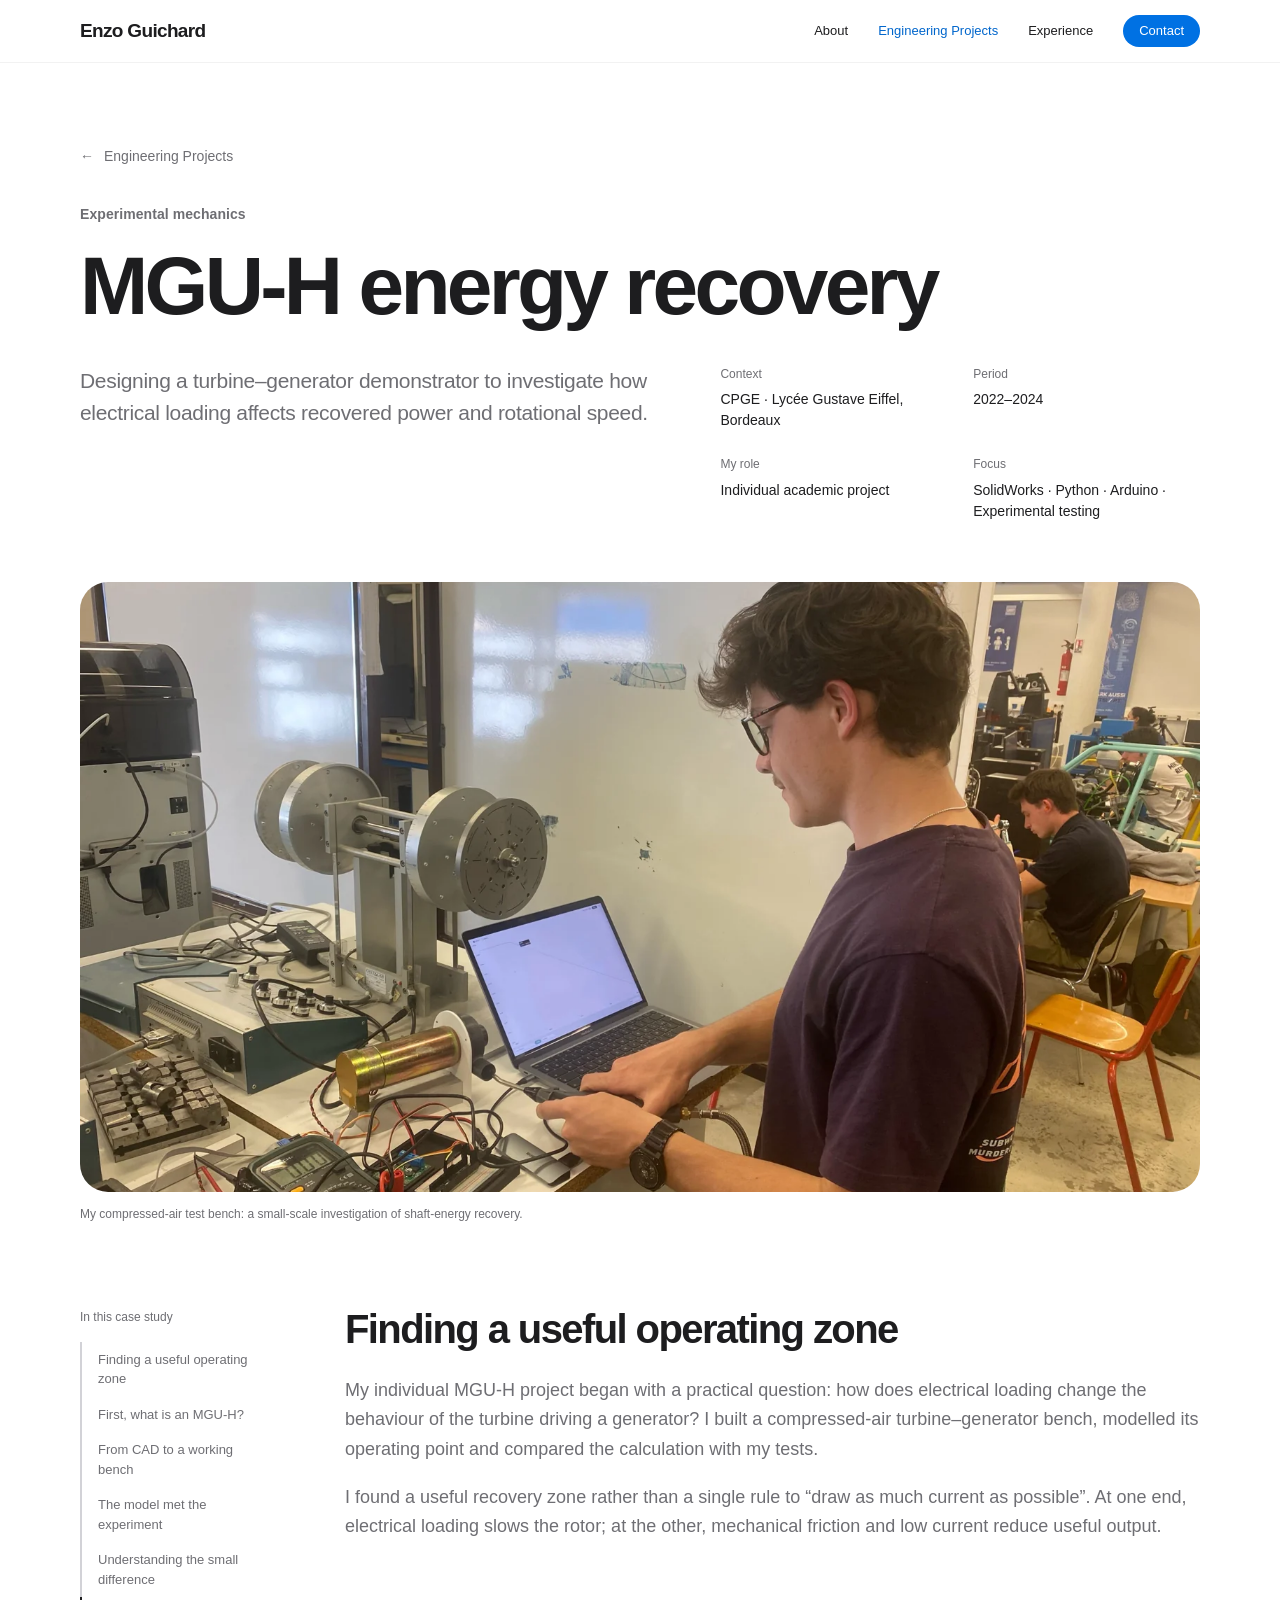
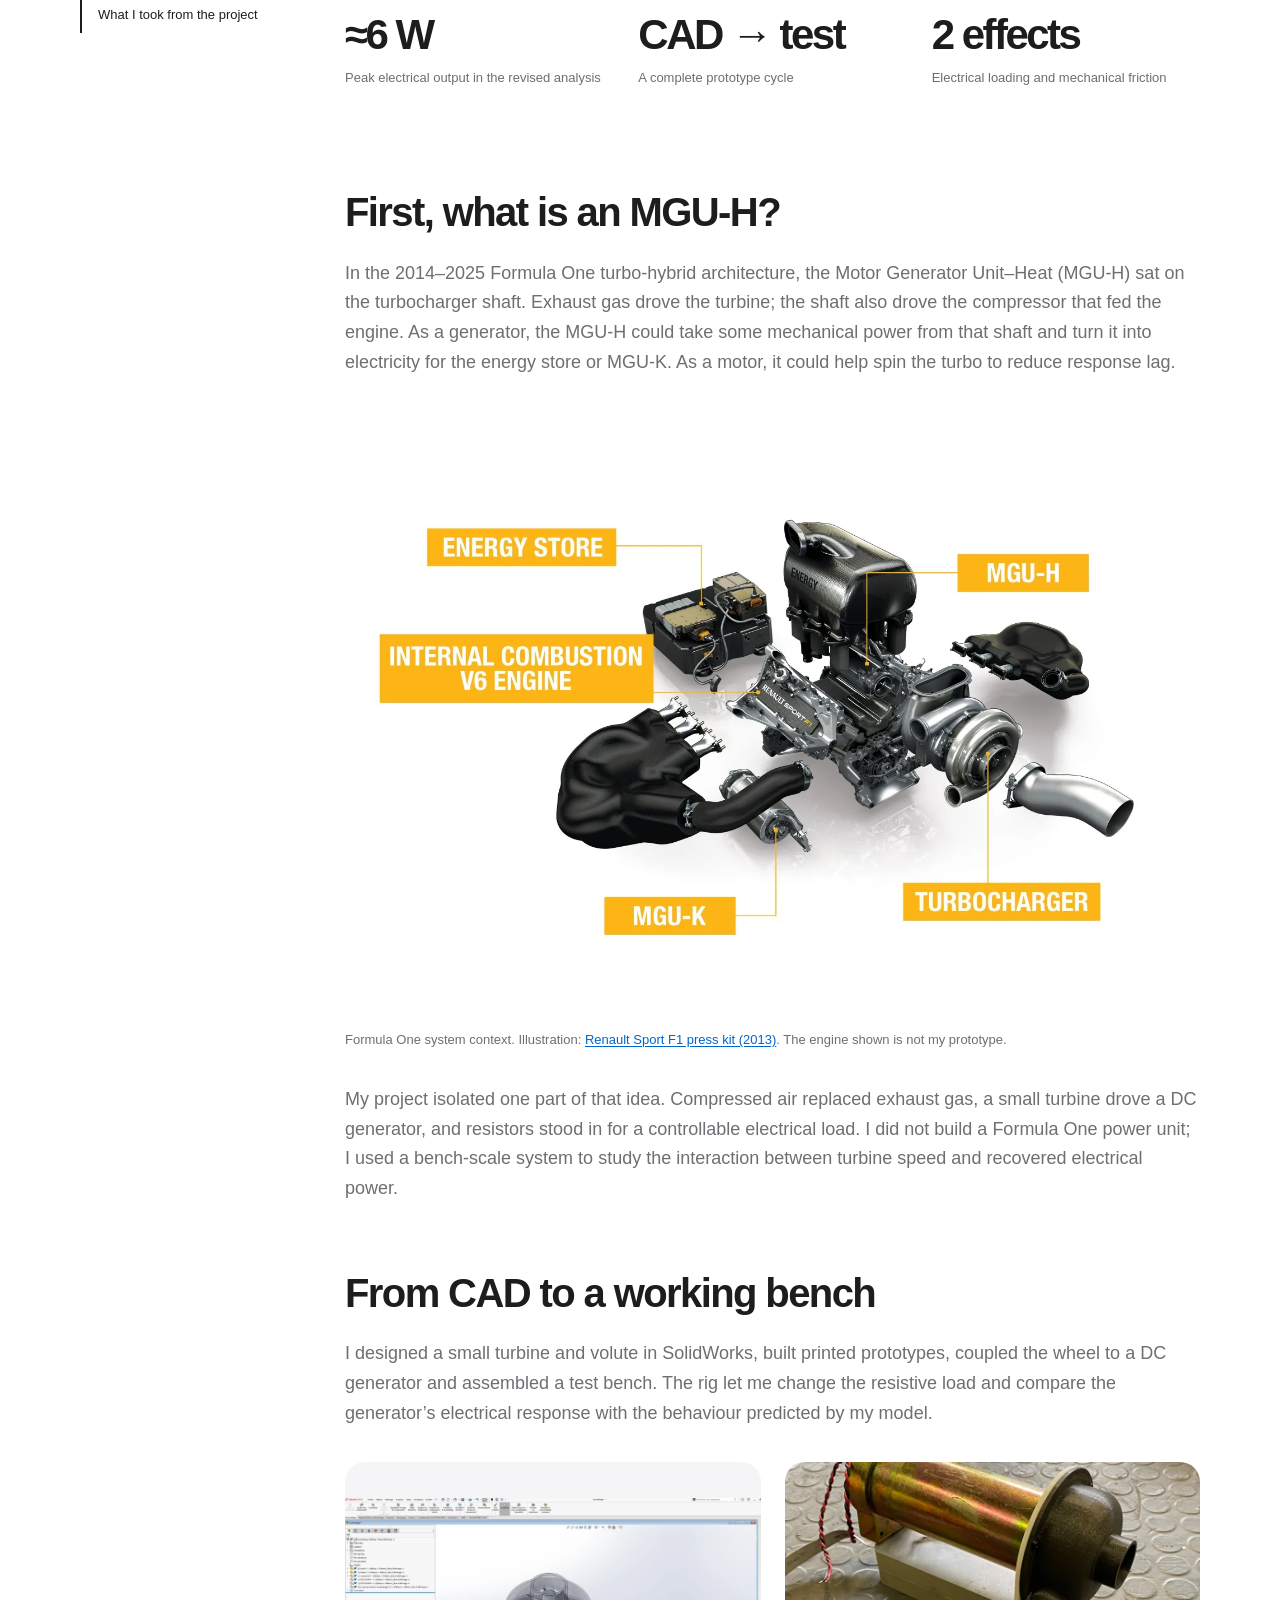
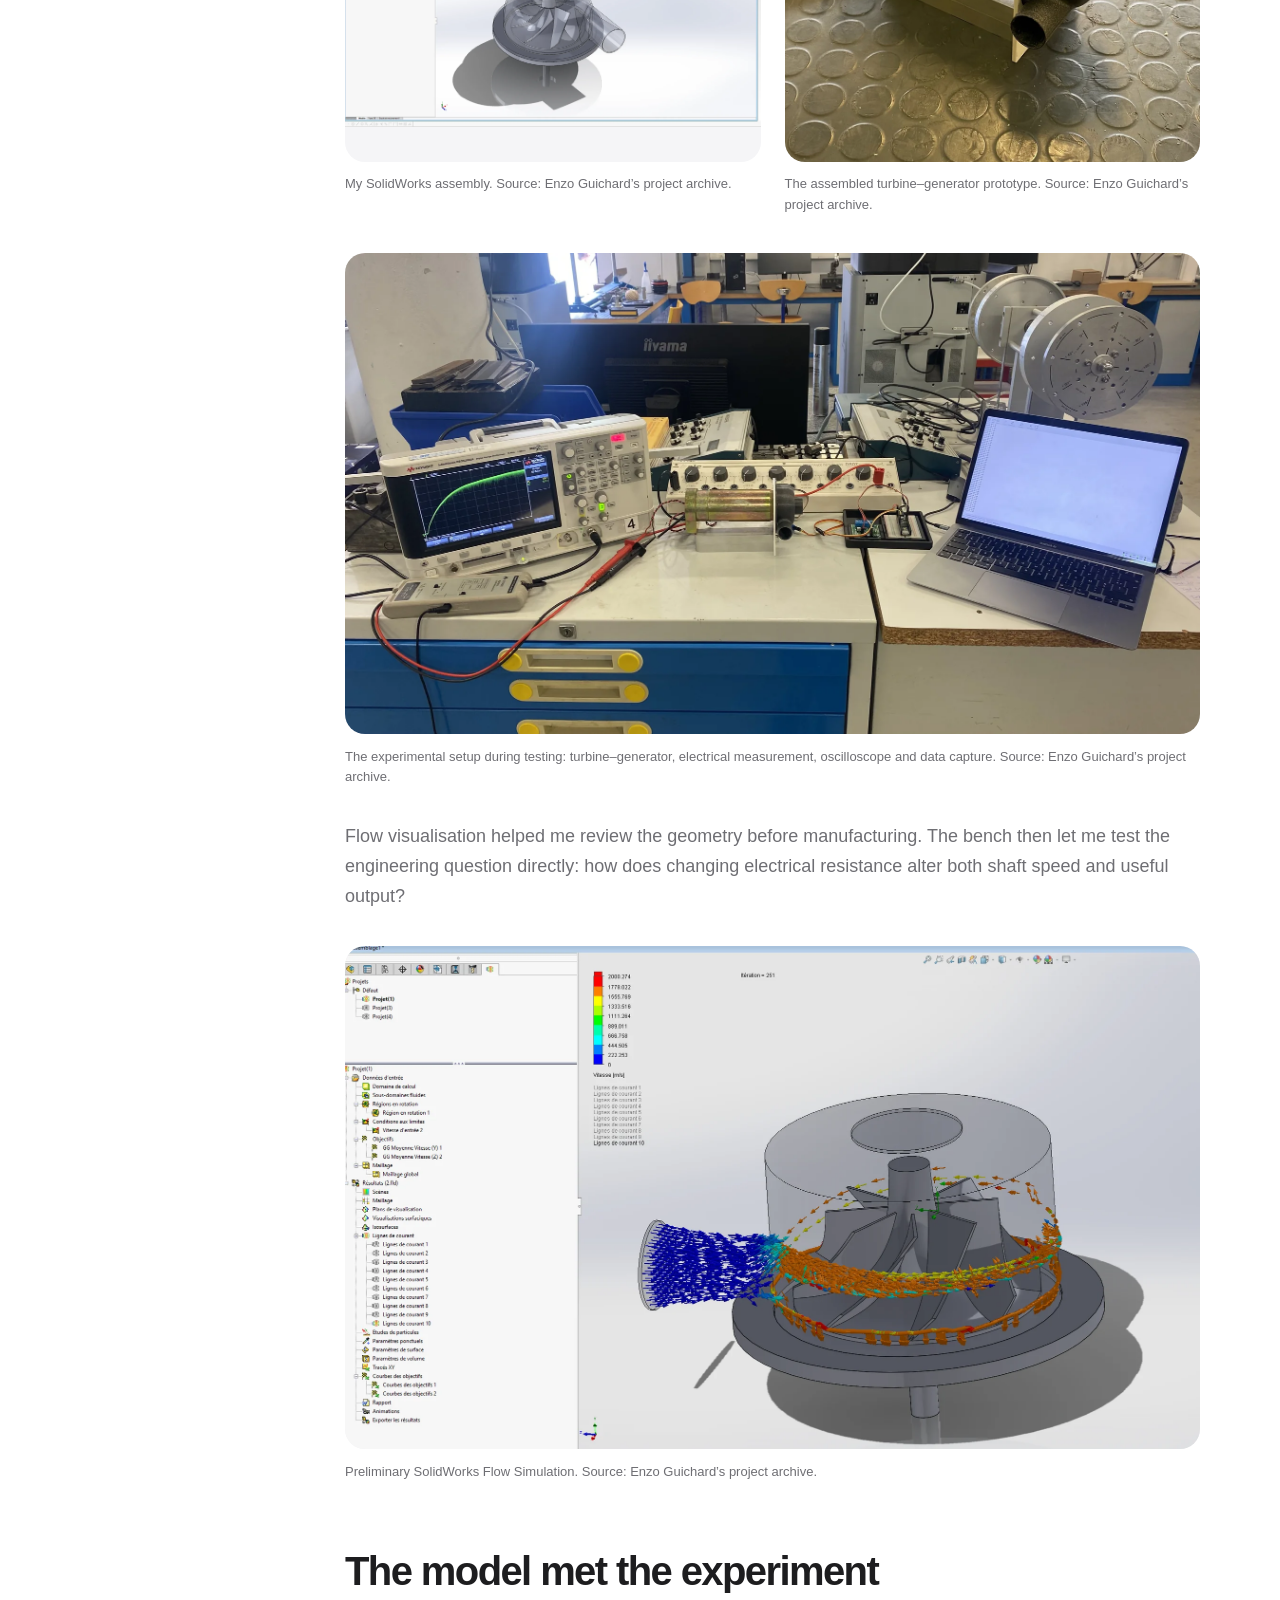
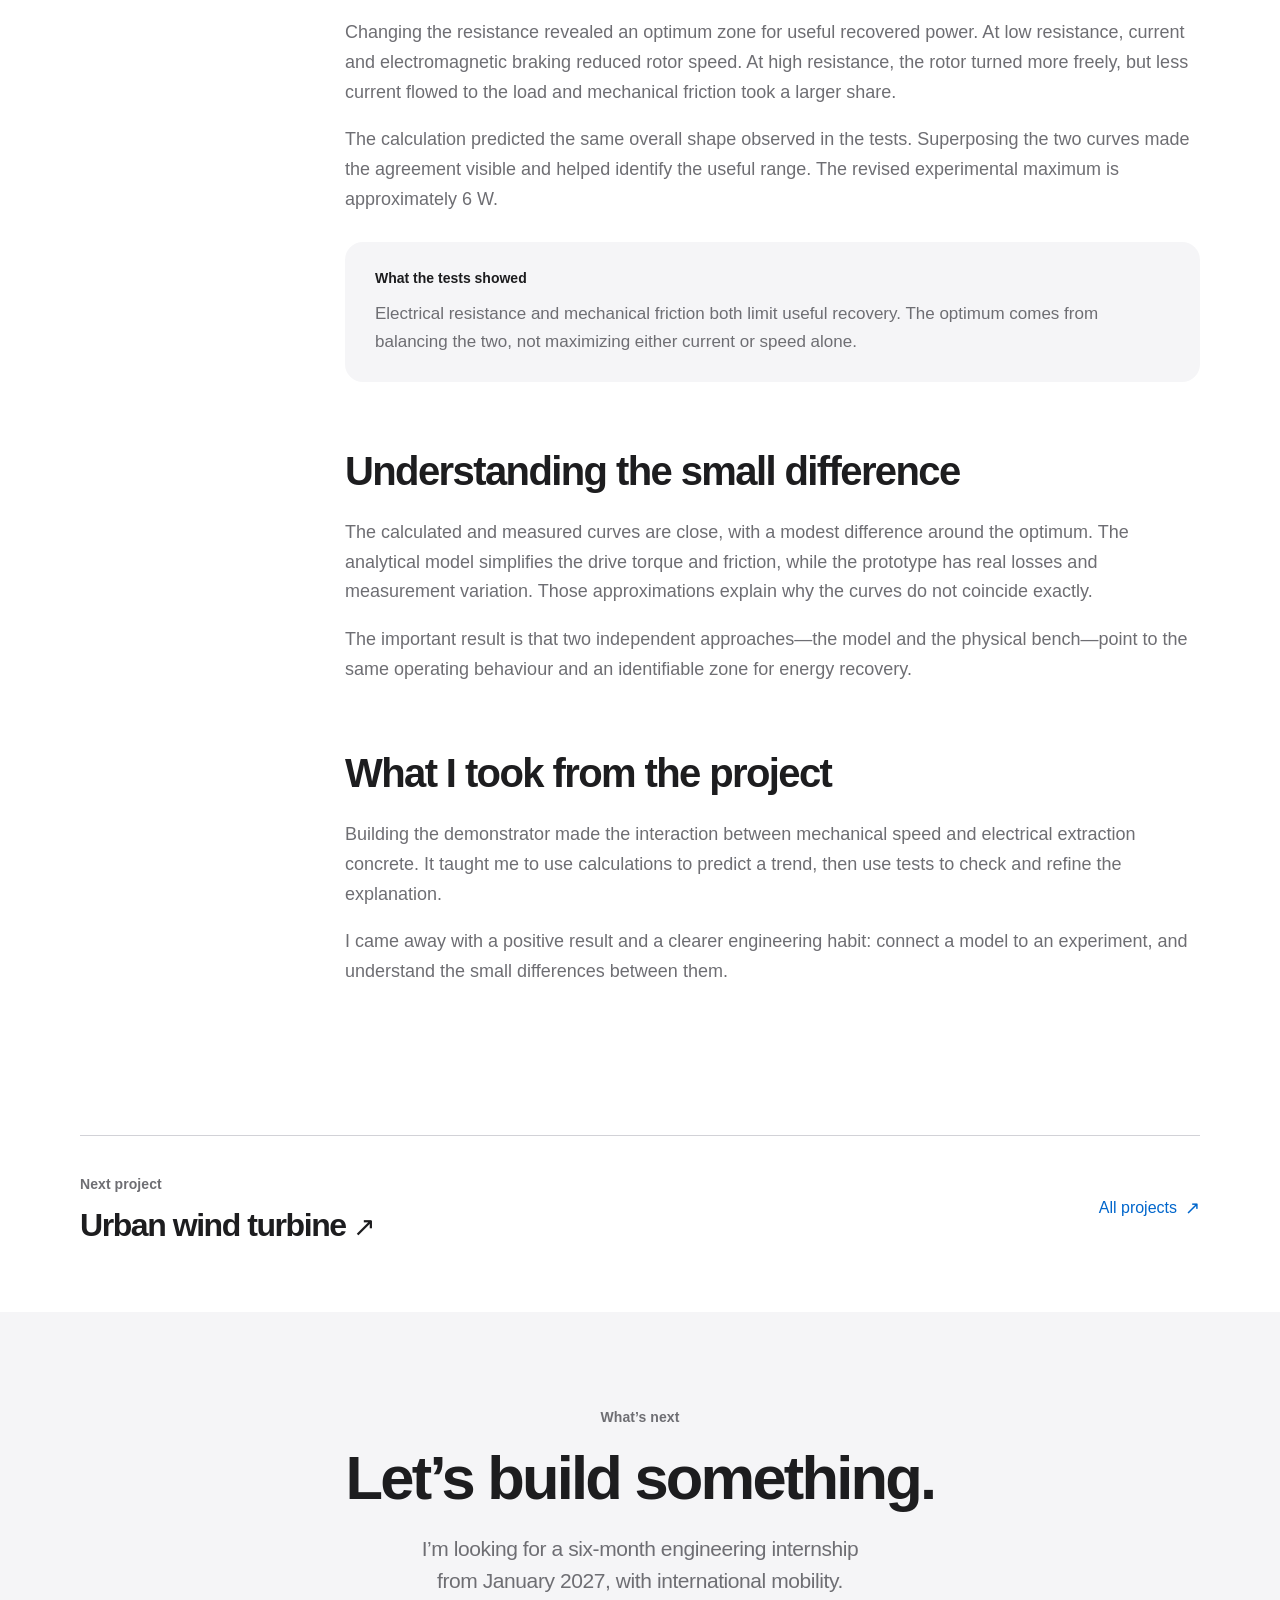
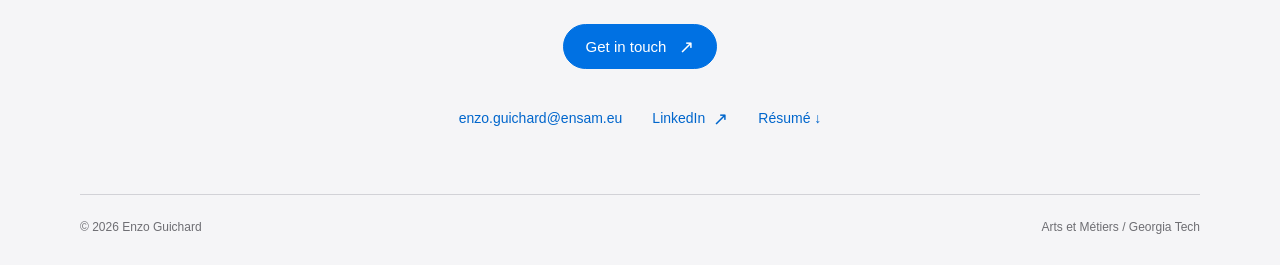
<file: projects/mgu-h-energy-recovery/index.html>
<!doctype html>
<html lang="en"><head><meta charset="utf-8"><meta name="viewport" content="width=device-width, initial-scale=1"><meta name="description" content="Designing a turbine–generator demonstrator to investigate how electrical loading affects recovered power and rotational speed."><meta name="theme-color" content="#ffffff"><meta property="og:type" content="website"><meta property="og:title" content="MGU-H energy recovery — Enzo Guichard"><meta property="og:description" content="Designing a turbine–generator demonstrator to investigate how electrical loading affects recovered power and rotational speed."><title>MGU-H energy recovery — Enzo Guichard</title><link rel="icon" href="../../assets/favicon.svg" type="image/svg+xml"><link rel="stylesheet" href="../../assets/style.css"><script src="../../assets/site.js" defer></script></head><body class=""><a class="skip" href="#main">Skip to content</a><header class="nav"><div class="shell nav-inner"><a class="brand" href="../../" aria-label="Enzo Guichard — home">Enzo Guichard</a><button class="menu-toggle" type="button" data-menu-button aria-expanded="false" aria-controls="navigation">Menu +</button><nav class="nav-links" id="navigation" data-menu aria-label="Main navigation"><a href="../../">About</a><a href="../../projects/" aria-current="page">Engineering Projects</a><a href="../../experience/">Experience</a><a href="#contact" class="nav-contact">Contact</a></nav></div></header><main id="main"><section class="page-hero shell"><a class="breadcrumb" href="../../projects/"><span aria-hidden="true">←</span> Engineering Projects</a><p class="eyebrow accent">Experimental mechanics</p><h1>MGU-H energy recovery</h1><div class="project-summary"><p class="page-lede">Designing a turbine–generator demonstrator to investigate how electrical loading affects recovered power and rotational speed.</p><dl class="project-facts"><div><dt>Context</dt><dd>CPGE · Lycée Gustave Eiffel, Bordeaux</dd></div><div><dt>Period</dt><dd>2022–2024</dd></div><div><dt>My role</dt><dd>Individual academic project</dd></div><div><dt>Focus</dt><dd>SolidWorks · Python · Arduino · Experimental testing</dd></div></dl></div></section><figure class="shell"><div class="project-cover"><img src="../../assets/images/mgu.webp" srcset="../../assets/images/mgu-800.webp 800w, ../../assets/images/mgu.webp 1600w" sizes="(max-width:760px) 100vw, (max-width:1200px) 70vw, 1100px" width="1600" height="900" alt="Enzo working at the turbine and generator test bench" loading="eager" decoding="async" fetchpriority="high" class=""></div><figcaption class="caption">My compressed-air test bench: a small-scale investigation of shaft-energy recovery.</figcaption></figure><div class="case-body shell"><aside class="case-aside" aria-label="On this page"><strong>In this case study</strong><a href="#overview">Finding a useful operating zone</a><a href="#f1-context">First, what is an MGU-H?</a><a href="#contribution">From CAD to a working bench</a><a href="#results">The model met the experiment</a><a href="#limits">Understanding the small difference</a><a href="#lessons">What I took from the project</a></aside><div class="case-main"><section class="case-section" id="overview" data-reveal><h2>Finding a useful operating zone</h2><p>My individual MGU-H project began with a practical question: how does electrical loading change the behaviour of the turbine driving a generator? I built a compressed-air turbine–generator bench, modelled its operating point and compared the calculation with my tests.</p><p>I found a useful recovery zone rather than a single rule to “draw as much current as possible”. At one end, electrical loading slows the rotor; at the other, mechanical friction and low current reduce useful output.</p><div class="facts-band"><div><strong>≈6 W</strong><span>Peak electrical output in the revised analysis</span></div><div><strong>CAD → test</strong><span>A complete prototype cycle</span></div><div><strong>2 effects</strong><span>Electrical loading and mechanical friction</span></div></div></section><section class="case-section" id="f1-context" data-reveal><h2>First, what is an MGU-H?</h2><p>In the 2014–2025 Formula One turbo-hybrid architecture, the Motor Generator Unit–Heat (MGU-H) sat on the turbocharger shaft. Exhaust gas drove the turbine; the shaft also drove the compressor that fed the engine. As a generator, the MGU-H could take some mechanical power from that shaft and turn it into electricity for the energy store or MGU-K. As a motor, it could help spin the turbo to reduce response lag.</p><figure class="case-fig"><img src="../../assets/images/mgu-f1-context.webp" width="1528" height="1080" alt="Renault Sport F1 illustration locating the MGU-H beside the V6 engine, turbocharger, MGU-K and energy store" loading="lazy" decoding="async" class=""><figcaption>Formula One system context. Illustration: <a href="https://media.renault-group.nl/wp-content/uploads/2013/06/F1_motor_presskit.pdf" target="_blank" rel="noopener noreferrer">Renault Sport F1 press kit (2013)</a>. The engine shown is not my prototype.</figcaption></figure><p>My project isolated one part of that idea. Compressed air replaced exhaust gas, a small turbine drove a DC generator, and resistors stood in for a controllable electrical load. I did not build a Formula One power unit; I used a bench-scale system to study the interaction between turbine speed and recovered electrical power.</p></section><section class="case-section" id="contribution" data-reveal><h2>From CAD to a working bench</h2><p>I designed a small turbine and volute in SolidWorks, built printed prototypes, coupled the wheel to a DC generator and assembled a test bench. The rig let me change the resistive load and compare the generator’s electrical response with the behaviour predicted by my model.</p><div class="case-visuals"><figure class="case-fig"><img src="../../assets/images/mgu-cad-new.webp" width="1800" height="991" alt="SolidWorks assembly of the turbine, volute and shaft" loading="lazy" decoding="async" class=""><figcaption>My SolidWorks assembly. Source: Enzo Guichard’s project archive.</figcaption></figure><figure class="case-fig photo"><img src="../../assets/images/mgu-rig.webp" width="900" height="1600" alt="Physical turbine and generator demonstrator" loading="lazy" decoding="async" class=""><figcaption>The assembled turbine–generator prototype. Source: Enzo Guichard’s project archive.</figcaption></figure></div><figure class="case-fig photo wide-photo"><img src="../../assets/images/mgu-bench-new.webp" width="1800" height="1013" alt="Turbine generator test bench with oscilloscope, instruments and laptop" loading="lazy" decoding="async" class=""><figcaption>The experimental setup during testing: turbine–generator, electrical measurement, oscilloscope and data capture. Source: Enzo Guichard’s project archive.</figcaption></figure><p>Flow visualisation helped me review the geometry before manufacturing. The bench then let me test the engineering question directly: how does changing electrical resistance alter both shaft speed and useful output?</p><figure class="case-fig"><img src="../../assets/images/mgu-flow.webp" width="1800" height="1059" alt="SolidWorks preliminary flow trajectories through the turbine volute" loading="lazy" decoding="async" class=""><figcaption>Preliminary SolidWorks Flow Simulation. Source: Enzo Guichard’s project archive.</figcaption></figure></section><section class="case-section" id="results" data-reveal><h2>The model met the experiment</h2><p>Changing the resistance revealed an optimum zone for useful recovered power. At low resistance, current and electromagnetic braking reduced rotor speed. At high resistance, the rotor turned more freely, but less current flowed to the load and mechanical friction took a larger share.</p><p>The calculation predicted the same overall shape observed in the tests. Superposing the two curves made the agreement visible and helped identify the useful range. The revised experimental maximum is approximately 6 W.</p><div class="result"><span class="fact-label">What the tests showed</span><p>Electrical resistance and mechanical friction both limit useful recovery. The optimum comes from balancing the two, not maximizing either current or speed alone.</p></div></section><section class="case-section" id="limits" data-reveal><h2>Understanding the small difference</h2><p>The calculated and measured curves are close, with a modest difference around the optimum. The analytical model simplifies the drive torque and friction, while the prototype has real losses and measurement variation. Those approximations explain why the curves do not coincide exactly.</p><p>The important result is that two independent approaches—the model and the physical bench—point to the same operating behaviour and an identifiable zone for energy recovery.</p></section><section class="case-section" id="lessons" data-reveal><h2>What I took from the project</h2><p>Building the demonstrator made the interaction between mechanical speed and electrical extraction concrete. It taught me to use calculations to predict a trend, then use tests to check and refine the explanation.</p><p>I came away with a positive result and a clearer engineering habit: connect a model to an experiment, and understand the small differences between them.</p></section></div></div><nav class="project-next shell" aria-label="More projects"><a href="../urban-wind-turbine/"><p class="eyebrow accent">Next project</p><h3>Urban wind turbine <span class="arrow" aria-hidden="true">↗</span></h3></a><a class="text-link" href="../../projects/">All projects <span class="arrow" aria-hidden="true">↗</span></a></nav></main><section class="contact" id="contact" aria-labelledby="contact-title"><div class="shell contact-inner" data-reveal><p class="eyebrow">What’s next</p><h2 id="contact-title">Let’s build something.</h2><p>I’m looking for a six-month engineering internship<br class="desktop-break"> from January 2027, with international mobility.</p><a class="button primary" href="mailto:enzo.guichard@ensam.eu">Get in touch <span class="arrow" aria-hidden="true">↗</span></a><div class="contact-links"><a class="text-link" href="mailto:enzo.guichard@ensam.eu">enzo.guichard@ensam.eu</a><a class="text-link" href="https://www.linkedin.com/in/enzo-guichard-087701239/" target="_blank" rel="noopener noreferrer">LinkedIn <span class="arrow" aria-hidden="true">↗</span></a><a class="text-link" href="../../assets/documents/enzo-guichard-resume.pdf" download="Enzo-Guichard-Resume.pdf">Résumé ↓</a></div></div></section><footer class="footer"><div class="shell footer-inner"><span>© 2026 Enzo Guichard</span><span>Arts et Métiers / Georgia Tech</span></div></footer></body></html>
</file>
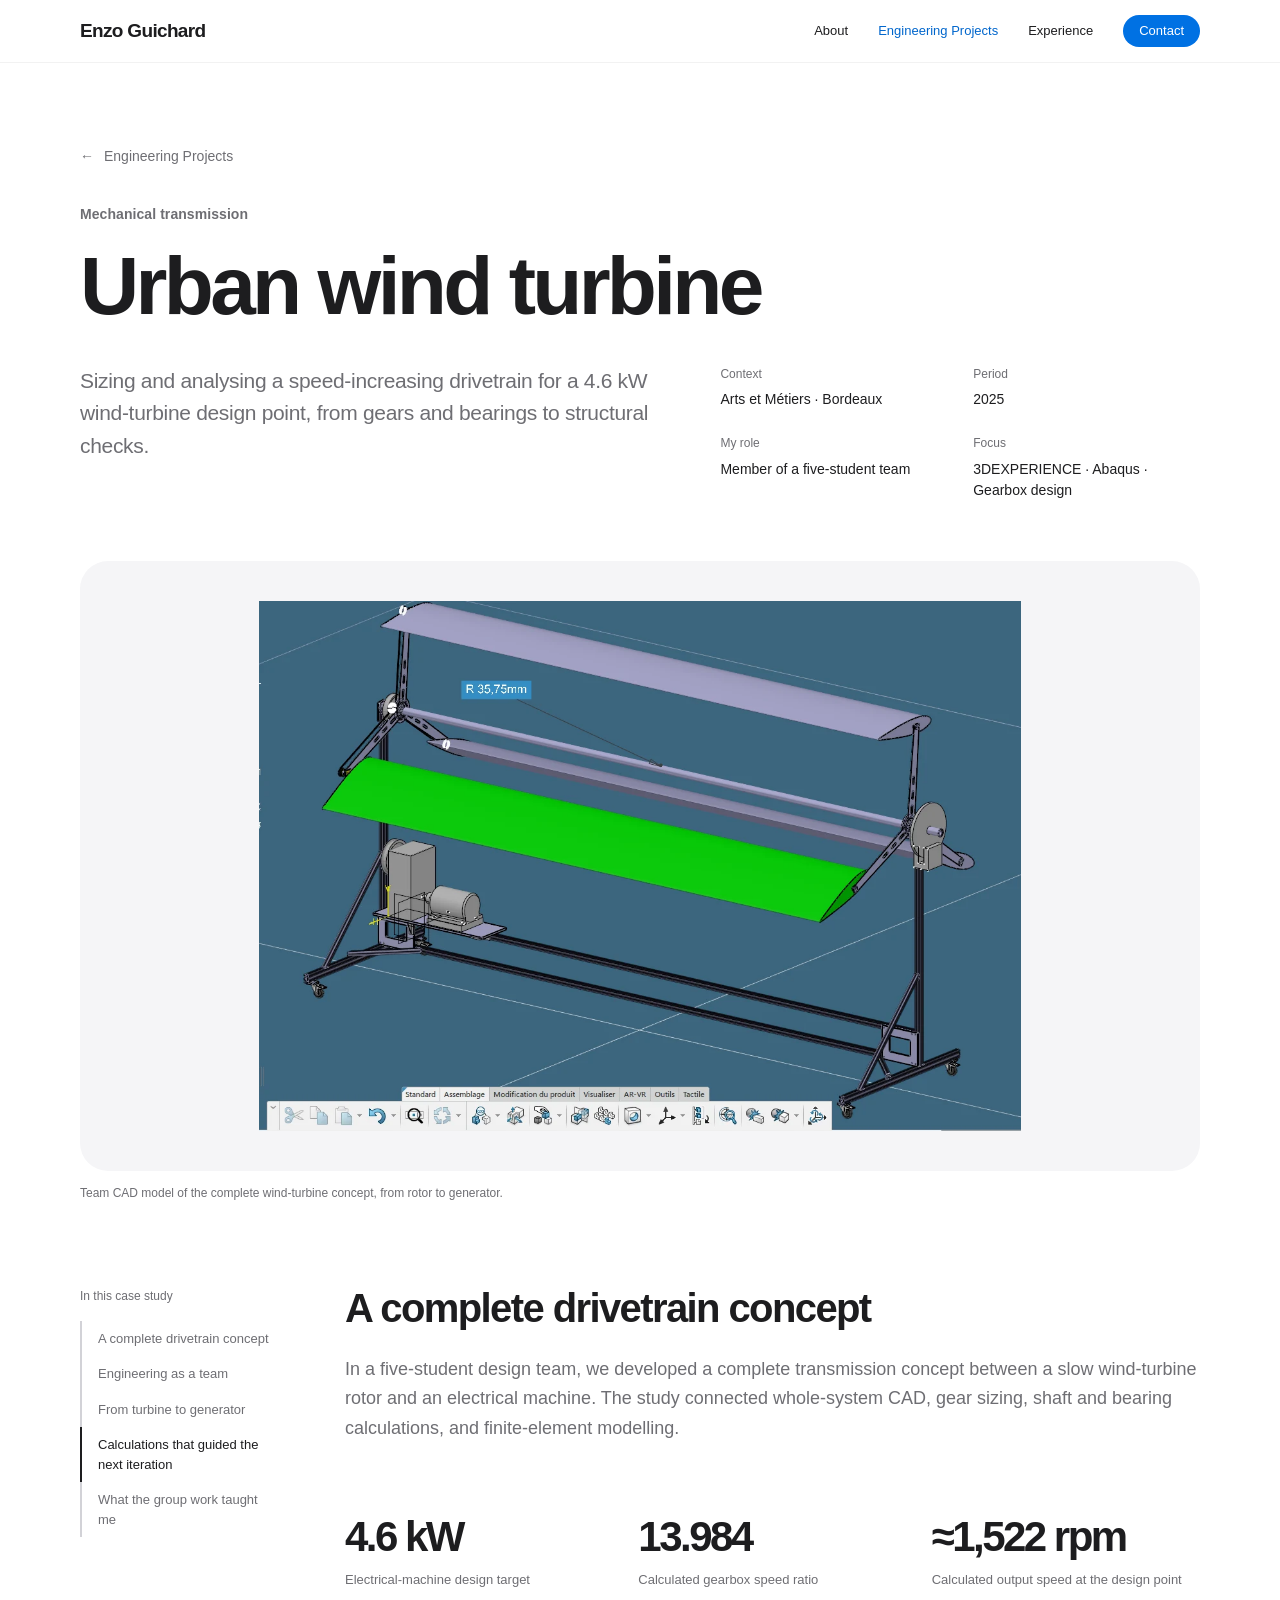
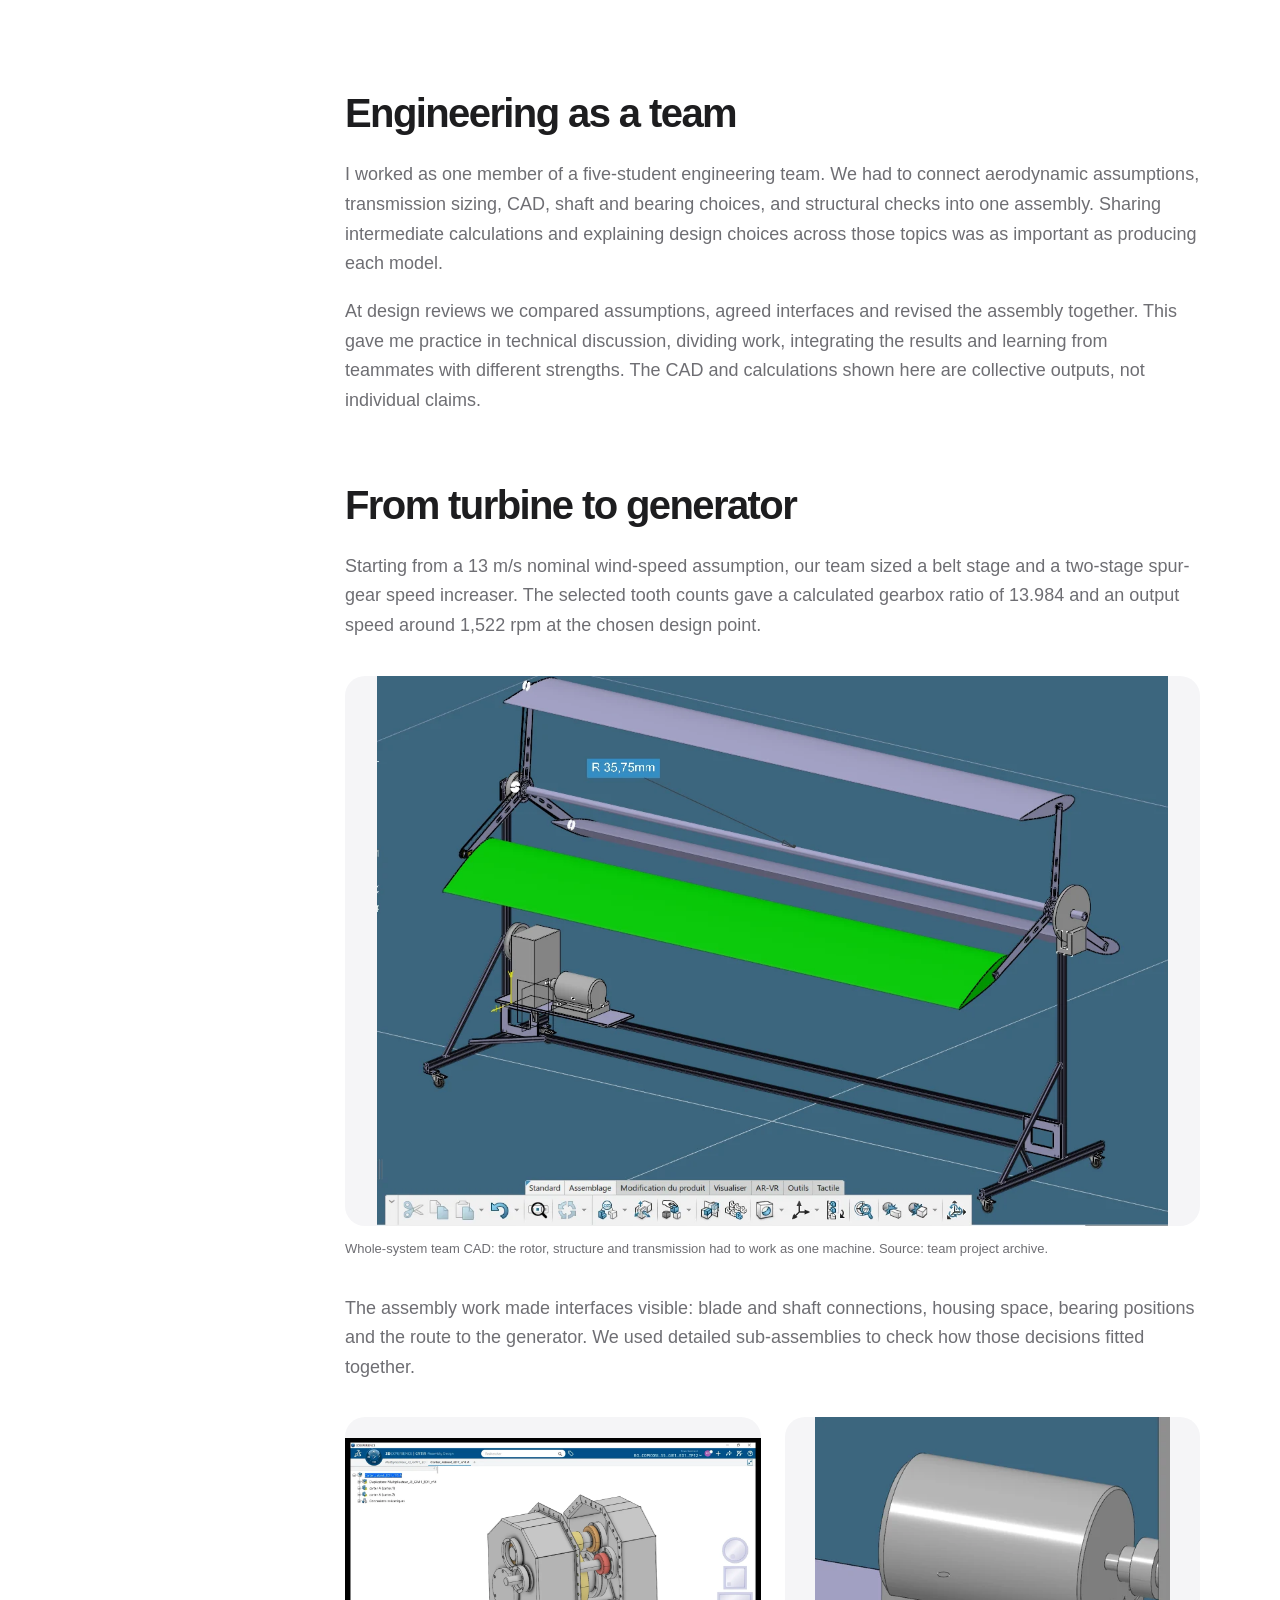
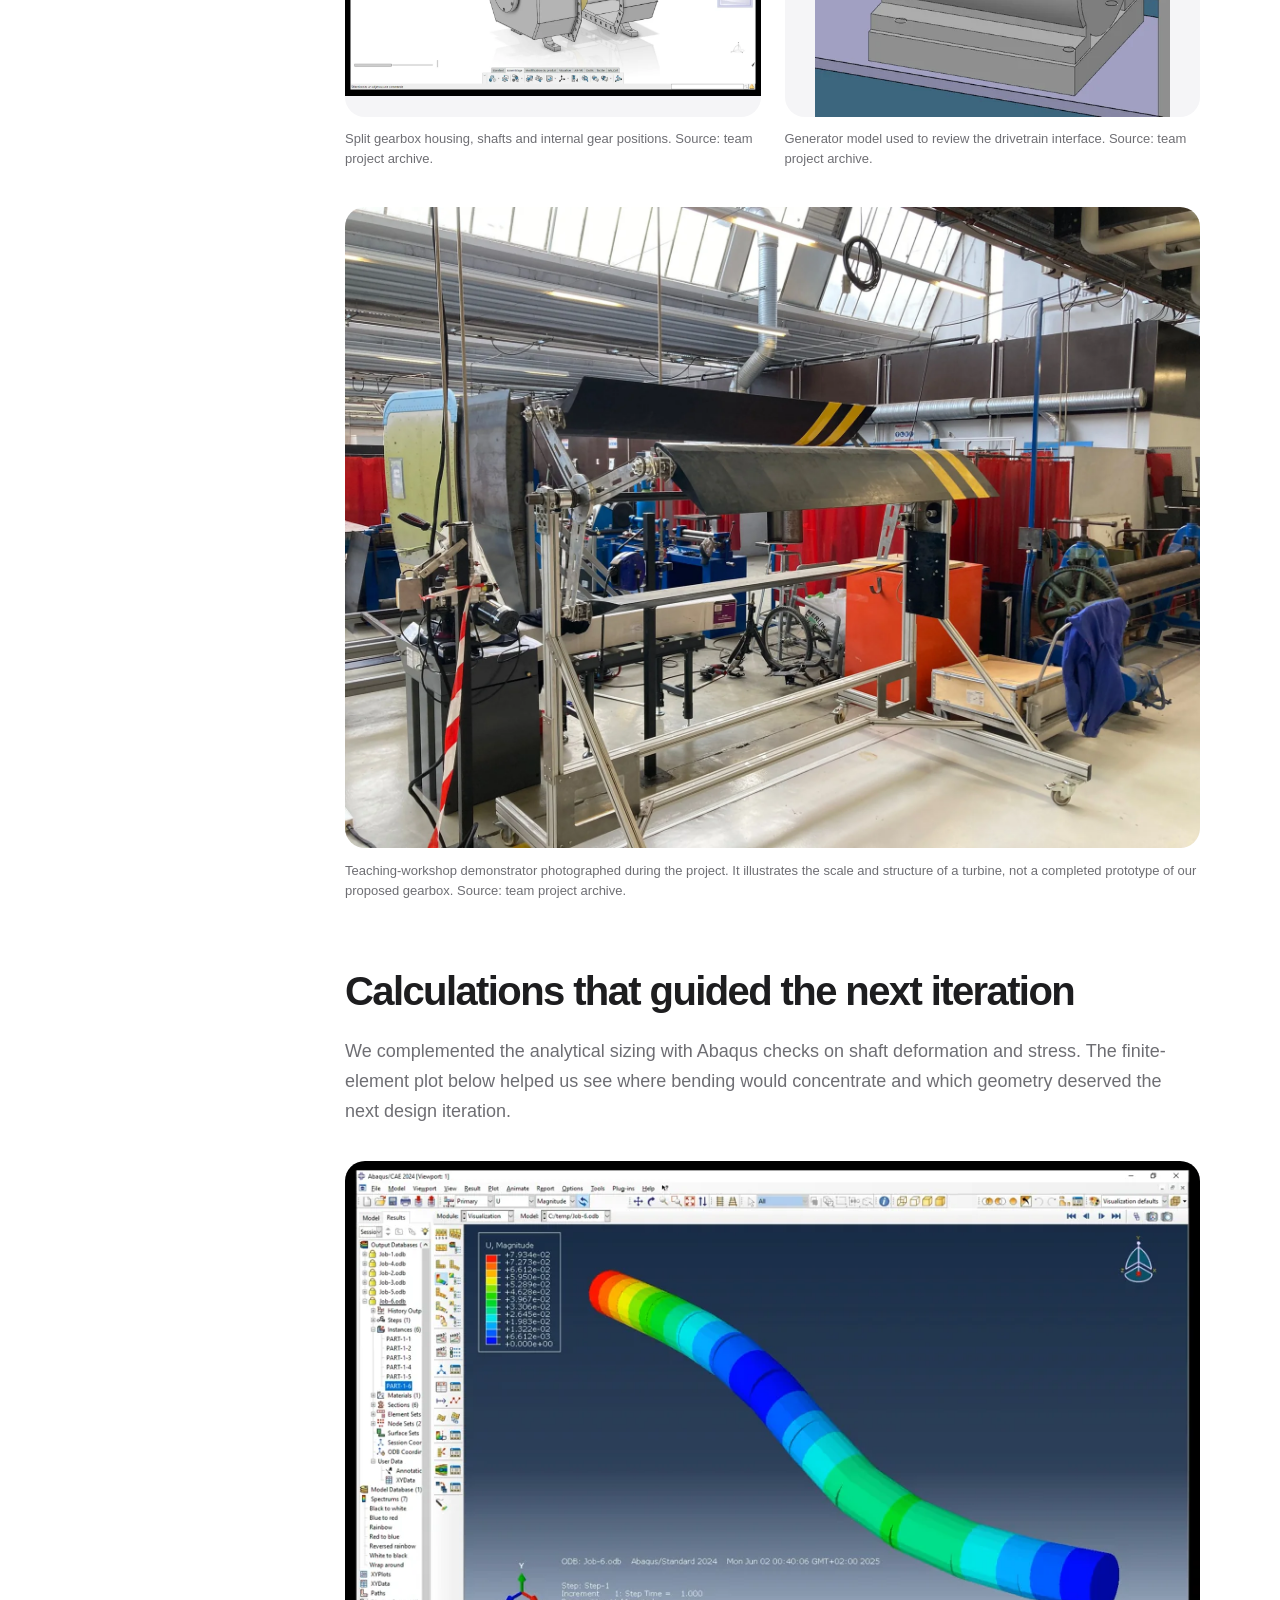
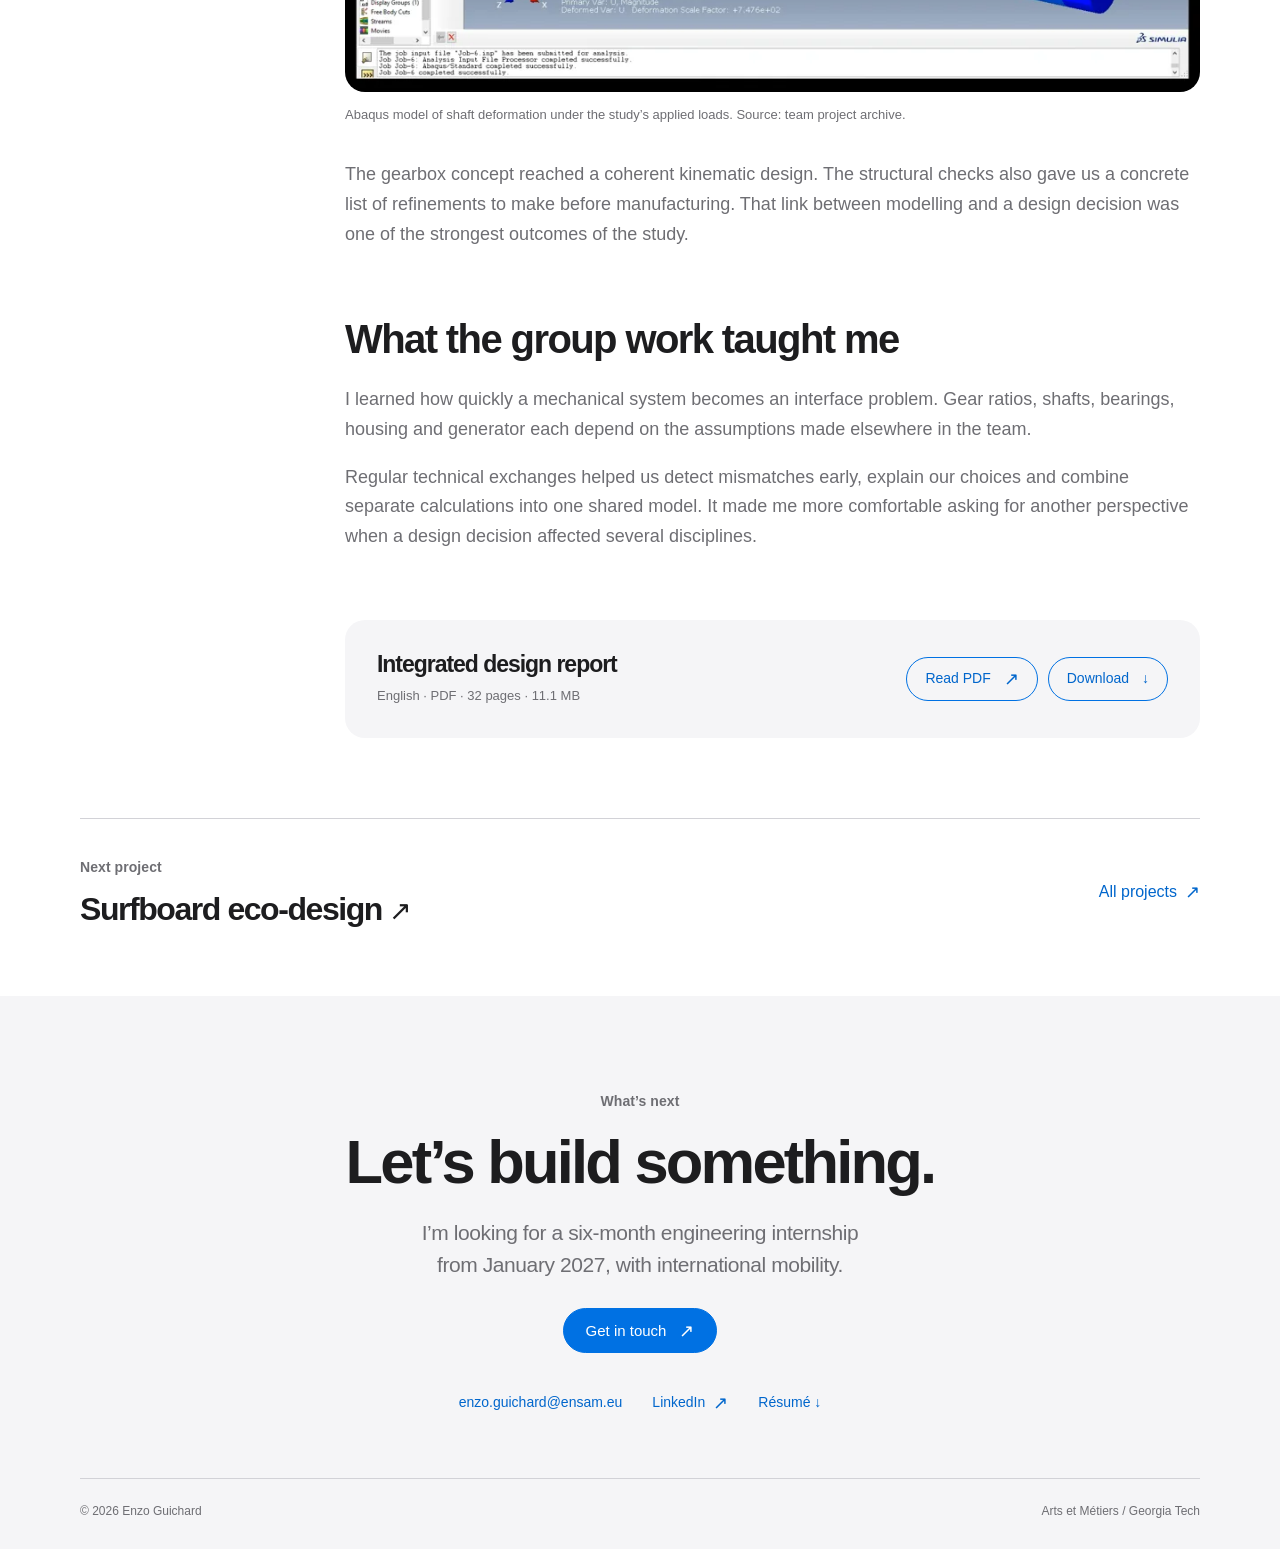
<file: projects/urban-wind-turbine/index.html>
<!doctype html>
<html lang="en"><head><meta charset="utf-8"><meta name="viewport" content="width=device-width, initial-scale=1"><meta name="description" content="Sizing and analysing a speed-increasing drivetrain for a 4.6 kW wind-turbine design point, from gears and bearings to structural checks."><meta name="theme-color" content="#ffffff"><meta property="og:type" content="website"><meta property="og:title" content="Urban wind turbine — Enzo Guichard"><meta property="og:description" content="Sizing and analysing a speed-increasing drivetrain for a 4.6 kW wind-turbine design point, from gears and bearings to structural checks."><title>Urban wind turbine — Enzo Guichard</title><link rel="icon" href="../../assets/favicon.svg" type="image/svg+xml"><link rel="stylesheet" href="../../assets/style.css"><script src="../../assets/site.js" defer></script></head><body class=""><a class="skip" href="#main">Skip to content</a><header class="nav"><div class="shell nav-inner"><a class="brand" href="../../" aria-label="Enzo Guichard — home">Enzo Guichard</a><button class="menu-toggle" type="button" data-menu-button aria-expanded="false" aria-controls="navigation">Menu +</button><nav class="nav-links" id="navigation" data-menu aria-label="Main navigation"><a href="../../">About</a><a href="../../projects/" aria-current="page">Engineering Projects</a><a href="../../experience/">Experience</a><a href="#contact" class="nav-contact">Contact</a></nav></div></header><main id="main"><section class="page-hero shell"><a class="breadcrumb" href="../../projects/"><span aria-hidden="true">←</span> Engineering Projects</a><p class="eyebrow accent">Mechanical transmission</p><h1>Urban wind turbine</h1><div class="project-summary"><p class="page-lede">Sizing and analysing a speed-increasing drivetrain for a 4.6 kW wind-turbine design point, from gears and bearings to structural checks.</p><dl class="project-facts"><div><dt>Context</dt><dd>Arts et Métiers · Bordeaux</dd></div><div><dt>Period</dt><dd>2025</dd></div><div><dt>My role</dt><dd>Member of a five-student team</dd></div><div><dt>Focus</dt><dd>3DEXPERIENCE · Abaqus · Gearbox design</dd></div></dl></div></section><figure class="shell"><div class="project-cover contain"><img src="../../assets/images/wind-whole.webp" width="1186" height="825" alt="CAD model of the complete wind turbine and its drivetrain" loading="eager" decoding="async" fetchpriority="high" class=""></div><figcaption class="caption">Team CAD model of the complete wind-turbine concept, from rotor to generator.</figcaption></figure><div class="case-body shell"><aside class="case-aside" aria-label="On this page"><strong>In this case study</strong><a href="#overview">A complete drivetrain concept</a><a href="#contribution">Engineering as a team</a><a href="#method">From turbine to generator</a><a href="#verification">Calculations that guided the next iteration</a><a href="#lessons">What the group work taught me</a></aside><div class="case-main"><section class="case-section" id="overview" data-reveal><h2>A complete drivetrain concept</h2><p>In a five-student design team, we developed a complete transmission concept between a slow wind-turbine rotor and an electrical machine. The study connected whole-system CAD, gear sizing, shaft and bearing calculations, and finite-element modelling.</p><div class="facts-band"><div><strong>4.6 kW</strong><span>Electrical-machine design target</span></div><div><strong>13.984</strong><span>Calculated gearbox speed ratio</span></div><div><strong>≈1,522 rpm</strong><span>Calculated output speed at the design point</span></div></div></section><section class="case-section" id="contribution" data-reveal><h2>Engineering as a team</h2><p>I worked as one member of a five-student engineering team. We had to connect aerodynamic assumptions, transmission sizing, CAD, shaft and bearing choices, and structural checks into one assembly. Sharing intermediate calculations and explaining design choices across those topics was as important as producing each model.</p><p>At design reviews we compared assumptions, agreed interfaces and revised the assembly together. This gave me practice in technical discussion, dividing work, integrating the results and learning from teammates with different strengths. The CAD and calculations shown here are collective outputs, not individual claims.</p></section><section class="case-section" id="method" data-reveal><h2>From turbine to generator</h2><p>Starting from a 13 m/s nominal wind-speed assumption, our team sized a belt stage and a two-stage spur-gear speed increaser. The selected tooth counts gave a calculated gearbox ratio of 13.984 and an output speed around 1,522 rpm at the chosen design point.</p><figure class="case-fig"><img src="../../assets/images/wind-whole.webp" width="1186" height="825" alt="Complete CAD of the wind turbine, support frame, rotor and drivetrain" loading="lazy" decoding="async" class=""><figcaption>Whole-system team CAD: the rotor, structure and transmission had to work as one machine. Source: team project archive.</figcaption></figure><p>The assembly work made interfaces visible: blade and shaft connections, housing space, bearing positions and the route to the generator. We used detailed sub-assemblies to check how those decisions fitted together.</p><div class="case-visuals"><figure class="case-fig"><img src="../../assets/images/wind-gearbox-new.webp" width="1386" height="860" alt="3DEXPERIENCE CAD model of the split gearbox casing and shafts" loading="lazy" decoding="async" class=""><figcaption>Split gearbox housing, shafts and internal gear positions. Source: team project archive.</figcaption></figure><figure class="case-fig"><img src="../../assets/images/wind-generator-cad.webp" width="518" height="438" alt="Generator CAD model used in the wind-turbine study" loading="lazy" decoding="async" class=""><figcaption>Generator model used to review the drivetrain interface. Source: team project archive.</figcaption></figure></div><figure class="case-fig photo wide-photo"><img src="../../assets/images/wind-workshop-new.webp" width="1800" height="1350" alt="Wind-turbine demonstrator in the Arts et Métiers workshop" loading="lazy" decoding="async" class=""><figcaption>Teaching-workshop demonstrator photographed during the project. It illustrates the scale and structure of a turbine, not a completed prototype of our proposed gearbox. Source: team project archive.</figcaption></figure></section><section class="case-section" id="verification" data-reveal><h2>Calculations that guided the next iteration</h2><p>We complemented the analytical sizing with Abaqus checks on shaft deformation and stress. The finite-element plot below helped us see where bending would concentrate and which geometry deserved the next design iteration.</p><figure class="case-fig"><img src="../../assets/images/wind-fea-new.webp" width="960" height="596" alt="Abaqus finite-element deformation plot of a wind-turbine shaft" loading="lazy" decoding="async" class=""><figcaption>Abaqus model of shaft deformation under the study’s applied loads. Source: team project archive.</figcaption></figure><p>The gearbox concept reached a coherent kinematic design. The structural checks also gave us a concrete list of refinements to make before manufacturing. That link between modelling and a design decision was one of the strongest outcomes of the study.</p></section><section class="case-section" id="lessons" data-reveal><h2>What the group work taught me</h2><p>I learned how quickly a mechanical system becomes an interface problem. Gear ratios, shafts, bearings, housing and generator each depend on the assumptions made elsewhere in the team.</p><p>Regular technical exchanges helped us detect mismatches early, explain our choices and combine separate calculations into one shared model. It made me more comfortable asking for another perspective when a design decision affected several disciplines.</p></section><div class="download-block"><div><h3>Integrated design report</h3><p>English · PDF · 32 pages · 11.1 MB</p></div><div class="download-actions"><a class="button" href="../../assets/documents/urban-wind-turbine-report.pdf" target="_blank" rel="noopener">Read PDF <span class="arrow" aria-hidden="true">↗</span></a><a class="button" href="../../assets/documents/urban-wind-turbine-report.pdf" download>Download <span aria-hidden="true">↓</span></a></div></div></div></div><nav class="project-next shell" aria-label="More projects"><a href="../eco-surfboard/"><p class="eyebrow accent">Next project</p><h3>Surfboard eco-design <span class="arrow" aria-hidden="true">↗</span></h3></a><a class="text-link" href="../../projects/">All projects <span class="arrow" aria-hidden="true">↗</span></a></nav></main><section class="contact" id="contact" aria-labelledby="contact-title"><div class="shell contact-inner" data-reveal><p class="eyebrow">What’s next</p><h2 id="contact-title">Let’s build something.</h2><p>I’m looking for a six-month engineering internship<br class="desktop-break"> from January 2027, with international mobility.</p><a class="button primary" href="mailto:enzo.guichard@ensam.eu">Get in touch <span class="arrow" aria-hidden="true">↗</span></a><div class="contact-links"><a class="text-link" href="mailto:enzo.guichard@ensam.eu">enzo.guichard@ensam.eu</a><a class="text-link" href="https://www.linkedin.com/in/enzo-guichard-087701239/" target="_blank" rel="noopener noreferrer">LinkedIn <span class="arrow" aria-hidden="true">↗</span></a><a class="text-link" href="../../assets/documents/enzo-guichard-resume.pdf" download="Enzo-Guichard-Resume.pdf">Résumé ↓</a></div></div></section><footer class="footer"><div class="shell footer-inner"><span>© 2026 Enzo Guichard</span><span>Arts et Métiers / Georgia Tech</span></div></footer></body></html>
</file>
<file: assets/style.css>
:root{--paper:#fff;--soft:#f5f5f7;--ink:#1d1d1f;--muted:#6e6e73;--line:#d2d2d7;--accent:#0066cc;--blue:#0071e3;--race:#ed584a;--radius:28px;--ease:cubic-bezier(.22,1,.36,1);font-family:-apple-system,BlinkMacSystemFont,"Segoe UI",Helvetica,Arial,sans-serif;color:var(--ink);background:var(--paper);font-synthesis:none}
*{box-sizing:border-box}html{scroll-behavior:smooth;scroll-padding-top:90px}body{margin:0;font-size:17px;line-height:1.55;-webkit-font-smoothing:antialiased}h1,h2,h3,p,figure{margin:0}h1,h2,h3{font-weight:650;line-height:1.07;letter-spacing:-.045em;text-wrap:balance}p+p{margin-top:18px}img{display:block;width:100%;height:auto;max-width:100%}a{color:inherit;text-decoration:none}button{font:inherit;cursor:pointer}a,button,summary{-webkit-tap-highlight-color:transparent}a:focus-visible,button:focus-visible,summary:focus-visible{outline:3px solid #0071e3;outline-offset:5px;border-radius:6px}::selection{background:#c5e2ff;color:#111}.shell{width:calc(100% - 112px);max-width:1120px;margin-inline:auto}.skip{position:fixed;left:16px;top:-90px;z-index:100;background:#fff;padding:12px 22px;box-shadow:0 3px 20px #0002;border-radius:25px}.skip:focus{top:12px}.serif{font-family:inherit;font-style:normal;color:#86868b}.eyebrow{font-size:14px;line-height:1.45;font-weight:600;letter-spacing:.005em;color:var(--muted)}.accent{color:var(--muted)}.arrow{display:inline-block;font-size:18px;line-height:1;transition:transform .35s var(--ease)}a:hover .arrow{transform:translate(2px,-2px)}
/* Quiet, translucent navigation. */
.nav{position:sticky;top:0;z-index:50;background:rgba(255,255,255,.84);backdrop-filter:blur(22px) saturate(160%);-webkit-backdrop-filter:blur(22px) saturate(160%);border-bottom:1px solid #0000000d}.nav-inner{display:flex;align-items:center;justify-content:space-between;min-height:62px;gap:30px}.brand{font-size:19px;letter-spacing:-.035em;font-weight:600;white-space:nowrap}.nav-links{display:flex;align-items:center;gap:30px;font-size:13px}.nav-links a{padding:12px 0;transition:color .2s}.nav-links a:hover,.nav-links a[aria-current=page]{color:var(--accent)}.nav-links .nav-contact{background:var(--blue);color:#fff;padding:6px 16px;border-radius:50px}.nav-links .nav-contact:hover{background:#0077ed}.menu-toggle{display:none;border:0;background:none;padding:12px 0 12px 18px;font-size:14px;color:var(--ink)}
/* Intro. The portrait is clipped in CSS; the original is preserved. */
.hero{text-align:center;padding-top:56px;padding-bottom:50px}.portrait-wrap{width:148px;height:148px;margin:0 auto 25px;overflow:hidden;border-radius:50%;background:#ededed}.portrait-wrap img{width:100%;height:100%;object-fit:cover;object-position:50% 27%}.hero h1{font-size:clamp(54px,6.3vw,86px);letter-spacing:-.06em;margin:13px 0 20px}.hero-intro{font-size:25px;line-height:1.4;font-weight:500;letter-spacing:-.025em}.hero-intro>span:last-child{color:var(--muted);font-weight:450}.degree-cross{font-size:20px;font-weight:400;color:#86868b;margin:0 4px}.hero-actions{display:flex;justify-content:center;align-items:center;flex-wrap:wrap;gap:27px;margin:28px 0 24px}.button{display:inline-flex;align-items:center;justify-content:center;gap:13px;min-height:44px;padding:11px 22px;border:1px solid var(--blue);border-radius:30px;background:transparent;color:var(--accent);font-size:15px;line-height:1.4;transition:background .25s,transform .35s var(--ease)}.button.primary{background:var(--blue);color:#fff}.button:hover{background:#eaf4ff}.button.primary:hover{background:#0077ed;transform:translateY(-1px)}.text-link{color:var(--accent);font-size:16px;display:inline-flex;align-items:center;gap:8px;line-height:1.5;padding:5px 0}.text-link:hover{text-decoration:underline;text-underline-offset:4px}.hero-availability{font-size:14px;color:var(--muted);margin:0}.resume-note{color:var(--muted);font-size:12px;margin-top:7px}.resume-note a{text-decoration:underline;text-underline-offset:3px}.schools{display:flex;align-items:center;justify-content:center;gap:27px;margin-top:34px}.schools img{width:153px;max-height:48px;object-fit:contain}.schools .gt-logo{width:140px;max-height:50px}.school-divider{height:28px;width:1px;background:var(--line)}
/* Image-led project stories. */
.work-section{background:var(--soft);padding:98px 0 100px}.section{padding:95px 0}.section-head{display:flex;justify-content:space-between;align-items:flex-end;gap:32px;margin-bottom:44px}.section-head h2,.section-title{font-size:clamp(36px,4.7vw,60px)}.section-head h2 span{color:#86868b}.section-head>p{color:var(--muted);font-size:17px;line-height:1.5}.section-head>.text-link{flex:none;margin-bottom:5px}.project-feature{display:grid;grid-template-columns:.92fr 1.08fr;border-radius:var(--radius);overflow:hidden;background:#111113;color:#f5f5f7;isolation:isolate}.project-feature-copy{padding:52px 44px;display:flex;flex-direction:column;align-items:flex-start}.racing-label{font-size:12px;font-weight:650;letter-spacing:.09em;text-transform:uppercase;color:var(--race)}.project-feature h3{font-size:clamp(38px,4.5vw,58px);margin:23px 0;letter-spacing:-.045em}.project-feature h3 span{color:#a1a1a6}.project-feature-copy>p:not(.racing-label){font-size:17px;color:#a1a1a6;max-width:340px;line-height:1.55}.feature-specs{display:flex;gap:32px;margin:30px 0;color:#a1a1a6}.feature-specs>span{font-size:12px;line-height:1.4}.feature-specs strong{display:block;font-size:25px;color:#f5f5f7;font-weight:550;letter-spacing:-.035em;margin-bottom:6px}.project-feature-copy>.text-link{color:#fff;margin-top:auto}.project-photo{display:block;position:relative;overflow:hidden;background:#e9e9eb}.project-photo img{width:100%;height:100%;object-fit:cover;transition:transform 1s var(--ease)}.project-photo:hover img{transform:scale(1.035)}.project-feature .project-photo img{object-position:50% 56%}.project-pair{display:grid;grid-template-columns:1fr 1fr;gap:24px;margin-top:24px}.project-tile{background:#fff;border-radius:var(--radius);overflow:hidden;transition:box-shadow .5s,transform .5s var(--ease)}.project-tile:hover{transform:translateY(-4px);box-shadow:0 14px 38px #0000000a}.project-tile .project-photo{aspect-ratio:1.48}.project-tile .contain img{object-fit:contain;background:#fff;padding:22px}.tile-caption{padding:29px 32px 30px}.project-id{display:flex;justify-content:space-between;gap:14px;font-size:12px;color:var(--muted);line-height:1.5;margin-bottom:12px}.tile-caption h3{display:flex;align-items:center;justify-content:space-between;gap:16px;font-size:28px}.tile-caption h3>.arrow{background:var(--soft);border-radius:50%;width:33px;height:33px;display:grid;place-items:center;flex:none;color:#515154}.tile-caption>p{font-size:16px;color:var(--muted);margin-top:14px}.tile-caption .project-tags{font-size:12px;margin-top:18px;color:#6e6e73}.gallery-grid{display:grid;grid-template-columns:1fr 1fr;gap:28px;padding:16px 0 100px}.gallery-grid .project-tile{background:var(--soft)}.gallery-grid .project-tile:first-child{grid-column:1/-1;display:grid;grid-template-columns:1fr 1fr;background:#111113;color:#fff}.gallery-grid .project-tile:first-child .project-photo{aspect-ratio:1.1}.gallery-grid .project-tile:first-child .tile-caption{padding:48px;align-self:center}.gallery-grid .project-tile:first-child h3{font-size:48px}.gallery-grid .project-tile:first-child p,.gallery-grid .project-tile:first-child .project-id{color:#a1a1a6}.gallery-grid .project-tile:first-child .project-tags{color:#a1a1a6}
/* Learning and people. */
.method{padding:110px 0}.skill-list{display:grid;grid-template-columns:repeat(3,1fr);gap:40px;margin-top:60px}.skill-row{display:flex;flex-direction:column;align-items:flex-start}.skill-symbol{font-size:42px;font-weight:400;line-height:1;letter-spacing:-.06em;margin-bottom:25px;color:#86868b}.skill-row h3{font-size:27px;margin-bottom:15px}.skill-row p{font-size:17px;color:var(--muted);margin-bottom:22px}.skill-row>.text-link{margin-top:auto;font-size:15px}.people-section{background:var(--soft);padding:85px 0}.international{display:grid;grid-template-columns:1fr 1fr;gap:70px;align-items:center}.international-copy h2{font-size:clamp(36px,4.5vw,56px);margin:19px 0 26px}.international-copy h2 span{color:#86868b}.international-copy>p:not(.eyebrow){font-size:18px;color:var(--muted);line-height:1.6}.international-copy>.text-link{margin-top:24px}.international-photo{min-width:0}.international-photo-frame{overflow:hidden;border-radius:var(--radius)}.international-photo img{aspect-ratio:1.05;object-fit:cover;border-radius:var(--radius)}.international-photo figcaption{font-size:12px;color:var(--muted);padding-top:13px;text-align:center}.award-strip{display:grid;grid-template-columns:.72fr 1fr;gap:70px;align-items:center;padding:100px 0}.award-strip>img{aspect-ratio:1.45;object-fit:cover;border-radius:22px}.award-strip h2{font-size:40px;margin:14px 0 20px}.award-strip p:not(.eyebrow){font-size:17px;color:var(--muted);max-width:520px}.award-strip .text-link{margin-top:16px}
/* Contact. */
.contact{background:var(--soft);padding:95px 0 60px;text-align:center;scroll-margin-top:65px}.contact h2{font-size:clamp(38px,4.8vw,62px);margin:18px 0 22px}.contact p:not(.eyebrow){color:var(--muted);font-size:21px;line-height:1.5;letter-spacing:-.02em}.contact .button{margin-top:28px}.contact-links{display:flex;align-items:center;justify-content:center;gap:30px;margin-top:34px}.contact-links .text-link{font-size:14px}.footer{background:var(--soft);color:var(--muted);font-size:12px}.footer-inner{display:flex;justify-content:space-between;align-items:center;gap:25px;border-top:1px solid var(--line);padding:23px 0 28px}
/* Project and experience pages. */
.page-hero{padding:80px 0 60px}.page-hero h1{font-size:clamp(48px,6.5vw,82px);max-width:1000px;margin:18px 0 26px}.page-lede{font-size:21px;line-height:1.55;color:var(--muted);max-width:760px;letter-spacing:-.015em}.breadcrumb{display:inline-flex;align-items:center;gap:10px;font-size:14px;color:var(--muted);margin-bottom:36px}.breadcrumb:hover{color:var(--accent)}.project-summary{display:grid;grid-template-columns:1.2fr 1fr;gap:65px;margin:35px 0 0}.project-facts{display:grid;grid-template-columns:1fr 1fr;gap:24px 26px;margin:0}.project-facts dt,.fact-label{font-size:12px;color:var(--muted);margin-bottom:6px}.project-facts dd{font-size:14px;margin:0;line-height:1.5}.project-cover{border-radius:var(--radius);overflow:hidden;background:var(--soft)}.project-cover img{height:min(58vw,610px);object-fit:cover;object-position:center}.project-cover.contain img{object-fit:contain;padding:40px}.caption{color:var(--muted);font-size:12px;padding-top:13px;line-height:1.5}.case-body{display:grid;grid-template-columns:190px minmax(0,1fr);gap:75px;padding:85px 0 80px}.case-aside{position:sticky;top:105px;align-self:start}.case-aside strong{display:block;font-size:12px;font-weight:500;color:var(--muted);margin-bottom:15px}.case-aside a{display:block;padding:8px 0 8px 16px;border-left:2px solid var(--line);font-size:13px;line-height:1.5;color:var(--muted);transition:color .25s,border-color .25s}.case-aside a:hover,.case-aside a[aria-current=true]{color:var(--ink);border-color:var(--ink)}.case-main{min-width:0}.case-section{scroll-margin-top:100px;margin-bottom:68px}.case-section h2{font-size:40px;letter-spacing:-.04em;margin-bottom:25px}.case-section h3{font-size:26px;margin:38px 0 18px}.case-section p,.case-section li{color:var(--muted);font-size:18px;line-height:1.65}.case-section p strong{color:var(--ink);font-weight:550}.case-fig{margin:35px 0}.case-fig img{max-height:550px;object-fit:contain;border-radius:20px;background:var(--soft)}.case-fig.photo img{object-fit:cover}.case-fig figcaption{font-size:13px;line-height:1.55;color:var(--muted);padding-top:13px}.case-fig figcaption strong{display:block;color:var(--ink);font-size:20px;letter-spacing:-.025em;margin-bottom:4px;font-weight:600}.facts-band{display:grid;grid-template-columns:repeat(3,1fr);gap:25px;margin:35px 0;padding:35px 0}.facts-band strong{display:block;font-size:42px;letter-spacing:-.06em;font-weight:600;line-height:1.1}.facts-band span{display:block;font-size:13px;color:var(--muted);margin-top:10px;line-height:1.5}.result{padding:26px 30px;background:var(--soft);border-radius:18px;margin:28px 0}.result .fact-label{display:block;font-weight:600;color:var(--ink);font-size:14px;margin-bottom:10px}.result p{font-size:17px}.technical{border-top:1px solid var(--line);border-bottom:1px solid var(--line);padding:20px 0;margin:30px 0}.technical summary{cursor:pointer;font-size:16px;font-weight:500;line-height:1.5}.technical[open] summary{margin-bottom:24px}.technical table{width:100%;border-collapse:collapse;font-size:14px;font-variant-numeric:tabular-nums}.technical caption{text-align:left;color:var(--muted);font-size:13px;padding-bottom:12px}.technical th,.technical td{padding:12px;text-align:left;border-bottom:1px solid var(--line);white-space:nowrap}.technical th{font-weight:550;background:var(--soft)}.table-scroll{overflow-x:auto}.technical p{font-size:15px;margin-top:20px}.download-block{padding:32px;background:var(--soft);border-radius:20px;display:flex;align-items:center;justify-content:space-between;gap:30px}.download-block h3{font-size:23px;margin-bottom:10px}.download-block p{font-size:13px;color:var(--muted)}.download-actions{display:flex;gap:10px;flex:none}.download-actions .button{font-size:14px;padding:10px 18px}.project-next{display:flex;justify-content:space-between;align-items:center;gap:30px;border-top:1px solid var(--line);padding:38px 0 70px}.project-next h3{font-size:32px;margin-top:14px}.project-next h3 .arrow{font-size:27px}.fabrication-grid,.two-figures{display:grid;grid-template-columns:1fr 1fr;gap:24px;margin:35px 0}.fabrication-grid .case-fig,.two-figures .case-fig{margin:0}.fabrication-grid .case-fig.photo img{aspect-ratio:.86;height:auto;object-fit:cover}.fabrication-grid{grid-template-columns:.9fr 1.1fr;align-items:center}.fabrication-grid .case-fig:first-child img{aspect-ratio:1.03}.fabrication-grid .case-fig:nth-child(2) img{aspect-ratio:1800/1013;object-position:center}
/* A restrained racing identity, only on the kart story. */
.kart-hero{background:#111113;color:#f5f5f7;padding:40px 0}.kart-hero-grid{display:grid;grid-template-columns:.95fr 1fr;gap:50px;align-items:center}.kart-hero-copy{padding:20px 0}.kart-hero .breadcrumb{color:#a1a1a6;margin-bottom:44px}.kart-hero h1{font-size:clamp(50px,5.8vw,75px);line-height:1.04;margin:22px 0 28px}.kart-hero h1 span{color:#a1a1a6}.kart-hero-copy>p:not(.racing-label){font-size:19px;color:#a1a1a6;line-height:1.55;letter-spacing:-.015em}.race-button{color:#fff;background:#27272a;border-color:#444448;margin-top:30px}.race-button:hover{background:#363639}.kart-hero-photo{position:relative;border-radius:22px;overflow:hidden;background:#252525}.kart-hero-photo img{aspect-ratio:.88;object-fit:cover;object-position:center 57%}.kart-hero-photo figcaption{position:absolute;bottom:0;inset-inline:0;padding:55px 24px 21px;font-size:12px;color:#fff;background:linear-gradient(transparent,#0009)}.kart-context{display:grid;grid-template-columns:repeat(3,1fr);gap:30px;padding:34px 0;border-bottom:1px solid var(--line)}.kart-context span{display:block;font-size:12px;color:var(--muted);margin-bottom:7px}.kart-context strong{font-size:15px;font-weight:500}.case-kart .facts-band strong{color:#ca382c}.case-kart .case-aside a[aria-current=true]{border-color:#d43c30}.case-kart .fabrication-grid{gap:20px}
.experience-section{display:grid;grid-template-columns:260px minmax(0,1fr);gap:65px;padding:65px 0;border-top:1px solid var(--line);scroll-margin-top:100px}.experience-label .eyebrow{margin-bottom:18px}.experience-label h2{font-size:32px;line-height:1.15;letter-spacing:-.035em}.experience-entry{padding:34px 0;border-top:1px solid var(--line)}.experience-entry:first-child{border:0;padding-top:0}.experience-entry:last-child{padding-bottom:0}.entry-top{display:flex;justify-content:space-between;align-items:baseline;gap:24px}.experience-entry h3{font-size:25px;line-height:1.2}.entry-date{font-size:12px;color:var(--muted);white-space:nowrap}.entry-org{font-size:14px;color:var(--muted);margin:9px 0 19px}.experience-entry p{font-size:17px;color:var(--muted)}.experience-entry .text-link{margin-top:18px}.education-list{display:grid;grid-template-columns:repeat(3,1fr);gap:24px;margin-top:42px}.education-item{background:var(--soft);padding:28px;border-radius:22px}.education-item h3{font-size:27px;margin:17px 0 20px}.education-item .date{font-size:12px;color:var(--muted)}.education-item p,.education-item li{font-size:16px;color:var(--muted);line-height:1.55}.education-item ul{padding-left:20px}.education-item li+li{margin-top:9px}.personal-note{display:grid;grid-template-columns:1fr 1.5fr;gap:70px;border-top:1px solid var(--line);padding:60px 0 95px}.personal-note h2{font-size:43px}.personal-note p{font-size:18px;color:var(--muted)}.not-found{padding:100px 0;min-height:60vh}.not-found h1{font-size:65px;margin:20px 0}.not-found .button{margin-top:28px}
/* Motion remains progressive: content is readable without JavaScript. */
@media(prefers-reduced-motion:no-preference){[data-intro]{animation:intro-in 1s var(--ease) both}.hero h1{animation-delay:80ms}.hero-intro{animation-delay:150ms}.hero-actions{animation-delay:220ms}.hero-availability,.schools{animation-delay:290ms}.kart-hero-photo{animation-name:photo-in;animation-duration:1.3s}@keyframes intro-in{from{opacity:0;transform:translateY(18px)}to{opacity:1;transform:translateY(0)}}@keyframes photo-in{from{opacity:.2;transform:scale(.965)}to{opacity:1;transform:scale(1)}}}
@media(min-width:1500px){.hero{padding-top:68px;padding-bottom:60px}.portrait-wrap{width:166px;height:166px}.shell{max-width:1200px}.project-feature h3{font-size:64px}}
@media(max-width:1100px){.shell{width:calc(100% - 72px)}.nav-links{gap:21px}.project-feature-copy{padding:36px}.project-feature h3{font-size:46px}.feature-specs{gap:24px}.project-summary{gap:36px}.case-body{grid-template-columns:165px minmax(0,1fr);gap:42px}.case-section h2{font-size:35px}.download-block{display:block}.download-actions{margin-top:24px}.international{gap:40px}.skill-list{gap:28px}.skill-row h3{font-size:24px}.experience-section{grid-template-columns:220px minmax(0,1fr);gap:40px}.entry-top{display:block}.entry-date{display:block;margin-top:8px}.kart-hero-grid{gap:32px}.kart-hero h1{font-size:58px}.kart-hero-photo img{aspect-ratio:.77}.education-item{padding:23px}.award-strip{gap:45px}}
@media(max-width:760px){
.shell{width:calc(100% - 40px)}body{font-size:16px}.nav-inner{min-height:58px}.brand{font-size:18px}.menu-toggle{display:block}.nav-links{display:none;position:absolute;top:58px;left:0;right:0;padding:18px 24px 26px;background:#fffffff5;backdrop-filter:blur(22px);border-bottom:1px solid #0001;flex-direction:column;align-items:stretch;gap:4px}.nav-links.open{display:flex;animation:intro-in .3s var(--ease)}.nav-links a{padding:12px 0;font-size:17px}.nav-links .nav-contact{align-self:flex-start;padding:8px 20px;margin-top:8px;font-size:14px}
.hero{padding:37px 0 39px}.portrait-wrap{width:128px;height:128px;margin-bottom:24px}.hero .eyebrow{font-size:12px}.hero h1{font-size:clamp(39px,10.4vw,68px);margin:14px 0 19px;letter-spacing:-.055em}.hero-intro{font-size:19px;line-height:1.5}.degree-cross{font-size:16px}.hero-actions{column-gap:23px;row-gap:13px;max-width:360px;margin:25px auto 23px}.hero-actions .primary{flex-basis:100%;max-width:233px;margin:0 calc((100% - 233px)/2) 2px;white-space:nowrap}.hero-actions .text-link{font-size:15px}.hero-availability{font-size:12px}.resume-note{font-size:12px;margin-top:9px}.schools{margin-top:28px;gap:22px}.schools img{width:132px;max-height:42px}.schools .gt-logo{width:122px;max-height:44px}.school-divider{height:25px}
.work-section{padding:59px 0 60px}.section{padding:58px 0}.section-head{align-items:flex-end;gap:16px;margin-bottom:29px}.section-head h2,.section-title{font-size:36px;line-height:1.1}.section-head>.text-link{font-size:14px;white-space:nowrap;margin-bottom:2px}.section-head>p{font-size:14px}.project-feature{grid-template-columns:1fr;border-radius:23px}.project-feature-copy{padding:32px}.project-feature h3{font-size:45px;margin:20px 0}.project-feature-copy>p:not(.racing-label){font-size:16px}.feature-specs{margin:24px 0;gap:30px}.feature-specs strong{font-size:24px}.project-feature .project-photo{aspect-ratio:1.12}.project-feature .project-photo img{object-position:50% 63%}.project-pair{grid-template-columns:1fr;gap:22px;margin-top:22px}.project-tile{border-radius:23px}.tile-caption{padding:25px}.tile-caption h3{font-size:27px}.tile-caption>p{font-size:16px}.project-id{font-size:12px;gap:12px}.tile-caption .project-tags{font-size:12px}.project-tile .project-photo{aspect-ratio:1.35}.method{padding:64px 0}.method .section-head{display:block}.method .section-head>p{margin-top:22px;font-size:16px}.skill-list{grid-template-columns:1fr;gap:30px;margin-top:38px}.skill-row{position:relative;padding-left:49px}.skill-symbol{position:absolute;left:0;top:0;font-size:30px}.skill-row h3{font-size:25px;margin-bottom:12px}.skill-row p{font-size:16px;margin-bottom:13px}.people-section{padding:55px 0}.international{grid-template-columns:1fr;gap:34px}.international-copy h2{font-size:37px;margin:17px 0 24px}.international-copy>p:not(.eyebrow){font-size:17px}.international-copy>.text-link{font-size:15px}.international-photo img{aspect-ratio:1.16;border-radius:23px}.award-strip{grid-template-columns:1fr;gap:30px;padding:60px 0}.award-strip>img{aspect-ratio:1.6}.award-strip h2{font-size:34px;margin:12px 0 17px}.award-strip p:not(.eyebrow){font-size:16px}.contact{padding:60px 0 35px}.contact h2{font-size:39px}.contact p:not(.eyebrow){font-size:18px}.desktop-break{display:none}.contact-links{flex-wrap:wrap;gap:10px 25px;margin-top:27px}.contact-links>.text-link:first-child{flex-basis:100%;justify-content:center}.contact-links .text-link{font-size:14px}.footer-inner{display:block;padding:23px 0;line-height:1.7}.footer-inner>span{display:block}.footer-inner>span+span{margin-top:3px}
.page-hero{padding:46px 0 35px}.page-hero h1{font-size:48px;letter-spacing:-.05em;margin:19px 0 24px}.page-lede{font-size:18px;line-height:1.6}.breadcrumb{font-size:13px;margin-bottom:26px}.gallery-grid{grid-template-columns:1fr;gap:24px;padding-bottom:60px}.gallery-grid .project-tile:first-child{display:block}.gallery-grid .project-tile:first-child .project-photo{aspect-ratio:1.14}.gallery-grid .project-tile:first-child .tile-caption{padding:28px}.gallery-grid .project-tile:first-child h3{font-size:35px}.project-summary{grid-template-columns:1fr;gap:28px;margin-top:25px}.project-facts{gap:20px}.project-facts dd{font-size:14px}.project-cover{border-radius:20px}.project-cover img{height:75vw;max-height:500px}.project-cover.contain img{padding:17px;height:75vw}.caption{font-size:12px}.case-body{display:block;padding:25px 0 50px}.case-aside{position:static;display:flex;overflow:auto;gap:22px;padding:0 0 24px;margin-bottom:25px;scrollbar-width:thin}.case-aside strong{display:none}.case-aside a{padding:9px 0;border-left:0;border-bottom:2px solid var(--line);white-space:nowrap;font-size:13px}.case-section{margin-bottom:48px;scroll-margin-top:84px}.case-section h2{font-size:33px;margin-bottom:23px}.case-section h3{font-size:25px;margin-top:30px}.case-section p,.case-section li{font-size:17px;line-height:1.65}.facts-band{gap:13px;margin:24px 0;padding:22px 0}.facts-band strong{font-size:34px}.facts-band span{font-size:12px;line-height:1.5}.result{padding:23px}.result p{font-size:16px}.case-fig{margin:28px 0}.case-fig img{border-radius:17px;max-height:480px}.case-fig figcaption{font-size:12px}.technical summary{font-size:15px}.technical p{font-size:15px}.technical th,.technical td{font-size:13px;padding:10px}.download-block{padding:25px}.download-block h3{font-size:22px}.download-actions{flex-wrap:wrap;gap:12px;margin-top:20px}.download-actions .button{font-size:14px;padding:10px 17px}.project-next{padding:30px 0 50px;align-items:flex-end;gap:20px}.project-next h3{font-size:25px}.project-next>.text-link{font-size:14px;white-space:nowrap}.fabrication-grid{grid-template-columns:1fr;gap:32px!important}.fabrication-grid .case-fig.photo img{aspect-ratio:1.04;max-height:none}.fabrication-grid .case-fig:nth-child(2) img{aspect-ratio:1800/1013}.case-fig figcaption strong{font-size:23px}.two-figures{gap:14px}
.kart-hero{padding:0 0 22px}.kart-hero-grid{display:flex;flex-direction:column;gap:25px;align-items:stretch}.kart-hero-copy{padding:28px 3px 0}.kart-hero .breadcrumb{margin-bottom:30px}.kart-hero .racing-label{font-size:11px;letter-spacing:.06em}.kart-hero h1{font-size:57px;margin:20px 0 25px}.kart-hero h1 span{font-size:.93em}.kart-hero-copy>p:not(.racing-label){font-size:17px}.race-button{margin-top:23px;font-size:14px}.kart-hero-photo{border-radius:18px}.kart-hero-photo img{aspect-ratio:1.01;object-position:50% 61%}.kart-hero-photo figcaption{font-size:12px;padding:45px 19px 18px}.kart-context{grid-template-columns:1fr;gap:17px;padding:28px 0}.kart-context>div{display:grid;grid-template-columns:82px 1fr;gap:12px;align-items:baseline}.kart-context span{font-size:12px;margin:0}.kart-context strong{font-size:14px}
.experience-section{display:block;padding:39px 0}.experience-label{margin-bottom:33px}.experience-label h2{font-size:29px}.experience-label .eyebrow{margin-bottom:14px}.experience-entry{padding:28px 0}.experience-entry h3{font-size:25px}.experience-entry p{font-size:16px}.entry-date{font-size:12px}.entry-org{font-size:14px}.education-list{grid-template-columns:1fr;margin-top:33px;gap:20px}.education-item{padding:27px}.education-item h3{font-size:28px}.personal-note{display:block;padding:42px 0 60px}.personal-note h2{font-size:37px;margin-bottom:25px}.personal-note p{font-size:17px}.not-found{padding:65px 0}.not-found h1{font-size:47px}
}
@media(max-width:370px){.shell{width:calc(100% - 36px)}.hero-intro{font-size:17px}.hero h1{font-size:37px}.hero-actions{gap:12px 20px}.hero-actions .text-link{font-size:14px}.hero-availability{font-size:12px;max-width:250px;margin-inline:auto}.resume-note{max-width:255px;margin-inline:auto}.schools{gap:18px}.schools img{width:120px}.schools .gt-logo{width:113px}.section-head h2,.section-title{font-size:32px}.section-head>.text-link{font-size:13px}.project-feature-copy{padding:28px}.project-feature h3{font-size:39px}.tile-caption{padding:23px}.tile-caption h3{font-size:25px}.project-id{font-size:12px}.facts-band strong{font-size:28px}.page-hero h1{font-size:42px}.kart-hero h1{font-size:51px}.project-next{display:block}.project-next>.text-link{margin-top:22px}.contact h2{font-size:35px}}
@media(prefers-reduced-motion:reduce){html{scroll-behavior:auto}*,*::before,*::after{animation:none!important;transition:none!important}.project-photo:hover img,.project-tile:hover,.button:hover{transform:none}}
@media print{.nav,.hero-actions,.case-aside,.contact,.footer,.project-next,.race-button{display:none}.shell{width:100%}.case-body{display:block}body{background:#fff}.case-section,.experience-entry{break-inside:avoid}details:not([open])>*:not(summary){display:block}a{text-decoration:underline}.kart-hero{background:#fff;color:#111}.kart-hero h1 span,.kart-hero-copy>p:not(.racing-label){color:#555}}

/* V3: identity-led introduction with the portrait opposite the name. */
@media(min-width:761px){
.hero{display:grid;grid-template-columns:minmax(0,1.25fr) minmax(260px,.75fr);grid-template-areas:"copy portrait" "schools schools";align-items:center;column-gap:68px;text-align:left;padding-top:88px;padding-bottom:58px}
.hero-copy{grid-area:copy}.portrait-wrap{grid-area:portrait;width:clamp(260px,26vw,350px);height:clamp(260px,26vw,350px);margin:0 auto;background:#e9e9eb}
.hero-copy>.eyebrow{font-size:clamp(19px,2.05vw,26px);line-height:1.28;color:var(--ink);font-weight:620;letter-spacing:-.035em}
.hero h1{font-size:clamp(59px,6.1vw,85px);margin:13px 0 21px;white-space:nowrap}
.hero-intro{font-size:clamp(21px,2.05vw,26px)}.hero-actions{justify-content:flex-start;gap:20px 24px;margin:31px 0 23px}.schools{grid-area:schools;margin-top:78px}
}
@media(max-width:1100px) and (min-width:761px){.hero{column-gap:35px}.hero h1{font-size:clamp(48px,5.6vw,66px)}.hero-actions{gap:12px 20px}.portrait-wrap{width:260px;height:260px}.schools{margin-top:55px}}
@media(max-width:760px){
.hero{display:grid;grid-template-columns:minmax(0,1fr) 118px;gap:0 19px;text-align:left;padding-top:37px}
.hero-copy{display:contents}.hero-copy>.eyebrow{grid-column:1/-1;grid-row:1;font-size:18px;line-height:1.3;font-weight:620;color:var(--ink);letter-spacing:-.025em;margin-bottom:15px}
.hero h1{grid-column:1;grid-row:2;align-self:center;font-size:clamp(36px,10vw,55px);line-height:1.02;white-space:normal;margin:0;overflow-wrap:normal}
.portrait-wrap{grid-column:2;grid-row:2;width:118px;height:118px;margin:0;background:#e9e9eb}
.hero-intro{grid-column:1/-1;margin-top:23px;font-size:19px}.hero-actions{grid-column:1/-1;justify-content:flex-start;max-width:none;margin:25px 0 22px;gap:10px 22px}.hero-actions .primary{flex-basis:100%;max-width:none;margin:0 0 3px 0}
.hero-availability{grid-column:1/-1;text-align:left;max-width:none;margin:0}.schools{grid-column:1/-1;margin-top:31px}
}
@media(max-width:370px){.hero{grid-template-columns:minmax(0,1fr) 102px;column-gap:12px}.hero h1{font-size:36px}.portrait-wrap{width:102px;height:102px}.hero-actions{column-gap:18px}.hero-actions .text-link{font-size:14px}}

/* Project photo narratives */
.case-visuals{display:grid;grid-template-columns:repeat(2,minmax(0,1fr));gap:24px;margin:34px 0 38px;align-items:start}
.case-visuals .case-fig{margin:0;min-width:0}.case-visuals .case-fig img{height:300px;max-height:none;object-fit:contain;background:#f5f5f7}
.case-visuals .case-fig.photo img{object-fit:cover}.case-visuals .case-fig figcaption{padding-top:12px}
.case-kart #electrical>.case-fig img{max-height:480px;object-fit:contain;padding:20px;background:#f5f5f7}
.case-kart #airflow .case-visuals .case-fig img{height:270px;object-fit:contain}
.case-kart #method .case-visuals .case-fig:first-child img{object-fit:contain}
@media(max-width:760px){.case-visuals{grid-template-columns:1fr;gap:29px;margin:28px 0 32px}.case-visuals .case-fig img{height:auto;max-height:450px;object-fit:contain}.case-visuals .case-fig.photo img{height:auto;max-height:450px;object-fit:cover}.case-kart #airflow .case-visuals .case-fig img{height:auto;max-height:none}.case-kart #electrical>.case-fig img{padding:10px}}

/* Full-frame documentary images keep every member of the group visible. */
.case-fig.wide-photo img,.case-fig.photo.wide-photo img{display:block;width:100%;height:auto;max-height:none;object-fit:contain;background:transparent}
#f1-context .case-fig img{max-height:none;background:#fff}
#f1-context a:not(.text-link),.case-fig figcaption a{color:var(--accent);text-decoration:underline;text-underline-offset:2px}
#f1-context .case-fig figcaption a{font-weight:500}
@media(min-width:761px) and (max-width:950px){.hero-actions{display:grid;grid-template-columns:repeat(3,max-content);justify-content:start;column-gap:20px;row-gap:8px}.hero-actions .primary{grid-column:1/-1;justify-self:start}}

/* A quiet personal line, with the degree names remaining the hero's focus. */
.hero-personal{margin:31px 0 0;max-width:370px;color:#8a8a91;font-size:13px;line-height:1.55;letter-spacing:0;text-wrap:pretty}
@media(max-width:760px){.hero-personal{grid-column:1/-1;margin:19px 0 0;max-width:300px;font-size:12px}}

/* Organisation marks are secondary to each role and stay contained. */
.experience-entry.has-logo{display:grid;grid-template-columns:104px minmax(0,1fr);column-gap:26px;align-items:start}
.experience-entry.has-logo>*:not(.entry-logo){grid-column:2}
.experience-entry .entry-logo{grid-column:1;grid-row:1 / span 8;display:flex;align-items:center;justify-content:center;width:104px;height:86px;padding:10px;border:1px solid #ececf0;border-radius:17px;background:#fff}
.entry-logo img{display:block;width:100%;height:100%;max-width:90px;max-height:70px;object-fit:contain}
@media(max-width:760px){.experience-entry.has-logo{grid-template-columns:78px minmax(0,1fr);column-gap:15px}.experience-entry .entry-logo{width:78px;height:72px;padding:6px;border-radius:12px}.entry-logo img{max-width:66px;max-height:60px}}
</file>
